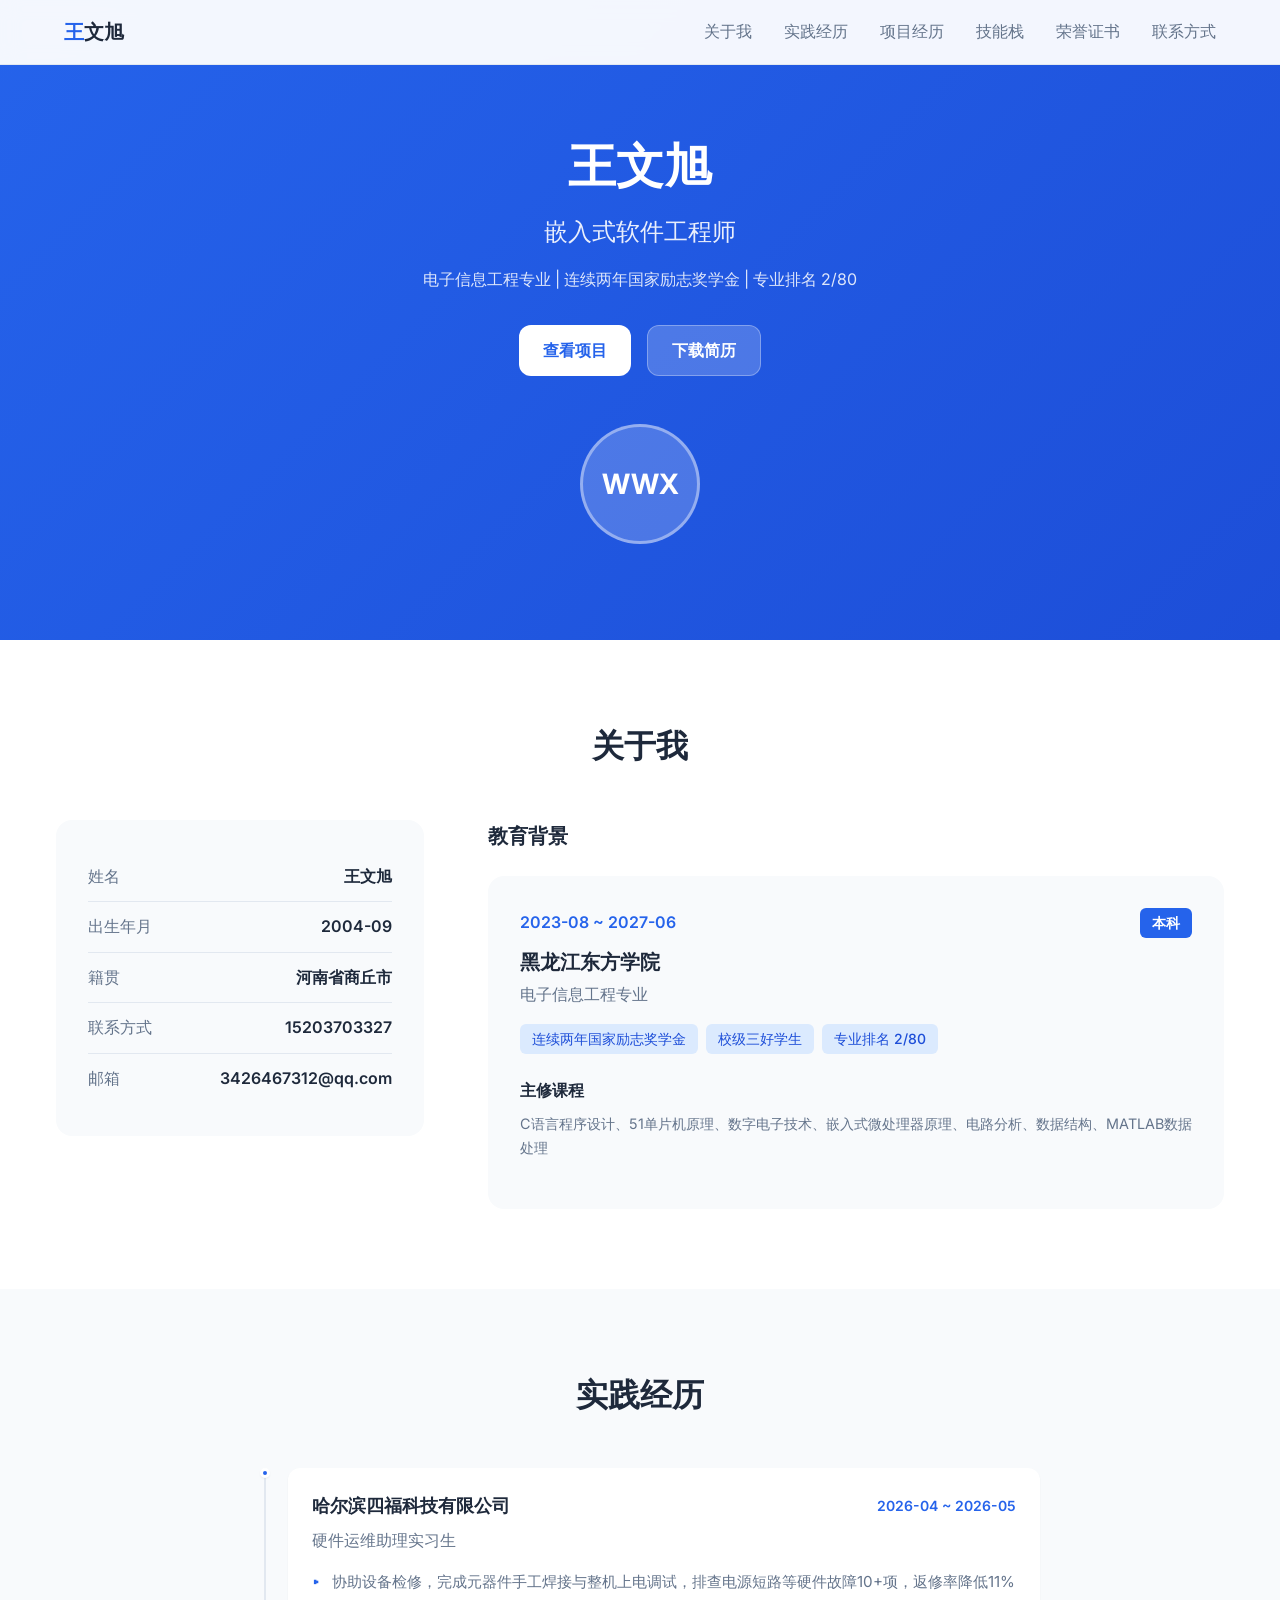
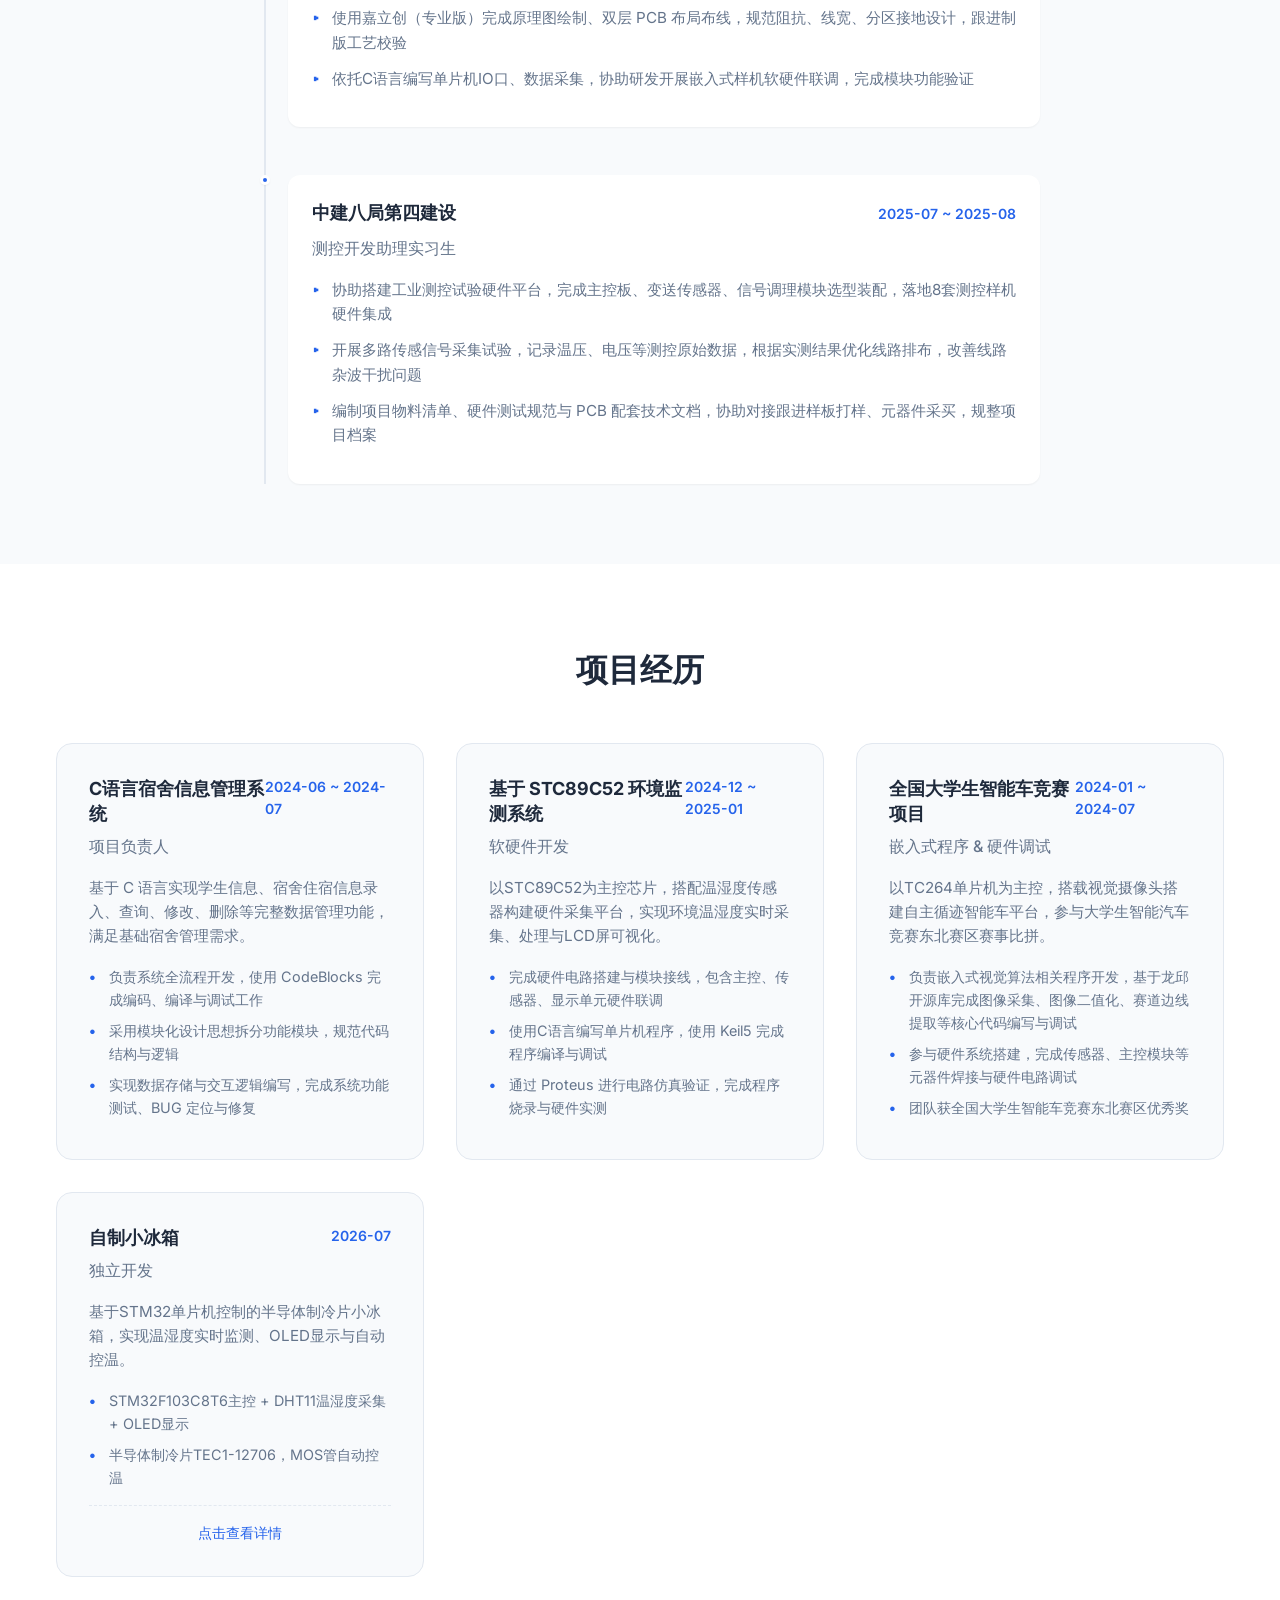
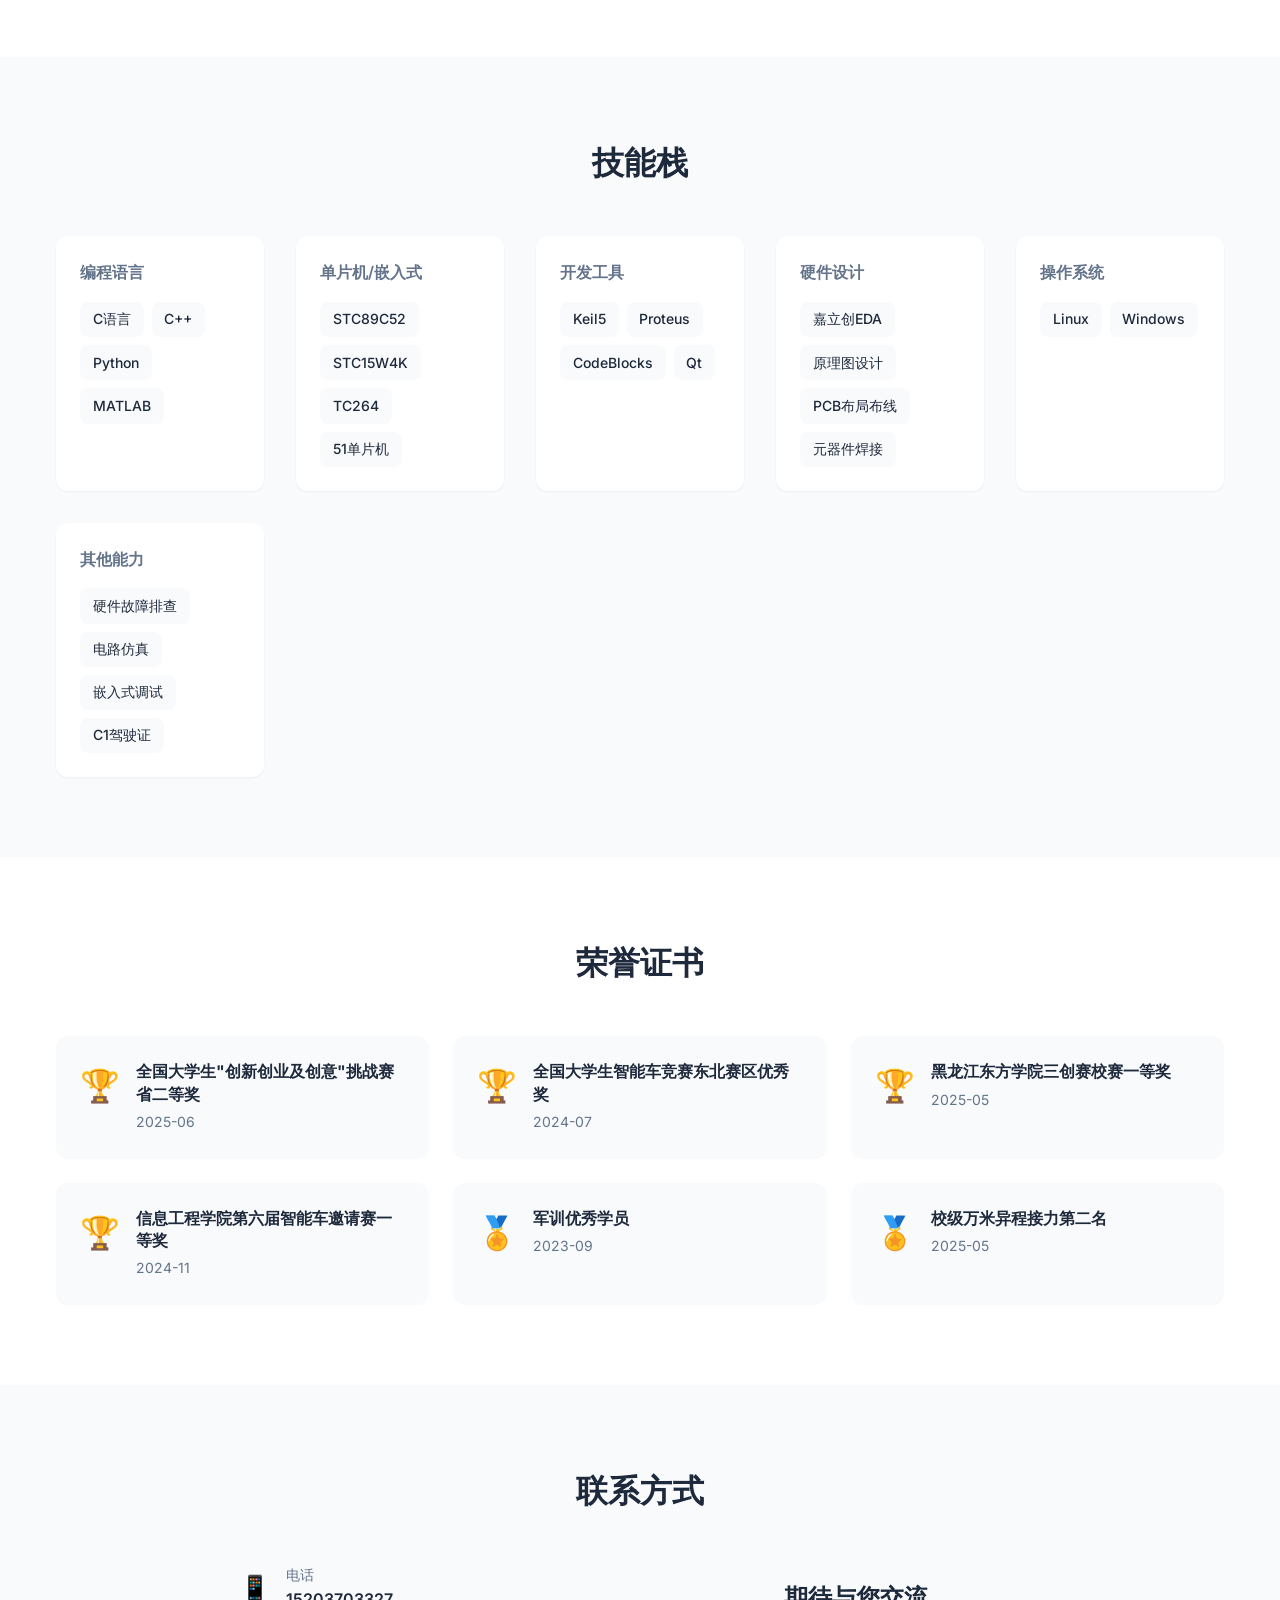
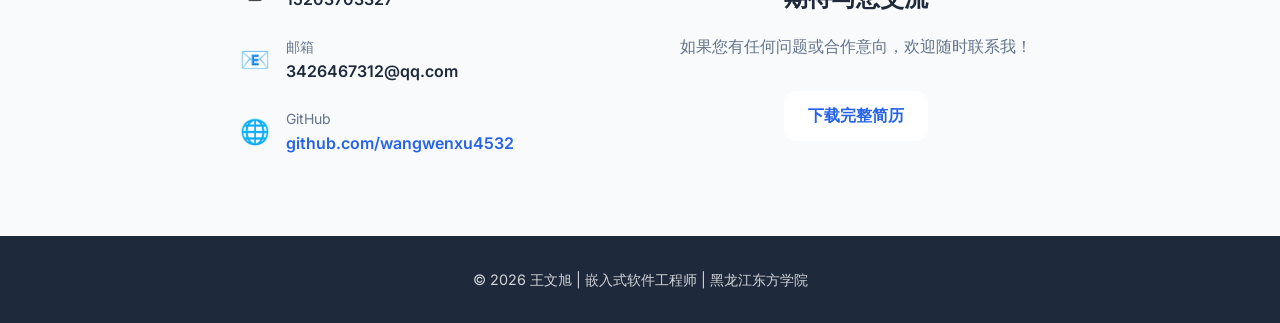
<file: index.html>
<!DOCTYPE html>
<html lang="zh-CN">
<head>
    <meta charset="UTF-8">
    <meta name="viewport" content="width=device-width, initial-scale=1.0">
    <meta name="description" content="王文旭 - 嵌入式软件工程师 | 电子信息工程 | 个人简历">
    <title>王文旭 - 嵌入式软件工程师</title>
    <link rel="stylesheet" href="css/style.css">
    <link rel="preconnect" href="https://fonts.googleapis.com">
    <link rel="preconnect" href="https://fonts.gstatic.com" crossorigin>
    <link href="https://fonts.googleapis.com/css2?family=Inter:wght@300;400;500;600;700&display=swap" rel="stylesheet">
</head>
<body>
    <nav class="navbar" id="navbar">
        <div class="container">
            <a href="#" class="navbar-logo">王<span>文旭</span></a>
            <ul class="navbar-menu" id="navbarMenu">
                <li><a href="#about" class="nav-link">关于我</a></li>
                <li><a href="#experience" class="nav-link">实践经历</a></li>
                <li><a href="#projects" class="nav-link">项目经历</a></li>
                <li><a href="#skills" class="nav-link">技能栈</a></li>
                <li><a href="#awards" class="nav-link">荣誉证书</a></li>
                <li><a href="#contact" class="nav-link">联系方式</a></li>
            </ul>
            <button class="navbar-toggle" id="navbarToggle">
                <span></span>
                <span></span>
                <span></span>
            </button>
        </div>
    </nav>

    <section class="hero" id="hero">
        <div class="container">
            <div class="hero-content">
                <div class="hero-text">
                    <h1 class="hero-name">王文旭</h1>
                    <h2 class="hero-title">嵌入式软件工程师</h2>
                    <p class="hero-desc">电子信息工程专业 | 连续两年国家励志奖学金 | 专业排名 2/80</p>
                    <div class="hero-buttons">
                        <a href="#projects" class="btn btn-primary">查看项目</a>
                        <a href="assets/resume.pdf" download class="btn btn-secondary">下载简历</a>
                    </div>
                </div>
                <div class="hero-avatar">
                    <div class="avatar-circle">
                        <span>WWX</span>
                    </div>
                </div>
            </div>
        </div>
    </section>

    <section class="about" id="about">
        <div class="container">
            <h2 class="section-title">关于我</h2>
            <div class="about-content">
                <div class="about-info">
                    <div class="info-item">
                        <span class="info-label">姓名</span>
                        <span class="info-value">王文旭</span>
                    </div>
                    <div class="info-item">
                        <span class="info-label">出生年月</span>
                        <span class="info-value">2004-09</span>
                    </div>
                    <div class="info-item">
                        <span class="info-label">籍贯</span>
                        <span class="info-value">河南省商丘市</span>
                    </div>
                    <div class="info-item">
                        <span class="info-label">联系方式</span>
                        <span class="info-value">15203703327</span>
                    </div>
                    <div class="info-item">
                        <span class="info-label">邮箱</span>
                        <span class="info-value">3426467312@qq.com</span>
                    </div>
                </div>
                <div class="about-education">
                    <h3>教育背景</h3>
                    <div class="education-item">
                        <div class="education-header">
                            <span class="education-date">2023-08 ~ 2027-06</span>
                            <span class="education-degree">本科</span>
                        </div>
                        <h4>黑龙江东方学院</h4>
                        <p>电子信息工程专业</p>
                        <div class="education-highlights">
                            <span class="highlight-badge">连续两年国家励志奖学金</span>
                            <span class="highlight-badge">校级三好学生</span>
                            <span class="highlight-badge">专业排名 2/80</span>
                        </div>
                        <div class="education-courses">
                            <h5>主修课程</h5>
                            <p>C语言程序设计、51单片机原理、数字电子技术、嵌入式微处理器原理、电路分析、数据结构、MATLAB数据处理</p>
                        </div>
                    </div>
                </div>
            </div>
        </div>
    </section>

    <section class="experience" id="experience">
        <div class="container">
            <h2 class="section-title">实践经历</h2>
            <div class="timeline">
                <div class="timeline-item">
                    <div class="timeline-dot"></div>
                    <div class="timeline-content">
                        <div class="timeline-header">
                            <h3>哈尔滨四福科技有限公司</h3>
                            <span class="timeline-date">2026-04 ~ 2026-05</span>
                        </div>
                        <p class="timeline-position">硬件运维助理实习生</p>
                        <ul class="timeline-list">
                            <li>协助设备检修，完成元器件手工焊接与整机上电调试，排查电源短路等硬件故障10+项，返修率降低11%</li>
                            <li>使用嘉立创（专业版）完成原理图绘制、双层 PCB 布局布线，规范阻抗、线宽、分区接地设计，跟进制版工艺校验</li>
                            <li>依托C语言编写单片机IO口、数据采集，协助研发开展嵌入式样机软硬件联调，完成模块功能验证</li>
                        </ul>
                    </div>
                </div>
                <div class="timeline-item">
                    <div class="timeline-dot"></div>
                    <div class="timeline-content">
                        <div class="timeline-header">
                            <h3>中建八局第四建设</h3>
                            <span class="timeline-date">2025-07 ~ 2025-08</span>
                        </div>
                        <p class="timeline-position">测控开发助理实习生</p>
                        <ul class="timeline-list">
                            <li>协助搭建工业测控试验硬件平台，完成主控板、变送传感器、信号调理模块选型装配，落地8套测控样机硬件集成</li>
                            <li>开展多路传感信号采集试验，记录温压、电压等测控原始数据，根据实测结果优化线路排布，改善线路杂波干扰问题</li>
                            <li>编制项目物料清单、硬件测试规范与 PCB 配套技术文档，协助对接跟进样板打样、元器件采买，规整项目档案</li>
                        </ul>
                    </div>
                </div>
            </div>
        </div>
    </section>

    <section class="projects" id="projects">
        <div class="container">
            <h2 class="section-title">项目经历</h2>
            <div class="projects-grid">
                <div class="project-card">
                    <div class="project-header">
                        <h3>C语言宿舍信息管理系统</h3>
                        <span class="project-date">2024-06 ~ 2024-07</span>
                    </div>
                    <p class="project-role">项目负责人</p>
                    <p class="project-desc">基于 C 语言实现学生信息、宿舍住宿信息录入、查询、修改、删除等完整数据管理功能，满足基础宿舍管理需求。</p>
                    <ul class="project-list">
                        <li>负责系统全流程开发，使用 CodeBlocks 完成编码、编译与调试工作</li>
                        <li>采用模块化设计思想拆分功能模块，规范代码结构与逻辑</li>
                        <li>实现数据存储与交互逻辑编写，完成系统功能测试、BUG 定位与修复</li>
                    </ul>
                </div>
                <div class="project-card">
                    <div class="project-header">
                        <h3>基于 STC89C52 环境监测系统</h3>
                        <span class="project-date">2024-12 ~ 2025-01</span>
                    </div>
                    <p class="project-role">软硬件开发</p>
                    <p class="project-desc">以STC89C52为主控芯片，搭配温湿度传感器构建硬件采集平台，实现环境温湿度实时采集、处理与LCD屏可视化。</p>
                    <ul class="project-list">
                        <li>完成硬件电路搭建与模块接线，包含主控、传感器、显示单元硬件联调</li>
                        <li>使用C语言编写单片机程序，使用 Keil5 完成程序编译与调试</li>
                        <li>通过 Proteus 进行电路仿真验证，完成程序烧录与硬件实测</li>
                    </ul>
                </div>
                <div class="project-card">
                    <div class="project-header">
                        <h3>全国大学生智能车竞赛项目</h3>
                        <span class="project-date">2024-01 ~ 2024-07</span>
                    </div>
                    <p class="project-role">嵌入式程序 & 硬件调试</p>
                    <p class="project-desc">以TC264单片机为主控，搭载视觉摄像头搭建自主循迹智能车平台，参与大学生智能汽车竞赛东北赛区赛事比拼。</p>
                    <ul class="project-list">
                        <li>负责嵌入式视觉算法相关程序开发，基于龙邱开源库完成图像采集、图像二值化、赛道边线提取等核心代码编写与调试</li>
                        <li>参与硬件系统搭建，完成传感器、主控模块等元器件焊接与硬件电路调试</li>
                        <li>团队获全国大学生智能车竞赛东北赛区优秀奖</li>
                    </ul>
                </div>
                <div class="project-card" data-project="fridge" style="cursor: pointer;">
                    <div class="project-header">
                        <h3>自制小冰箱</h3>
                        <span class="project-date">2026-07</span>
                    </div>
                    <p class="project-role">独立开发</p>
                    <p class="project-desc">基于STM32单片机控制的半导体制冷片小冰箱，实现温湿度实时监测、OLED显示与自动控温。</p>
                    <ul class="project-list">
                        <li>STM32F103C8T6主控 + DHT11温湿度采集 + OLED显示</li>
                        <li>半导体制冷片TEC1-12706，MOS管自动控温</li>
                    </ul>
                    <div class="project-view-hint">点击查看详情</div>
                </div>
            </div>
        </div>
    </section>

    <section class="skills" id="skills">
        <div class="container">
            <h2 class="section-title">技能栈</h2>
            <div class="skills-grid">
                <div class="skill-category">
                    <h3>编程语言</h3>
                    <div class="skills-list">
                        <span class="skill-tag">C语言</span>
                        <span class="skill-tag">C++</span>
                        <span class="skill-tag">Python</span>
                        <span class="skill-tag">MATLAB</span>
                    </div>
                </div>
                <div class="skill-category">
                    <h3>单片机/嵌入式</h3>
                    <div class="skills-list">
                        <span class="skill-tag">STC89C52</span>
                        <span class="skill-tag">STC15W4K</span>
                        <span class="skill-tag">TC264</span>
                        <span class="skill-tag">51单片机</span>
                    </div>
                </div>
                <div class="skill-category">
                    <h3>开发工具</h3>
                    <div class="skills-list">
                        <span class="skill-tag">Keil5</span>
                        <span class="skill-tag">Proteus</span>
                        <span class="skill-tag">CodeBlocks</span>
                        <span class="skill-tag">Qt</span>
                    </div>
                </div>
                <div class="skill-category">
                    <h3>硬件设计</h3>
                    <div class="skills-list">
                        <span class="skill-tag">嘉立创EDA</span>
                        <span class="skill-tag">原理图设计</span>
                        <span class="skill-tag">PCB布局布线</span>
                        <span class="skill-tag">元器件焊接</span>
                    </div>
                </div>
                <div class="skill-category">
                    <h3>操作系统</h3>
                    <div class="skills-list">
                        <span class="skill-tag">Linux</span>
                        <span class="skill-tag">Windows</span>
                    </div>
                </div>
                <div class="skill-category">
                    <h3>其他能力</h3>
                    <div class="skills-list">
                        <span class="skill-tag">硬件故障排查</span>
                        <span class="skill-tag">电路仿真</span>
                        <span class="skill-tag">嵌入式调试</span>
                        <span class="skill-tag">C1驾驶证</span>
                    </div>
                </div>
            </div>
        </div>
    </section>

    <section class="awards" id="awards">
        <div class="container">
            <h2 class="section-title">荣誉证书</h2>
            <div class="awards-grid">
                <div class="award-item">
                    <div class="award-icon">🏆</div>
                    <div class="award-content">
                        <h4>全国大学生"创新创业及创意"挑战赛省二等奖</h4>
                        <span class="award-date">2025-06</span>
                    </div>
                </div>
                <div class="award-item">
                    <div class="award-icon">🏆</div>
                    <div class="award-content">
                        <h4>全国大学生智能车竞赛东北赛区优秀奖</h4>
                        <span class="award-date">2024-07</span>
                    </div>
                </div>
                <div class="award-item">
                    <div class="award-icon">🏆</div>
                    <div class="award-content">
                        <h4>黑龙江东方学院三创赛校赛一等奖</h4>
                        <span class="award-date">2025-05</span>
                    </div>
                </div>
                <div class="award-item">
                    <div class="award-icon">🏆</div>
                    <div class="award-content">
                        <h4>信息工程学院第六届智能车邀请赛一等奖</h4>
                        <span class="award-date">2024-11</span>
                    </div>
                </div>
                <div class="award-item">
                    <div class="award-icon">🏅</div>
                    <div class="award-content">
                        <h4>军训优秀学员</h4>
                        <span class="award-date">2023-09</span>
                    </div>
                </div>
                <div class="award-item">
                    <div class="award-icon">🏅</div>
                    <div class="award-content">
                        <h4>校级万米异程接力第二名</h4>
                        <span class="award-date">2025-05</span>
                    </div>
                </div>
            </div>
        </div>
    </section>

    <section class="contact" id="contact">
        <div class="container">
            <h2 class="section-title">联系方式</h2>
            <div class="contact-content">
                <div class="contact-info">
                    <div class="contact-item">
                        <span class="contact-icon">📱</span>
                        <div class="contact-text">
                            <span class="contact-label">电话</span>
                            <span class="contact-value">15203703327</span>
                        </div>
                    </div>
                    <div class="contact-item">
                        <span class="contact-icon">📧</span>
                        <div class="contact-text">
                            <span class="contact-label">邮箱</span>
                            <span class="contact-value">3426467312@qq.com</span>
                        </div>
                    </div>
                    <div class="contact-item">
                        <span class="contact-icon">🌐</span>
                        <div class="contact-text">
                            <span class="contact-label">GitHub</span>
                            <span class="contact-value"><a href="https://github.com/wangwenxu4532" target="_blank">github.com/wangwenxu4532</a></span>
                        </div>
                    </div>
                </div>
                <div class="contact-action">
                    <h3>期待与您交流</h3>
                    <p>如果您有任何问题或合作意向，欢迎随时联系我！</p>
                    <a href="assets/resume.pdf" download class="btn btn-primary">下载完整简历</a>
                </div>
            </div>
        </div>
    </section>

    <footer class="footer">
        <div class="container">
            <p>&copy; 2026 王文旭 | 嵌入式软件工程师 | 黑龙江东方学院</p>
        </div>
    </footer>

    <!-- 项目详情弹窗 -->
    <div class="modal" id="projectModal">
        <div class="modal-overlay"></div>
        <div class="modal-container">
            <div class="modal-header">
                <h2 class="modal-title">自制小冰箱</h2>
                <button class="modal-close" id="modalClose">&times;</button>
            </div>
            <div class="modal-content">
                <div class="modal-section">
                    <h3>项目介绍</h3>
                    <p>基于STM32F103C8T6单片机控制的半导体制冷片小冰箱，实现温湿度实时监测与自动控温。通过DHT11温湿度传感器采集箱内数据，根据设定温度阈值通过MOS管自动启停制冷片，同时配合0.96寸OLED显示屏实时显示当前温湿度与工作状态。配备按键模块用于温度阈值调节。</p>
                </div>

                <div class="modal-section">
                    <h3>实物展示</h3>
                    <div class="modal-images" id="fridgeImages">
                        <img src="assets/fridge/photo1.jpg" alt="自制小冰箱实物图" class="fridge-photo">
                    </div>
                </div>

                <div class="modal-section">
                    <h3>接线清单</h3>
                    <div class="wiring-section">
                        <h4>一、STM32 引脚连接（杜邦线）</h4>
                        <div class="bom-table-wrapper">
                            <table class="bom-table">
                                <thead>
                                    <tr>
                                        <th>STM32 引脚</th>
                                        <th>目标模块</th>
                                        <th>目标引脚</th>
                                        <th>说明</th>
                                    </tr>
                                </thead>
                                <tbody>
                                    <tr><td>5V</td><td>OLED</td><td>VCC</td><td>供电</td></tr>
                                    <tr><td>5V</td><td>DHT11</td><td>VCC</td><td>供电</td></tr>
                                    <tr><td>GND</td><td>OLED</td><td>GND</td><td>共地</td></tr>
                                    <tr><td>GND</td><td>DHT11</td><td>GND</td><td>共地</td></tr>
                                    <tr><td>GND</td><td>LR7843 模块</td><td>GND（信号侧）</td><td>共地</td></tr>
                                    <tr><td>GND</td><td>按键+</td><td>G</td><td>共地</td></tr>
                                    <tr><td>GND</td><td>按键-</td><td>G</td><td>共地</td></tr>
                                    <tr><td>PB6</td><td>OLED</td><td>SCL</td><td>I2C 时钟线</td></tr>
                                    <tr><td>PB7</td><td>OLED</td><td>SDA</td><td>I2C 数据线</td></tr>
                                    <tr><td>PA0</td><td>DHT11</td><td>DATA</td><td>温湿度数据</td></tr>
                                    <tr><td>PA1</td><td>按键+</td><td>S（信号）</td><td>温度加</td></tr>
                                    <tr><td>PA2</td><td>按键-</td><td>S（信号）</td><td>温度减</td></tr>
                                    <tr><td>PA6</td><td>LR7843 模块</td><td>SIG（信号输入）</td><td>PWM 控温</td></tr>
                                </tbody>
                            </table>
                        </div>

                        <h4>二、引脚功能速查</h4>
                        <div class="modal-specs">
                            <div class="spec-item">
                                <span class="spec-label">PA0</span>
                                <span class="spec-value">DHT11 温度传感器</span>
                            </div>
                            <div class="spec-item">
                                <span class="spec-label">PA1</span>
                                <span class="spec-value">按键 +（温度加）</span>
                            </div>
                            <div class="spec-item">
                                <span class="spec-label">PA2</span>
                                <span class="spec-value">按键 -（温度减）</span>
                            </div>
                            <div class="spec-item">
                                <span class="spec-label">PA6</span>
                                <span class="spec-value">PWM → MOS 模块控温</span>
                            </div>
                            <div class="spec-item">
                                <span class="spec-label">PB6</span>
                                <span class="spec-value">OLED I2C 时钟 SCL</span>
                            </div>
                            <div class="spec-item">
                                <span class="spec-label">PB7</span>
                                <span class="spec-value">OLED I2C 数据 SDA</span>
                            </div>
                        </div>

                        <h4>三、12V 大电流回路</h4>
                        <div class="wiring-note">
                            <p>🔌 12V电源适配器 → DC005母座 → LR7843模块 → 制冷片 + 散热风扇</p>
                            <p>⚠️ <strong>注意：</strong>12V 回路用螺丝刀拧紧，不经过面包板；LR7843 的 GND 必须和 STM32 的 GND 共地</p>
                        </div>

                        <h4>四、推荐接线顺序</h4>
                        <ol class="wiring-steps">
                            <li>面包板插好，供电轨接 5V 和 GND</li>
                            <li>OLED ← 5V / GND / PB6 / PB7</li>
                            <li>DHT11 ← 5V / GND / PA0</li>
                            <li>按键+ ← GND / PA1</li>
                            <li>按键- ← GND / PA2</li>
                            <li>LR7843 信号端 ← PA6 / GND（杜邦线）</li>
                            <li>LR7843 功率端 ← DC005 / 制冷片 / 风扇（螺丝刀拧）</li>
                            <li>STM32 USB 供电，确认 OLED 亮起</li>
                            <li><strong>最后一步：</strong>插上 12V 电源</li>
                        </ol>
                    </div>
                </div>

                <div class="modal-section">
                    <h3>物料清单 (BOM)</h3>
                    <div class="bom-table-wrapper">
                        <table class="bom-table">
                            <thead>
                                <tr>
                                    <th>序号</th>
                                    <th>元器件名称</th>
                                    <th>规格/型号</th>
                                    <th>数量</th>
                                    <th>参考价格</th>
                                </tr>
                            </thead>
                            <tbody>
                                <tr>
                                    <td>1</td>
                                    <td>主控开发板</td>
                                    <td>STM32F103C8T6 最小系统板</td>
                                    <td>1</td>
                                    <td>¥8.61</td>
                                </tr>
                                <tr>
                                    <td>2</td>
                                    <td>仿真下载器</td>
                                    <td>ST-LINK V2</td>
                                    <td>1</td>
                                    <td>¥9.76</td>
                                </tr>
                                <tr>
                                    <td>3</td>
                                    <td>温湿度传感器</td>
                                    <td>DHT11 模块</td>
                                    <td>1</td>
                                    <td>¥5.07</td>
                                </tr>
                                <tr>
                                    <td>4</td>
                                    <td>显示模块</td>
                                    <td>0.96寸 OLED显示屏 4针脚 SPI</td>
                                    <td>1</td>
                                    <td>¥10.35</td>
                                </tr>
                                <tr>
                                    <td>5</td>
                                    <td>半导体制冷片</td>
                                    <td>TEC1-12706 (40*40mm) 12V</td>
                                    <td>1</td>
                                    <td>¥11.81</td>
                                </tr>
                                <tr>
                                    <td>6</td>
                                    <td>制冷片散热片</td>
                                    <td>60*45mm 导冷块散热片</td>
                                    <td>1</td>
                                    <td>¥3.60</td>
                                </tr>
                                <tr>
                                    <td>7</td>
                                    <td>散热风扇</td>
                                    <td>寒冰100 CPU散热器 纯铜双铜管</td>
                                    <td>1</td>
                                    <td>¥16.90</td>
                                </tr>
                                <tr>
                                    <td>8</td>
                                    <td>MOS管驱动模块</td>
                                    <td>LR7843 隔离MOSFET场效应管</td>
                                    <td>1</td>
                                    <td>¥4.15</td>
                                </tr>
                                <tr>
                                    <td>9</td>
                                    <td>按键模块</td>
                                    <td>轻触开关/微动开关模块</td>
                                    <td>2</td>
                                    <td>¥3.42</td>
                                </tr>
                                <tr>
                                    <td>10</td>
                                    <td>电源模块</td>
                                    <td>120W 12V10A 开关电源</td>
                                    <td>1</td>
                                    <td>¥40.00</td>
                                </tr>
                                <tr>
                                    <td>11</td>
                                    <td>面包板</td>
                                    <td>830孔 MB-102</td>
                                    <td>1</td>
                                    <td>¥5.05</td>
                                </tr>
                                <tr>
                                    <td>12</td>
                                    <td>杜邦线</td>
                                    <td>10cm 母对母+公对母+公对公</td>
                                    <td>1套</td>
                                    <td>¥9.06</td>
                                </tr>
                                <tr>
                                    <td>13</td>
                                    <td>DC电源插座</td>
                                    <td>DC-005 5.5-2.1mm</td>
                                    <td>10个</td>
                                    <td>¥2.30</td>
                                </tr>
                                <tr>
                                    <td>14</td>
                                    <td>导热硅脂</td>
                                    <td>GD33 白色 7g</td>
                                    <td>1支</td>
                                    <td>¥2.91</td>
                                </tr>
                                <tr>
                                    <td>15</td>
                                    <td>保温箱体</td>
                                    <td>泡沫箱 (保温隔热)</td>
                                    <td>1个</td>
                                    <td>¥-</td>
                                </tr>
                            </tbody>
                            <tfoot>
                                <tr>
                                    <td colspan="4" style="text-align:right; font-weight:600;">合计 (参考)</td>
                                    <td style="font-weight:700; color:var(--primary-color);">¥133.04</td>
                                </tr>
                            </tfoot>
                        </table>
                    </div>
                </div>

                <div class="modal-section">
                    <h3>下载资料</h3>
                    <div class="modal-downloads">
                        <a href="assets/fridge/code.zip" download class="download-item">
                            <span class="download-icon">�</span>
                            <span class="download-text">
                                <strong>完整项目资料包</strong>
                                <small>源代码 + 接线清单 + 物料清单</small>
                            </span>
                        </a>
                    </div>
                </div>

                <div class="modal-section">
                    <h3>技术参数</h3>
                    <div class="modal-specs">
                        <div class="spec-item">
                            <span class="spec-label">主控芯片</span>
                            <span class="spec-value">STM32F103C8T6</span>
                        </div>
                        <div class="spec-item">
                            <span class="spec-label">温湿度传感器</span>
                            <span class="spec-value">DHT11</span>
                        </div>
                        <div class="spec-item">
                            <span class="spec-label">显示模块</span>
                            <span class="spec-value">0.96寸 OLED</span>
                        </div>
                        <div class="spec-item">
                            <span class="spec-label">制冷方式</span>
                            <span class="spec-value">半导体制冷片 TEC1-12706</span>
                        </div>
                        <div class="spec-item">
                            <span class="spec-label">供电电源</span>
                            <span class="spec-value">12V DC / 10A</span>
                        </div>
                        <div class="spec-item">
                            <span class="spec-label">控制方式</span>
                            <span class="spec-value">MOS管自动开关控制</span>
                        </div>
                    </div>
                </div>
            </div>
        </div>
    </div>

    <script src="js/main.js"></script>
</body>
</html>
</file>
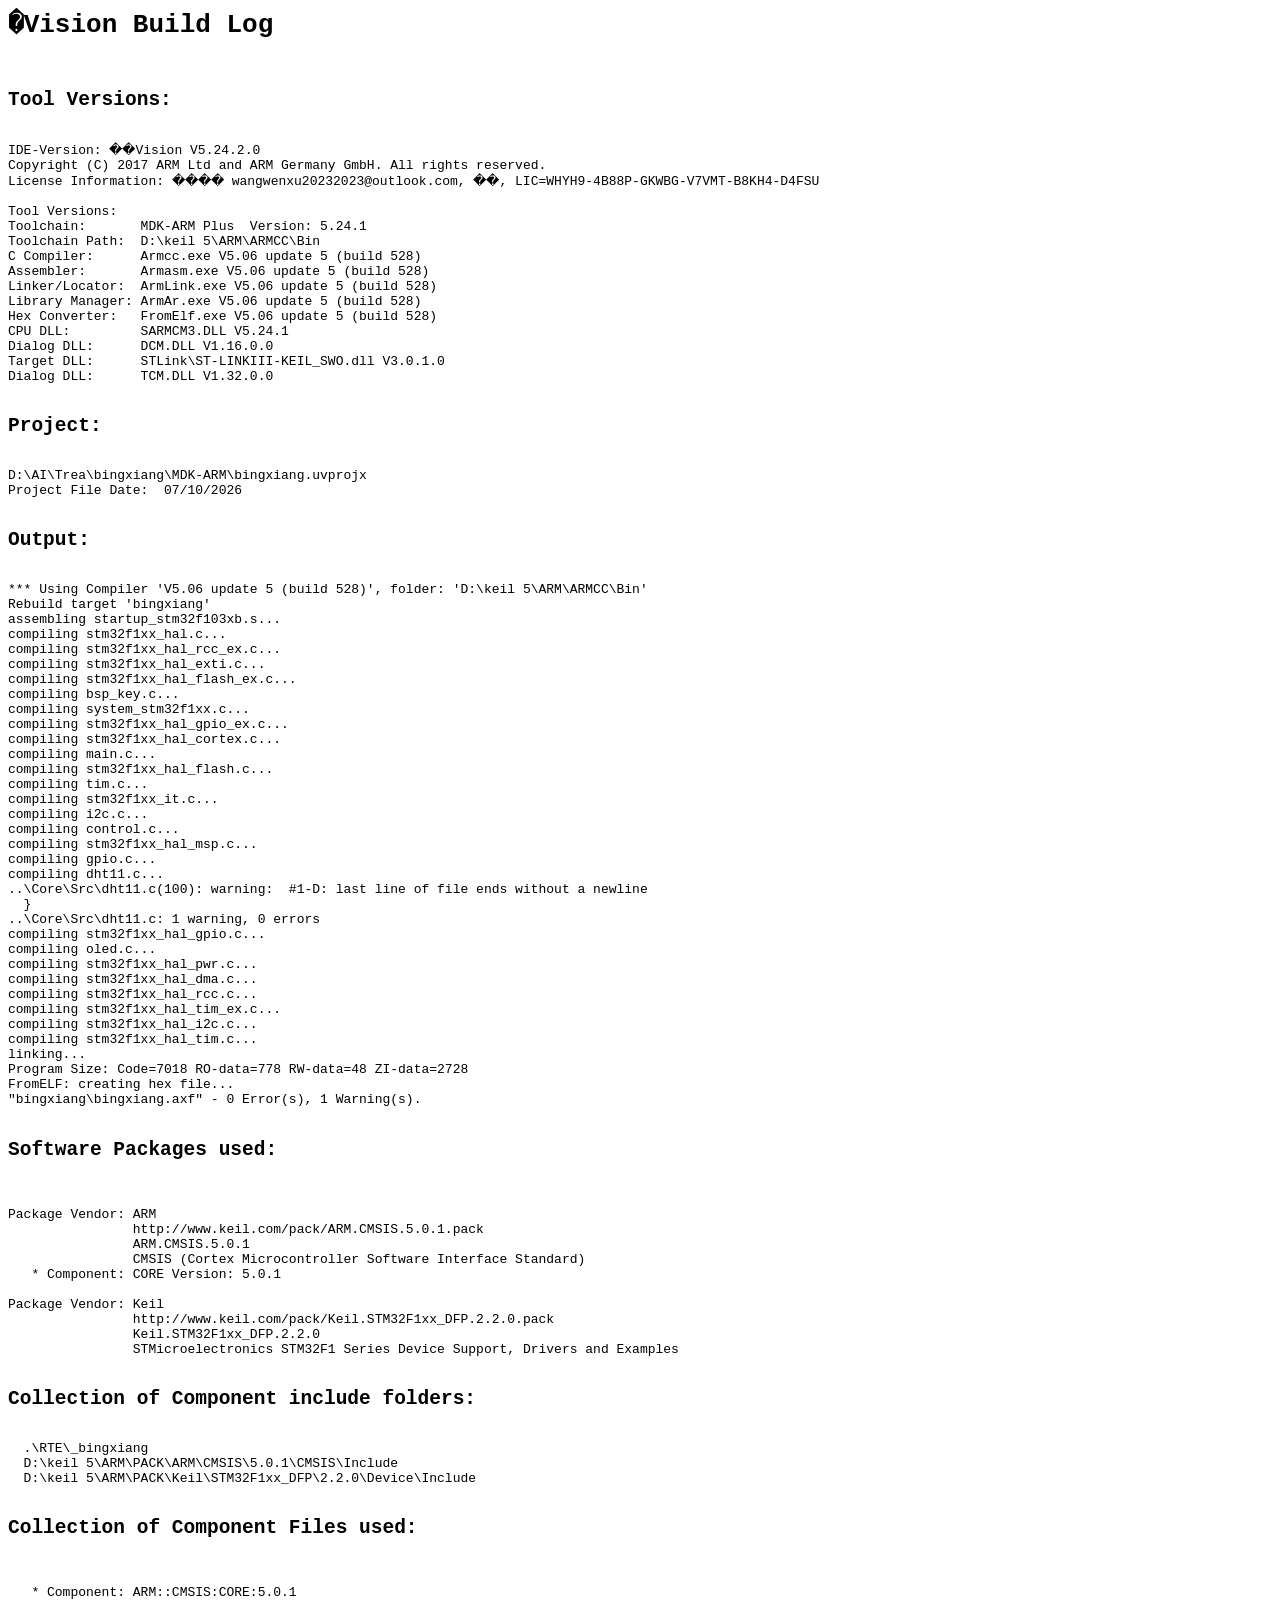
<file: assets/fridge/小冰箱/bingxiang/MDK-ARM/bingxiang/bingxiang.build_log.htm>
<html>
<body>
<pre>
<h1>�Vision Build Log</h1>
<h2>Tool Versions:</h2>
IDE-Version: ��Vision V5.24.2.0
Copyright (C) 2017 ARM Ltd and ARM Germany GmbH. All rights reserved.
License Information: ���� wangwenxu20232023@outlook.com, ��, LIC=WHYH9-4B88P-GKWBG-V7VMT-B8KH4-D4FSU
 
Tool Versions:
Toolchain:       MDK-ARM Plus  Version: 5.24.1
Toolchain Path:  D:\keil 5\ARM\ARMCC\Bin
C Compiler:      Armcc.exe V5.06 update 5 (build 528)
Assembler:       Armasm.exe V5.06 update 5 (build 528)
Linker/Locator:  ArmLink.exe V5.06 update 5 (build 528)
Library Manager: ArmAr.exe V5.06 update 5 (build 528)
Hex Converter:   FromElf.exe V5.06 update 5 (build 528)
CPU DLL:         SARMCM3.DLL V5.24.1
Dialog DLL:      DCM.DLL V1.16.0.0
Target DLL:      STLink\ST-LINKIII-KEIL_SWO.dll V3.0.1.0
Dialog DLL:      TCM.DLL V1.32.0.0
 
<h2>Project:</h2>
D:\AI\Trea\bingxiang\MDK-ARM\bingxiang.uvprojx
Project File Date:  07/10/2026

<h2>Output:</h2>
*** Using Compiler 'V5.06 update 5 (build 528)', folder: 'D:\keil 5\ARM\ARMCC\Bin'
Rebuild target 'bingxiang'
assembling startup_stm32f103xb.s...
compiling stm32f1xx_hal.c...
compiling stm32f1xx_hal_rcc_ex.c...
compiling stm32f1xx_hal_exti.c...
compiling stm32f1xx_hal_flash_ex.c...
compiling bsp_key.c...
compiling system_stm32f1xx.c...
compiling stm32f1xx_hal_gpio_ex.c...
compiling stm32f1xx_hal_cortex.c...
compiling main.c...
compiling stm32f1xx_hal_flash.c...
compiling tim.c...
compiling stm32f1xx_it.c...
compiling i2c.c...
compiling control.c...
compiling stm32f1xx_hal_msp.c...
compiling gpio.c...
compiling dht11.c...
..\Core\Src\dht11.c(100): warning:  #1-D: last line of file ends without a newline
  }
..\Core\Src\dht11.c: 1 warning, 0 errors
compiling stm32f1xx_hal_gpio.c...
compiling oled.c...
compiling stm32f1xx_hal_pwr.c...
compiling stm32f1xx_hal_dma.c...
compiling stm32f1xx_hal_rcc.c...
compiling stm32f1xx_hal_tim_ex.c...
compiling stm32f1xx_hal_i2c.c...
compiling stm32f1xx_hal_tim.c...
linking...
Program Size: Code=7018 RO-data=778 RW-data=48 ZI-data=2728  
FromELF: creating hex file...
"bingxiang\bingxiang.axf" - 0 Error(s), 1 Warning(s).

<h2>Software Packages used:</h2>

Package Vendor: ARM
                http://www.keil.com/pack/ARM.CMSIS.5.0.1.pack
                ARM.CMSIS.5.0.1
                CMSIS (Cortex Microcontroller Software Interface Standard)
   * Component: CORE Version: 5.0.1

Package Vendor: Keil
                http://www.keil.com/pack/Keil.STM32F1xx_DFP.2.2.0.pack
                Keil.STM32F1xx_DFP.2.2.0
                STMicroelectronics STM32F1 Series Device Support, Drivers and Examples

<h2>Collection of Component include folders:</h2>
  .\RTE\_bingxiang
  D:\keil 5\ARM\PACK\ARM\CMSIS\5.0.1\CMSIS\Include
  D:\keil 5\ARM\PACK\Keil\STM32F1xx_DFP\2.2.0\Device\Include

<h2>Collection of Component Files used:</h2>

   * Component: ARM::CMSIS:CORE:5.0.1
Build Time Elapsed:  00:00:03
</pre>
</body>
</html>
</file>
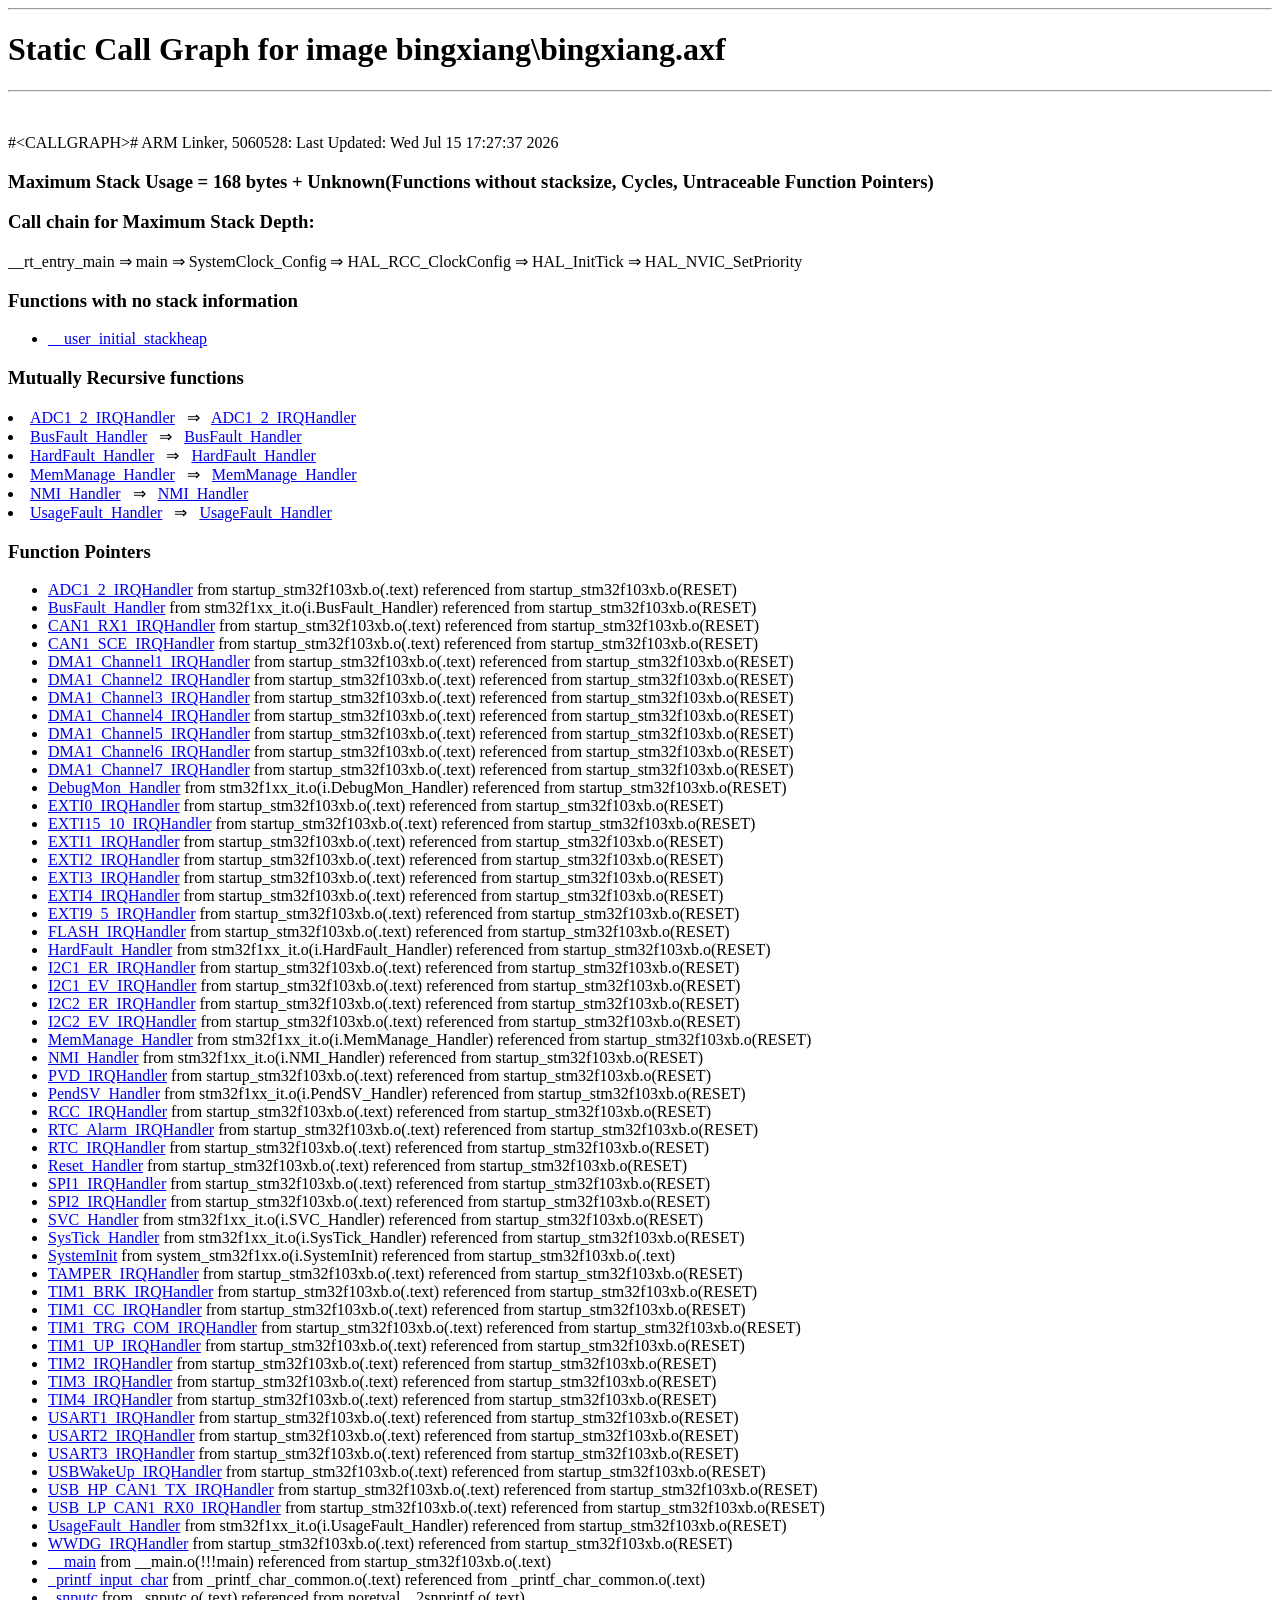
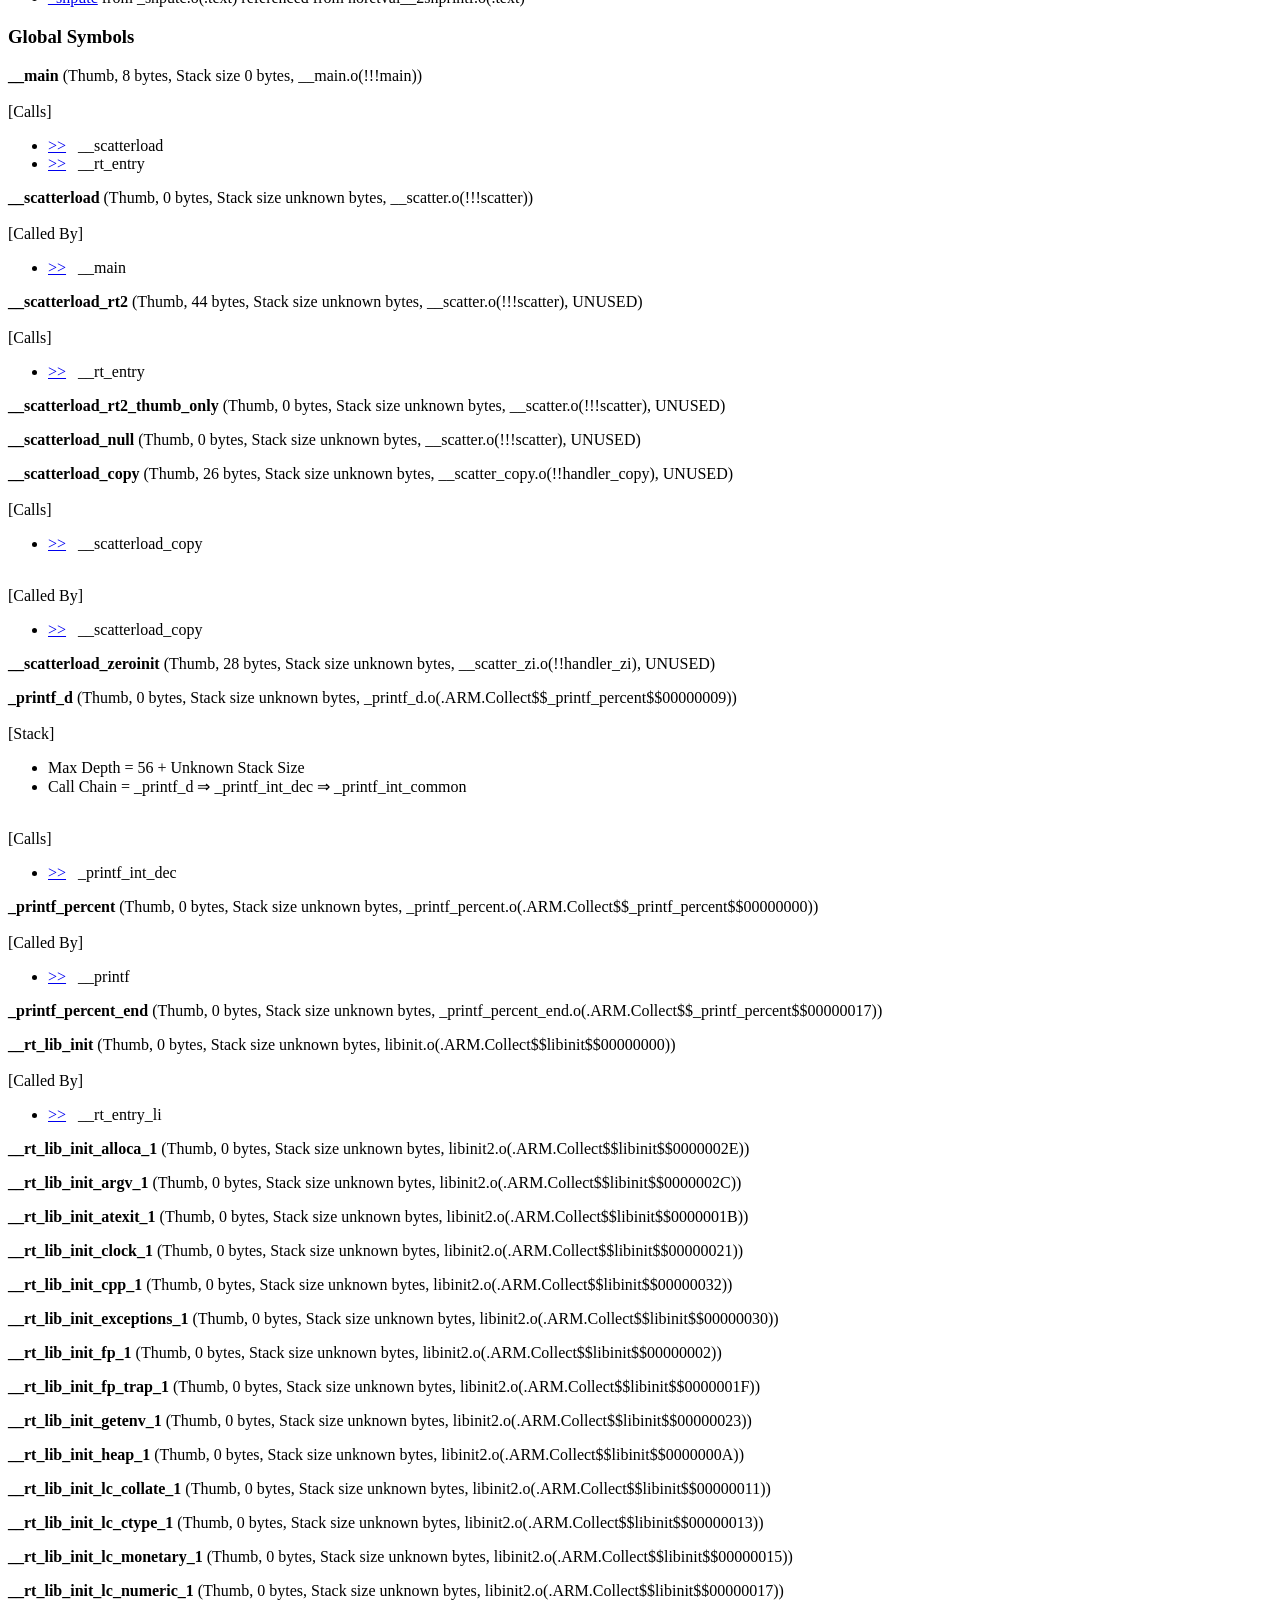
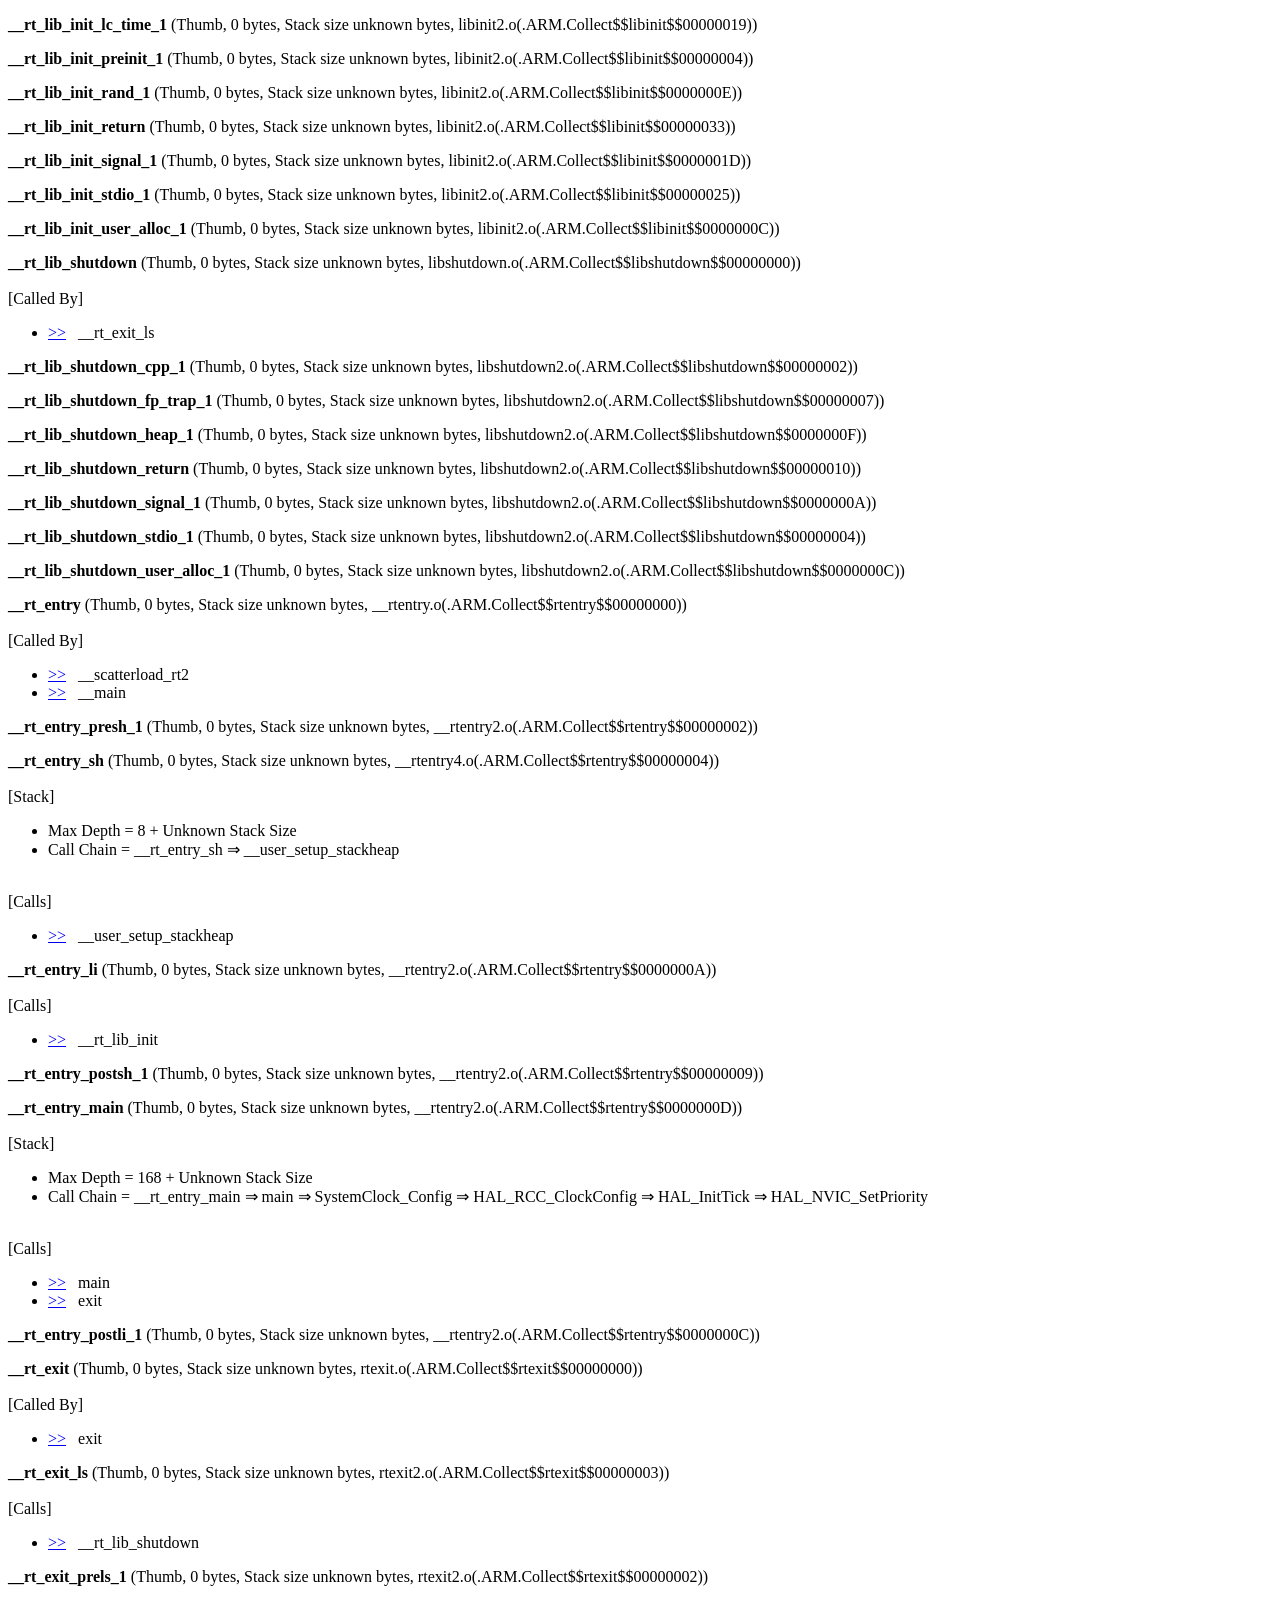
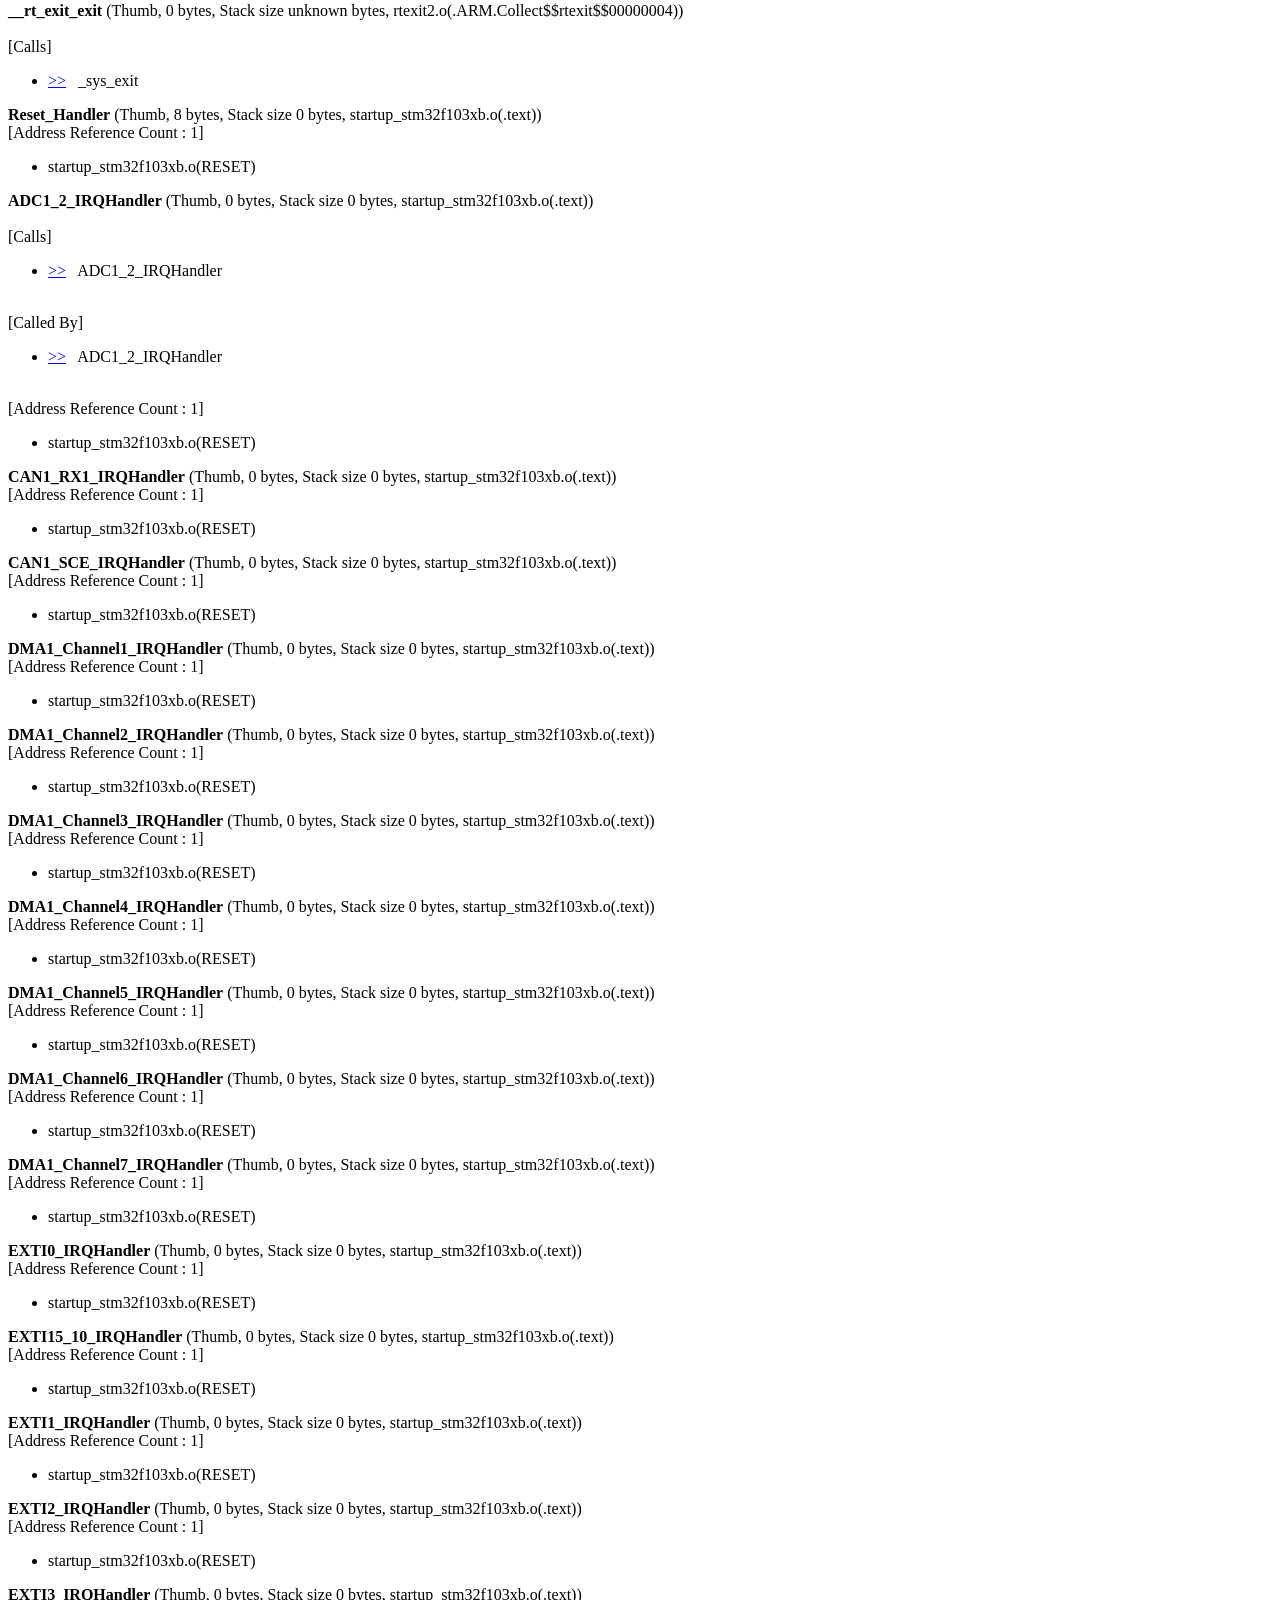
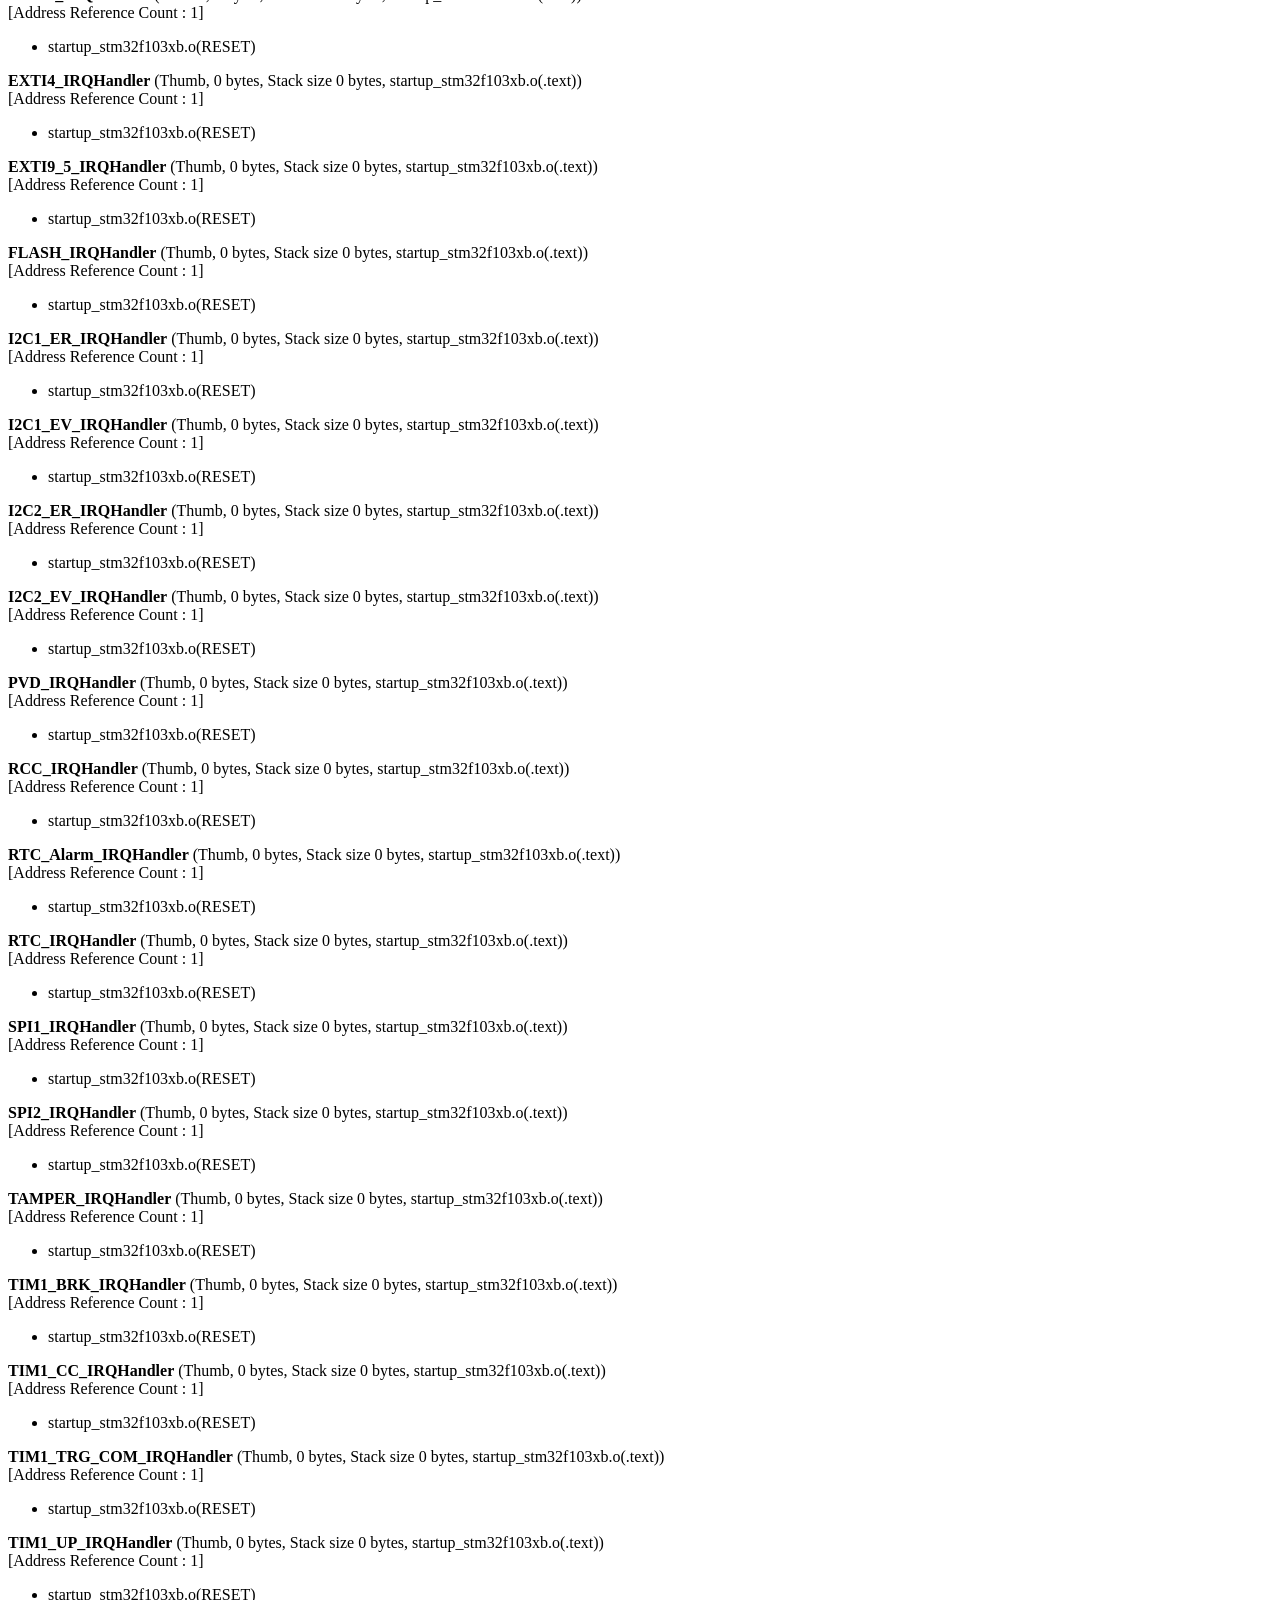
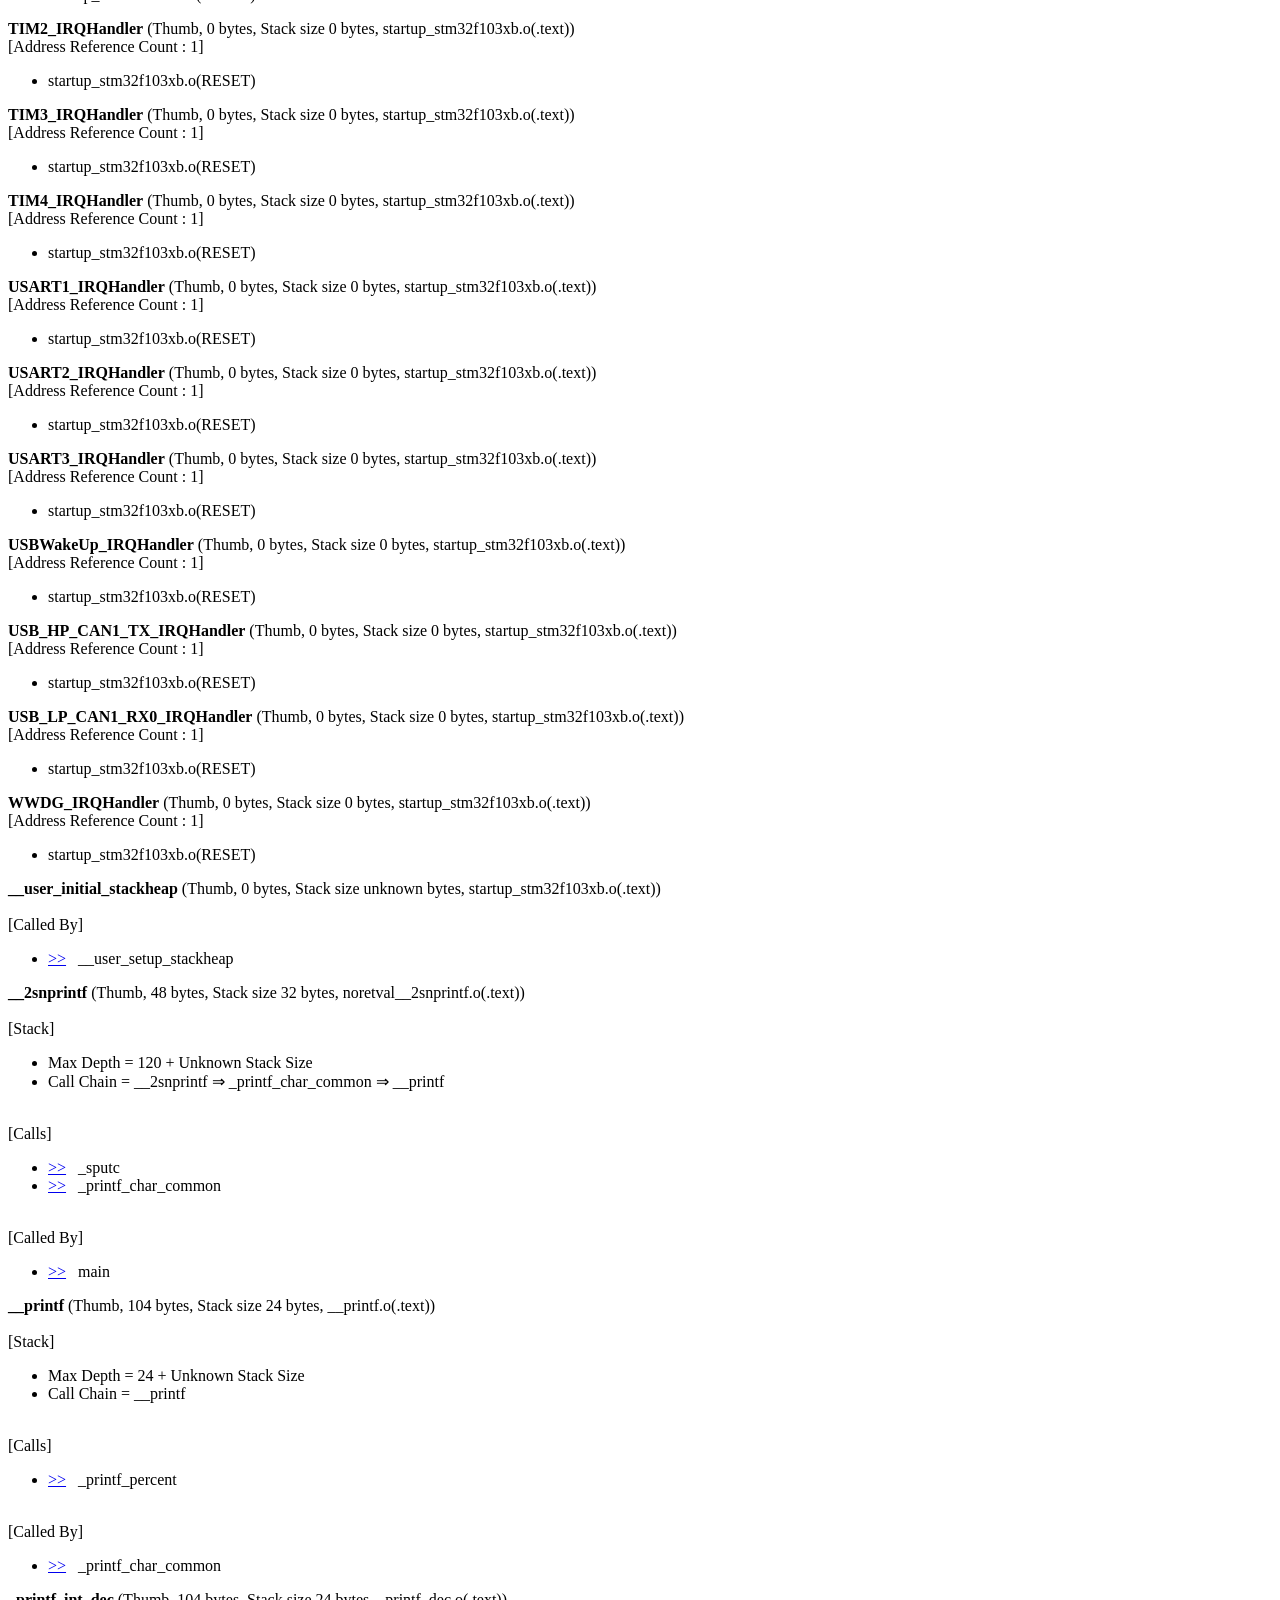
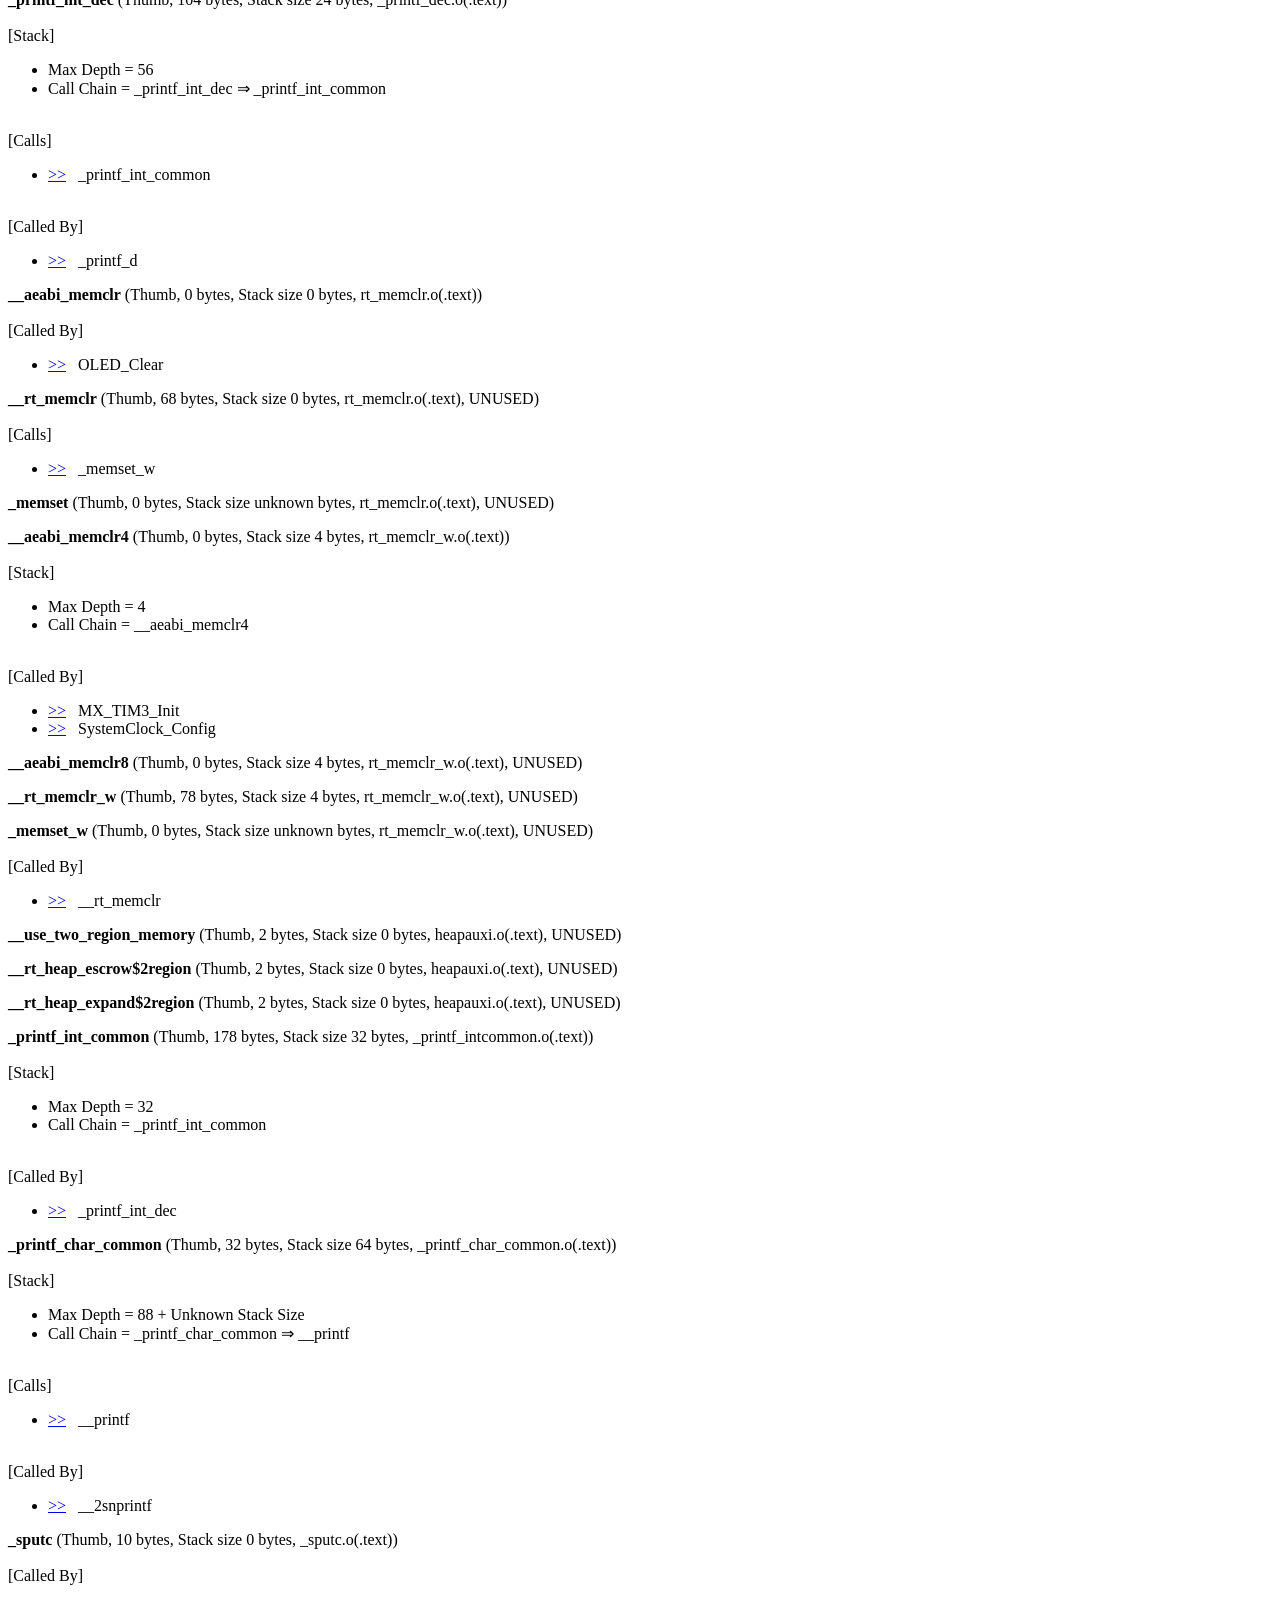
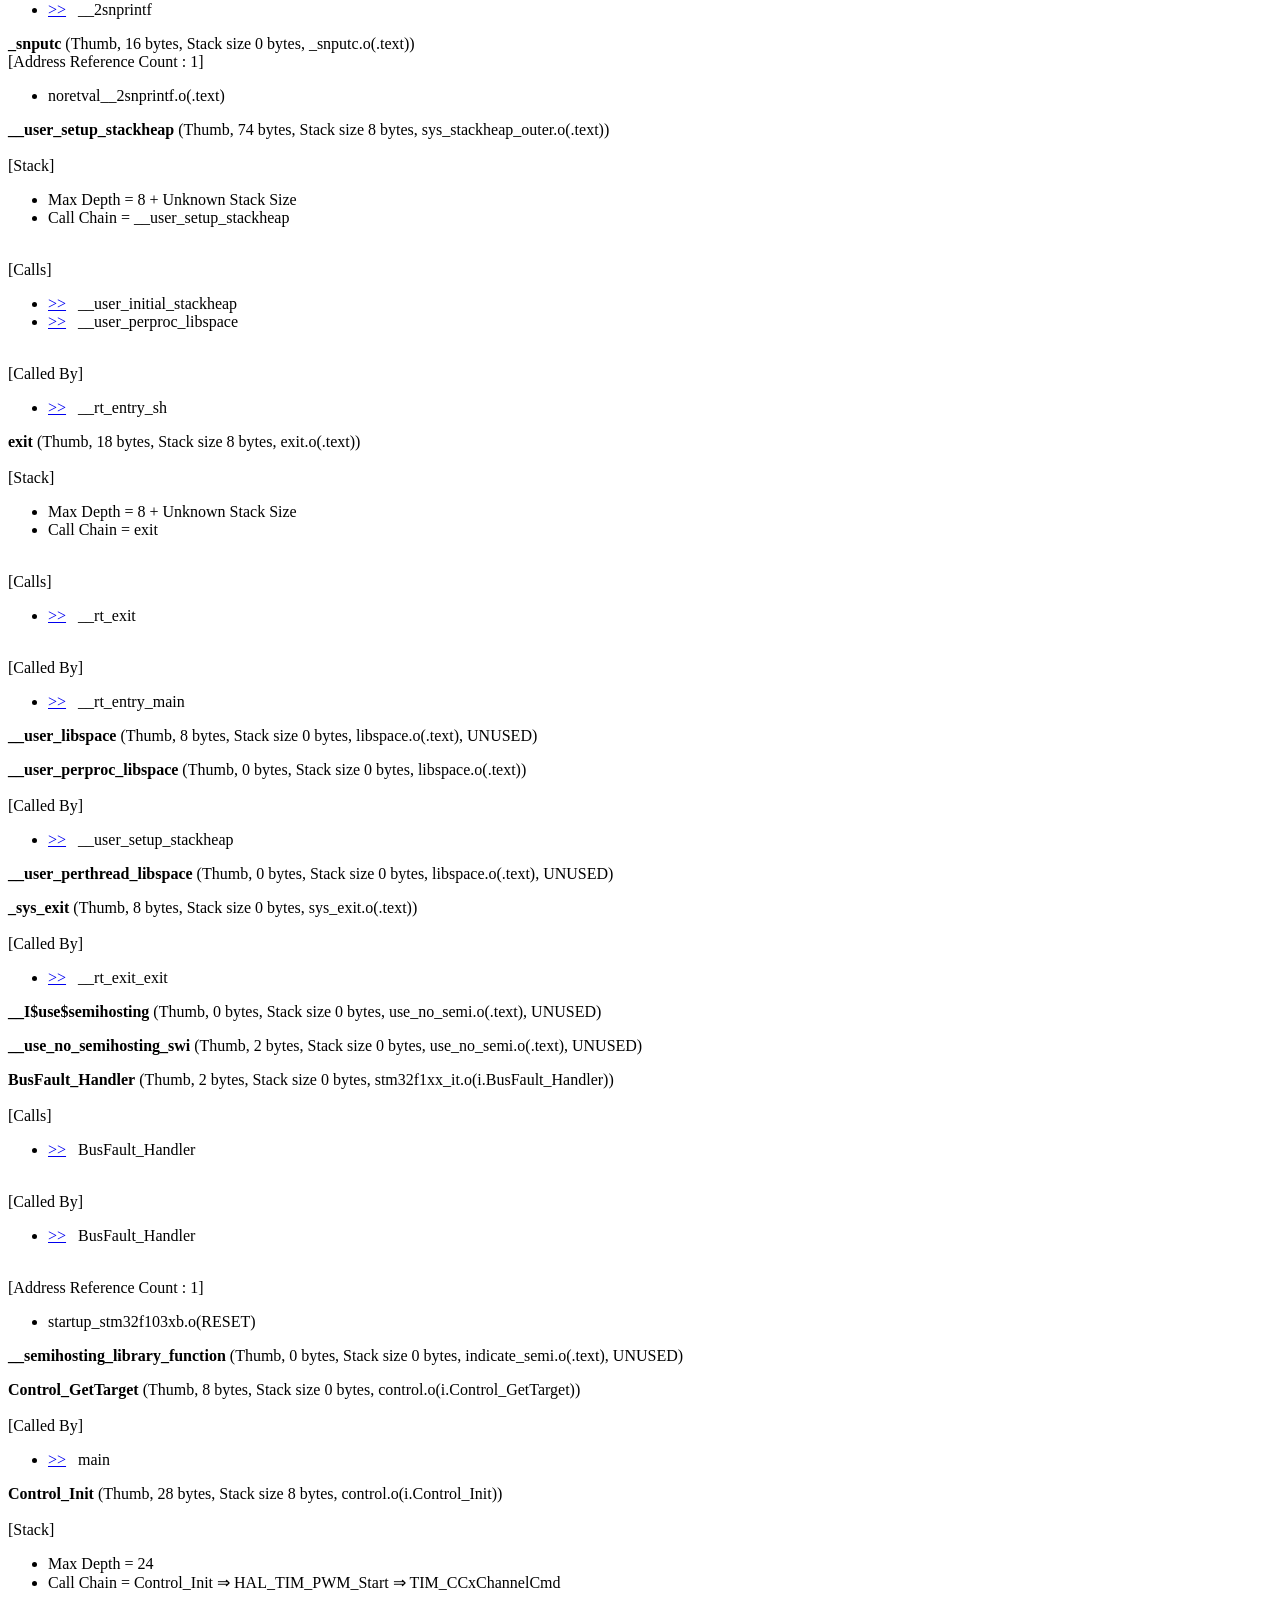
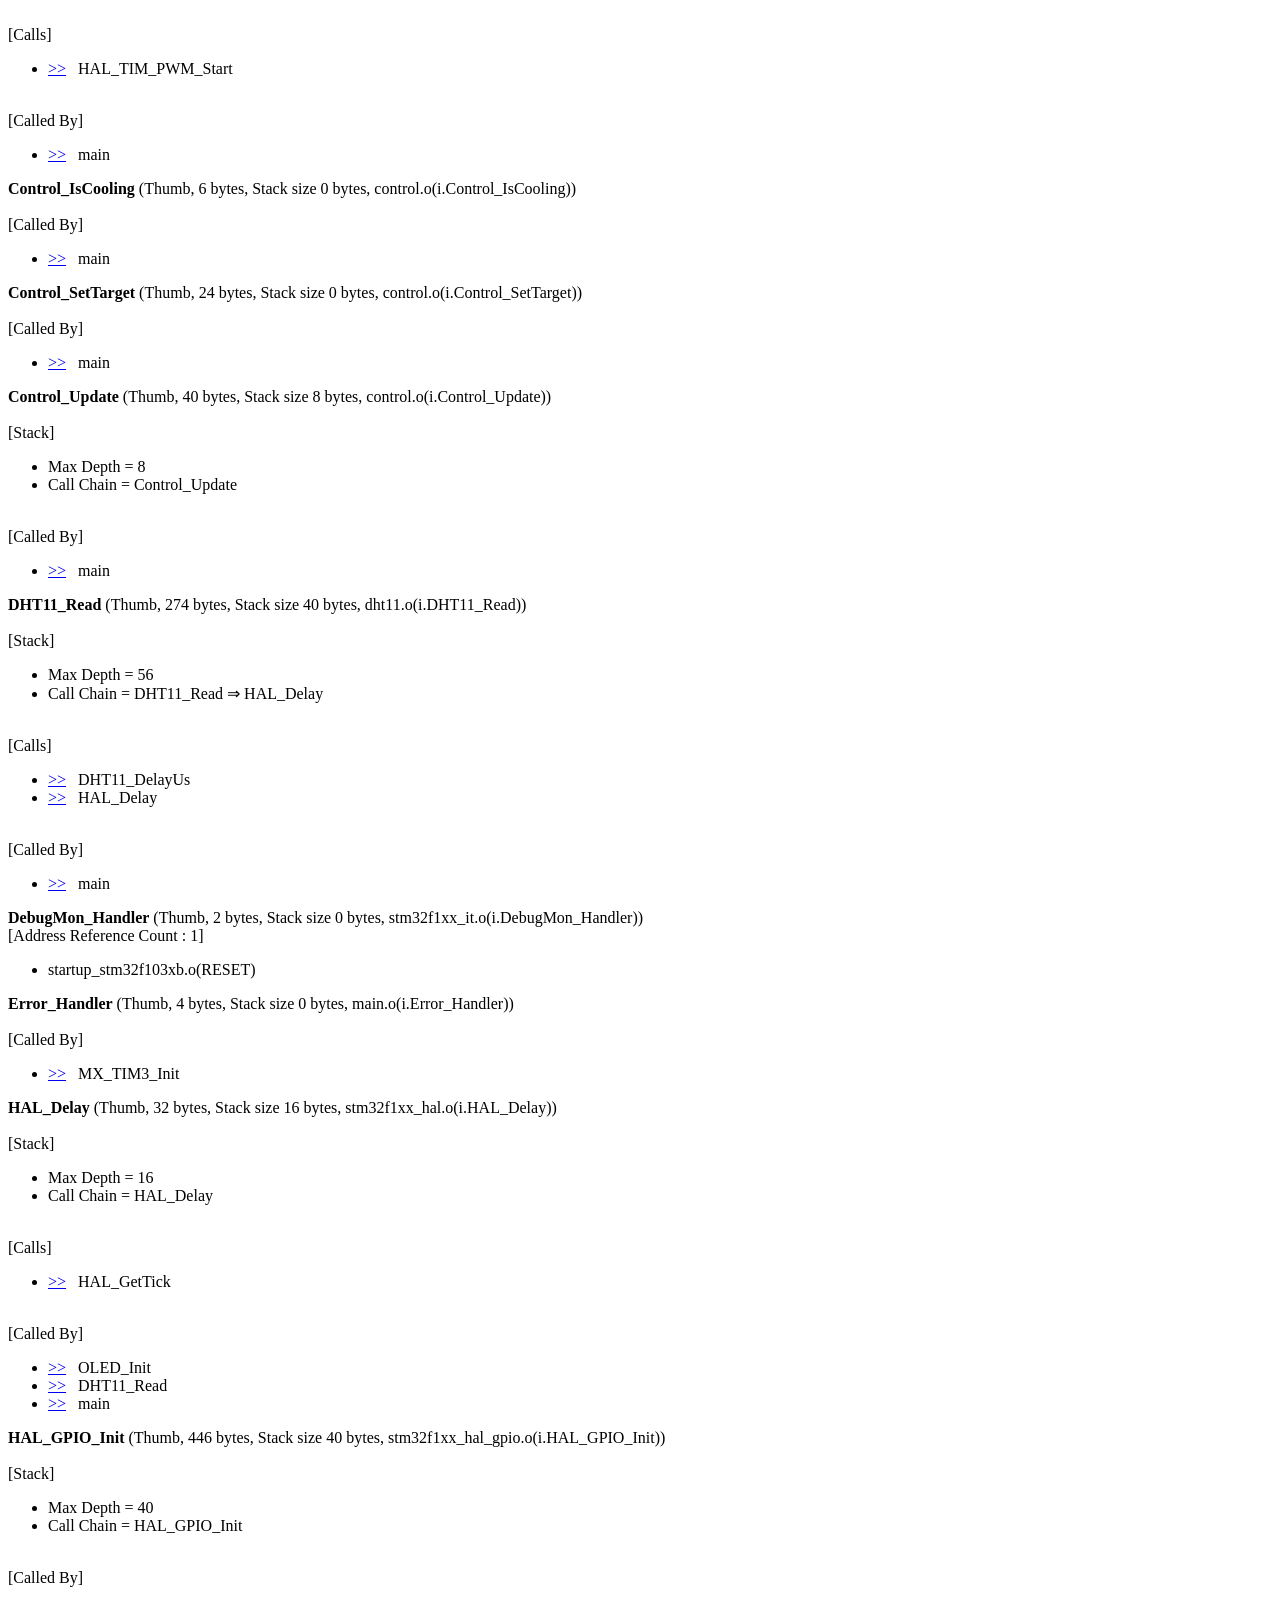
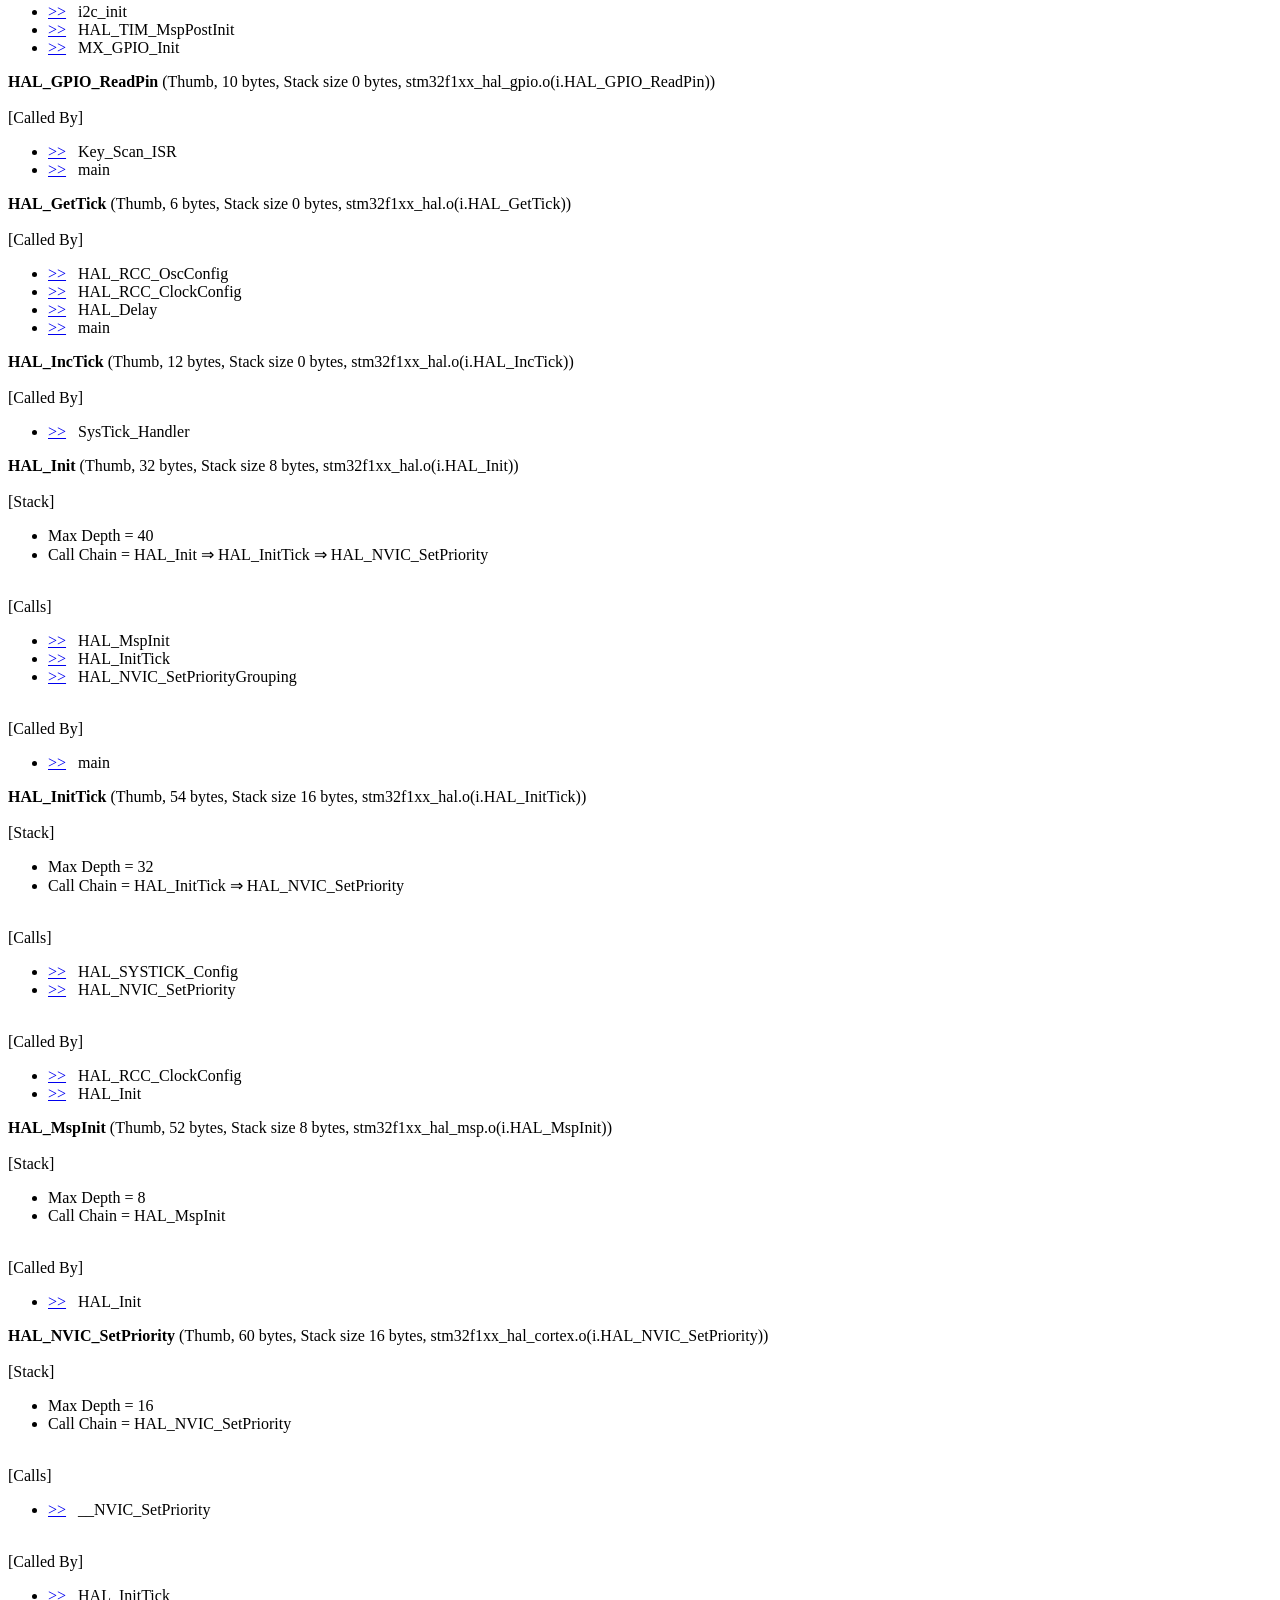
<file: assets/fridge/小冰箱/bingxiang/MDK-ARM/bingxiang/bingxiang.htm>
<!doctype html public "-//w3c//dtd html 4.0 transitional//en">
<html><head>
<title>Static Call Graph - [bingxiang\bingxiang.axf]</title></head>
<body><HR>
<H1>Static Call Graph for image bingxiang\bingxiang.axf</H1><HR>
<BR><P>#&#060CALLGRAPH&#062# ARM Linker, 5060528: Last Updated: Wed Jul 15 17:27:37 2026
<BR><P>
<H3>Maximum Stack Usage =        168 bytes + Unknown(Functions without stacksize, Cycles, Untraceable Function Pointers)</H3><H3>
Call chain for Maximum Stack Depth:</H3>
__rt_entry_main &rArr; main &rArr; SystemClock_Config &rArr; HAL_RCC_ClockConfig &rArr; HAL_InitTick &rArr; HAL_NVIC_SetPriority
<P>
<H3>
Functions with no stack information
</H3><UL>
 <LI><a href="#[57]">__user_initial_stackheap</a>
</UL>
</UL>
<P>
<H3>
Mutually Recursive functions
</H3> <LI><a href="#[1f]">ADC1_2_IRQHandler</a>&nbsp;&nbsp;&nbsp;&rArr;&nbsp;&nbsp;&nbsp;<a href="#[1f]">ADC1_2_IRQHandler</a><BR>
 <LI><a href="#[7]">BusFault_Handler</a>&nbsp;&nbsp;&nbsp;&rArr;&nbsp;&nbsp;&nbsp;<a href="#[7]">BusFault_Handler</a><BR>
 <LI><a href="#[5]">HardFault_Handler</a>&nbsp;&nbsp;&nbsp;&rArr;&nbsp;&nbsp;&nbsp;<a href="#[5]">HardFault_Handler</a><BR>
 <LI><a href="#[6]">MemManage_Handler</a>&nbsp;&nbsp;&nbsp;&rArr;&nbsp;&nbsp;&nbsp;<a href="#[6]">MemManage_Handler</a><BR>
 <LI><a href="#[4]">NMI_Handler</a>&nbsp;&nbsp;&nbsp;&rArr;&nbsp;&nbsp;&nbsp;<a href="#[4]">NMI_Handler</a><BR>
 <LI><a href="#[8]">UsageFault_Handler</a>&nbsp;&nbsp;&nbsp;&rArr;&nbsp;&nbsp;&nbsp;<a href="#[8]">UsageFault_Handler</a><BR>
</UL>
<P>
<H3>
Function Pointers
</H3><UL>
 <LI><a href="#[1f]">ADC1_2_IRQHandler</a> from startup_stm32f103xb.o(.text) referenced from startup_stm32f103xb.o(RESET)
 <LI><a href="#[7]">BusFault_Handler</a> from stm32f1xx_it.o(i.BusFault_Handler) referenced from startup_stm32f103xb.o(RESET)
 <LI><a href="#[22]">CAN1_RX1_IRQHandler</a> from startup_stm32f103xb.o(.text) referenced from startup_stm32f103xb.o(RESET)
 <LI><a href="#[23]">CAN1_SCE_IRQHandler</a> from startup_stm32f103xb.o(.text) referenced from startup_stm32f103xb.o(RESET)
 <LI><a href="#[18]">DMA1_Channel1_IRQHandler</a> from startup_stm32f103xb.o(.text) referenced from startup_stm32f103xb.o(RESET)
 <LI><a href="#[19]">DMA1_Channel2_IRQHandler</a> from startup_stm32f103xb.o(.text) referenced from startup_stm32f103xb.o(RESET)
 <LI><a href="#[1a]">DMA1_Channel3_IRQHandler</a> from startup_stm32f103xb.o(.text) referenced from startup_stm32f103xb.o(RESET)
 <LI><a href="#[1b]">DMA1_Channel4_IRQHandler</a> from startup_stm32f103xb.o(.text) referenced from startup_stm32f103xb.o(RESET)
 <LI><a href="#[1c]">DMA1_Channel5_IRQHandler</a> from startup_stm32f103xb.o(.text) referenced from startup_stm32f103xb.o(RESET)
 <LI><a href="#[1d]">DMA1_Channel6_IRQHandler</a> from startup_stm32f103xb.o(.text) referenced from startup_stm32f103xb.o(RESET)
 <LI><a href="#[1e]">DMA1_Channel7_IRQHandler</a> from startup_stm32f103xb.o(.text) referenced from startup_stm32f103xb.o(RESET)
 <LI><a href="#[a]">DebugMon_Handler</a> from stm32f1xx_it.o(i.DebugMon_Handler) referenced from startup_stm32f103xb.o(RESET)
 <LI><a href="#[13]">EXTI0_IRQHandler</a> from startup_stm32f103xb.o(.text) referenced from startup_stm32f103xb.o(RESET)
 <LI><a href="#[35]">EXTI15_10_IRQHandler</a> from startup_stm32f103xb.o(.text) referenced from startup_stm32f103xb.o(RESET)
 <LI><a href="#[14]">EXTI1_IRQHandler</a> from startup_stm32f103xb.o(.text) referenced from startup_stm32f103xb.o(RESET)
 <LI><a href="#[15]">EXTI2_IRQHandler</a> from startup_stm32f103xb.o(.text) referenced from startup_stm32f103xb.o(RESET)
 <LI><a href="#[16]">EXTI3_IRQHandler</a> from startup_stm32f103xb.o(.text) referenced from startup_stm32f103xb.o(RESET)
 <LI><a href="#[17]">EXTI4_IRQHandler</a> from startup_stm32f103xb.o(.text) referenced from startup_stm32f103xb.o(RESET)
 <LI><a href="#[24]">EXTI9_5_IRQHandler</a> from startup_stm32f103xb.o(.text) referenced from startup_stm32f103xb.o(RESET)
 <LI><a href="#[11]">FLASH_IRQHandler</a> from startup_stm32f103xb.o(.text) referenced from startup_stm32f103xb.o(RESET)
 <LI><a href="#[5]">HardFault_Handler</a> from stm32f1xx_it.o(i.HardFault_Handler) referenced from startup_stm32f103xb.o(RESET)
 <LI><a href="#[2d]">I2C1_ER_IRQHandler</a> from startup_stm32f103xb.o(.text) referenced from startup_stm32f103xb.o(RESET)
 <LI><a href="#[2c]">I2C1_EV_IRQHandler</a> from startup_stm32f103xb.o(.text) referenced from startup_stm32f103xb.o(RESET)
 <LI><a href="#[2f]">I2C2_ER_IRQHandler</a> from startup_stm32f103xb.o(.text) referenced from startup_stm32f103xb.o(RESET)
 <LI><a href="#[2e]">I2C2_EV_IRQHandler</a> from startup_stm32f103xb.o(.text) referenced from startup_stm32f103xb.o(RESET)
 <LI><a href="#[6]">MemManage_Handler</a> from stm32f1xx_it.o(i.MemManage_Handler) referenced from startup_stm32f103xb.o(RESET)
 <LI><a href="#[4]">NMI_Handler</a> from stm32f1xx_it.o(i.NMI_Handler) referenced from startup_stm32f103xb.o(RESET)
 <LI><a href="#[e]">PVD_IRQHandler</a> from startup_stm32f103xb.o(.text) referenced from startup_stm32f103xb.o(RESET)
 <LI><a href="#[b]">PendSV_Handler</a> from stm32f1xx_it.o(i.PendSV_Handler) referenced from startup_stm32f103xb.o(RESET)
 <LI><a href="#[12]">RCC_IRQHandler</a> from startup_stm32f103xb.o(.text) referenced from startup_stm32f103xb.o(RESET)
 <LI><a href="#[36]">RTC_Alarm_IRQHandler</a> from startup_stm32f103xb.o(.text) referenced from startup_stm32f103xb.o(RESET)
 <LI><a href="#[10]">RTC_IRQHandler</a> from startup_stm32f103xb.o(.text) referenced from startup_stm32f103xb.o(RESET)
 <LI><a href="#[3]">Reset_Handler</a> from startup_stm32f103xb.o(.text) referenced from startup_stm32f103xb.o(RESET)
 <LI><a href="#[30]">SPI1_IRQHandler</a> from startup_stm32f103xb.o(.text) referenced from startup_stm32f103xb.o(RESET)
 <LI><a href="#[31]">SPI2_IRQHandler</a> from startup_stm32f103xb.o(.text) referenced from startup_stm32f103xb.o(RESET)
 <LI><a href="#[9]">SVC_Handler</a> from stm32f1xx_it.o(i.SVC_Handler) referenced from startup_stm32f103xb.o(RESET)
 <LI><a href="#[c]">SysTick_Handler</a> from stm32f1xx_it.o(i.SysTick_Handler) referenced from startup_stm32f103xb.o(RESET)
 <LI><a href="#[38]">SystemInit</a> from system_stm32f1xx.o(i.SystemInit) referenced from startup_stm32f103xb.o(.text)
 <LI><a href="#[f]">TAMPER_IRQHandler</a> from startup_stm32f103xb.o(.text) referenced from startup_stm32f103xb.o(RESET)
 <LI><a href="#[25]">TIM1_BRK_IRQHandler</a> from startup_stm32f103xb.o(.text) referenced from startup_stm32f103xb.o(RESET)
 <LI><a href="#[28]">TIM1_CC_IRQHandler</a> from startup_stm32f103xb.o(.text) referenced from startup_stm32f103xb.o(RESET)
 <LI><a href="#[27]">TIM1_TRG_COM_IRQHandler</a> from startup_stm32f103xb.o(.text) referenced from startup_stm32f103xb.o(RESET)
 <LI><a href="#[26]">TIM1_UP_IRQHandler</a> from startup_stm32f103xb.o(.text) referenced from startup_stm32f103xb.o(RESET)
 <LI><a href="#[29]">TIM2_IRQHandler</a> from startup_stm32f103xb.o(.text) referenced from startup_stm32f103xb.o(RESET)
 <LI><a href="#[2a]">TIM3_IRQHandler</a> from startup_stm32f103xb.o(.text) referenced from startup_stm32f103xb.o(RESET)
 <LI><a href="#[2b]">TIM4_IRQHandler</a> from startup_stm32f103xb.o(.text) referenced from startup_stm32f103xb.o(RESET)
 <LI><a href="#[32]">USART1_IRQHandler</a> from startup_stm32f103xb.o(.text) referenced from startup_stm32f103xb.o(RESET)
 <LI><a href="#[33]">USART2_IRQHandler</a> from startup_stm32f103xb.o(.text) referenced from startup_stm32f103xb.o(RESET)
 <LI><a href="#[34]">USART3_IRQHandler</a> from startup_stm32f103xb.o(.text) referenced from startup_stm32f103xb.o(RESET)
 <LI><a href="#[37]">USBWakeUp_IRQHandler</a> from startup_stm32f103xb.o(.text) referenced from startup_stm32f103xb.o(RESET)
 <LI><a href="#[20]">USB_HP_CAN1_TX_IRQHandler</a> from startup_stm32f103xb.o(.text) referenced from startup_stm32f103xb.o(RESET)
 <LI><a href="#[21]">USB_LP_CAN1_RX0_IRQHandler</a> from startup_stm32f103xb.o(.text) referenced from startup_stm32f103xb.o(RESET)
 <LI><a href="#[8]">UsageFault_Handler</a> from stm32f1xx_it.o(i.UsageFault_Handler) referenced from startup_stm32f103xb.o(RESET)
 <LI><a href="#[d]">WWDG_IRQHandler</a> from startup_stm32f103xb.o(.text) referenced from startup_stm32f103xb.o(RESET)
 <LI><a href="#[3c]">__main</a> from __main.o(!!!main) referenced from startup_stm32f103xb.o(.text)
 <LI><a href="#[3b]">_printf_input_char</a> from _printf_char_common.o(.text) referenced from _printf_char_common.o(.text)
 <LI><a href="#[3a]">_snputc</a> from _snputc.o(.text) referenced from noretval__2snprintf.o(.text)
</UL>
<P>
<H3>
Global Symbols
</H3>
<P><STRONG><a name="[3c]"></a>__main</STRONG> (Thumb, 8 bytes, Stack size 0 bytes, __main.o(!!!main))
<BR><BR>[Calls]<UL><LI><a href="#[3d]">&gt;&gt;</a>&nbsp;&nbsp;&nbsp;__scatterload
<LI><a href="#[3e]">&gt;&gt;</a>&nbsp;&nbsp;&nbsp;__rt_entry
</UL>

<P><STRONG><a name="[3d]"></a>__scatterload</STRONG> (Thumb, 0 bytes, Stack size unknown bytes, __scatter.o(!!!scatter))
<BR><BR>[Called By]<UL><LI><a href="#[3c]">&gt;&gt;</a>&nbsp;&nbsp;&nbsp;__main
</UL>

<P><STRONG><a name="[3f]"></a>__scatterload_rt2</STRONG> (Thumb, 44 bytes, Stack size unknown bytes, __scatter.o(!!!scatter), UNUSED)
<BR><BR>[Calls]<UL><LI><a href="#[3e]">&gt;&gt;</a>&nbsp;&nbsp;&nbsp;__rt_entry
</UL>

<P><STRONG><a name="[9a]"></a>__scatterload_rt2_thumb_only</STRONG> (Thumb, 0 bytes, Stack size unknown bytes, __scatter.o(!!!scatter), UNUSED)

<P><STRONG><a name="[9b]"></a>__scatterload_null</STRONG> (Thumb, 0 bytes, Stack size unknown bytes, __scatter.o(!!!scatter), UNUSED)

<P><STRONG><a name="[40]"></a>__scatterload_copy</STRONG> (Thumb, 26 bytes, Stack size unknown bytes, __scatter_copy.o(!!handler_copy), UNUSED)
<BR><BR>[Calls]<UL><LI><a href="#[40]">&gt;&gt;</a>&nbsp;&nbsp;&nbsp;__scatterload_copy
</UL>
<BR>[Called By]<UL><LI><a href="#[40]">&gt;&gt;</a>&nbsp;&nbsp;&nbsp;__scatterload_copy
</UL>

<P><STRONG><a name="[9c]"></a>__scatterload_zeroinit</STRONG> (Thumb, 28 bytes, Stack size unknown bytes, __scatter_zi.o(!!handler_zi), UNUSED)

<P><STRONG><a name="[41]"></a>_printf_d</STRONG> (Thumb, 0 bytes, Stack size unknown bytes, _printf_d.o(.ARM.Collect$$_printf_percent$$00000009))
<BR><BR>[Stack]<UL><LI>Max Depth = 56 + Unknown Stack Size
<LI>Call Chain = _printf_d &rArr; _printf_int_dec &rArr; _printf_int_common
</UL>
<BR>[Calls]<UL><LI><a href="#[42]">&gt;&gt;</a>&nbsp;&nbsp;&nbsp;_printf_int_dec
</UL>

<P><STRONG><a name="[52]"></a>_printf_percent</STRONG> (Thumb, 0 bytes, Stack size unknown bytes, _printf_percent.o(.ARM.Collect$$_printf_percent$$00000000))
<BR><BR>[Called By]<UL><LI><a href="#[51]">&gt;&gt;</a>&nbsp;&nbsp;&nbsp;__printf
</UL>

<P><STRONG><a name="[9d]"></a>_printf_percent_end</STRONG> (Thumb, 0 bytes, Stack size unknown bytes, _printf_percent_end.o(.ARM.Collect$$_printf_percent$$00000017))

<P><STRONG><a name="[46]"></a>__rt_lib_init</STRONG> (Thumb, 0 bytes, Stack size unknown bytes, libinit.o(.ARM.Collect$$libinit$$00000000))
<BR><BR>[Called By]<UL><LI><a href="#[45]">&gt;&gt;</a>&nbsp;&nbsp;&nbsp;__rt_entry_li
</UL>

<P><STRONG><a name="[9e]"></a>__rt_lib_init_alloca_1</STRONG> (Thumb, 0 bytes, Stack size unknown bytes, libinit2.o(.ARM.Collect$$libinit$$0000002E))

<P><STRONG><a name="[9f]"></a>__rt_lib_init_argv_1</STRONG> (Thumb, 0 bytes, Stack size unknown bytes, libinit2.o(.ARM.Collect$$libinit$$0000002C))

<P><STRONG><a name="[a0]"></a>__rt_lib_init_atexit_1</STRONG> (Thumb, 0 bytes, Stack size unknown bytes, libinit2.o(.ARM.Collect$$libinit$$0000001B))

<P><STRONG><a name="[a1]"></a>__rt_lib_init_clock_1</STRONG> (Thumb, 0 bytes, Stack size unknown bytes, libinit2.o(.ARM.Collect$$libinit$$00000021))

<P><STRONG><a name="[a2]"></a>__rt_lib_init_cpp_1</STRONG> (Thumb, 0 bytes, Stack size unknown bytes, libinit2.o(.ARM.Collect$$libinit$$00000032))

<P><STRONG><a name="[a3]"></a>__rt_lib_init_exceptions_1</STRONG> (Thumb, 0 bytes, Stack size unknown bytes, libinit2.o(.ARM.Collect$$libinit$$00000030))

<P><STRONG><a name="[a4]"></a>__rt_lib_init_fp_1</STRONG> (Thumb, 0 bytes, Stack size unknown bytes, libinit2.o(.ARM.Collect$$libinit$$00000002))

<P><STRONG><a name="[a5]"></a>__rt_lib_init_fp_trap_1</STRONG> (Thumb, 0 bytes, Stack size unknown bytes, libinit2.o(.ARM.Collect$$libinit$$0000001F))

<P><STRONG><a name="[a6]"></a>__rt_lib_init_getenv_1</STRONG> (Thumb, 0 bytes, Stack size unknown bytes, libinit2.o(.ARM.Collect$$libinit$$00000023))

<P><STRONG><a name="[a7]"></a>__rt_lib_init_heap_1</STRONG> (Thumb, 0 bytes, Stack size unknown bytes, libinit2.o(.ARM.Collect$$libinit$$0000000A))

<P><STRONG><a name="[a8]"></a>__rt_lib_init_lc_collate_1</STRONG> (Thumb, 0 bytes, Stack size unknown bytes, libinit2.o(.ARM.Collect$$libinit$$00000011))

<P><STRONG><a name="[a9]"></a>__rt_lib_init_lc_ctype_1</STRONG> (Thumb, 0 bytes, Stack size unknown bytes, libinit2.o(.ARM.Collect$$libinit$$00000013))

<P><STRONG><a name="[aa]"></a>__rt_lib_init_lc_monetary_1</STRONG> (Thumb, 0 bytes, Stack size unknown bytes, libinit2.o(.ARM.Collect$$libinit$$00000015))

<P><STRONG><a name="[ab]"></a>__rt_lib_init_lc_numeric_1</STRONG> (Thumb, 0 bytes, Stack size unknown bytes, libinit2.o(.ARM.Collect$$libinit$$00000017))

<P><STRONG><a name="[ac]"></a>__rt_lib_init_lc_time_1</STRONG> (Thumb, 0 bytes, Stack size unknown bytes, libinit2.o(.ARM.Collect$$libinit$$00000019))

<P><STRONG><a name="[ad]"></a>__rt_lib_init_preinit_1</STRONG> (Thumb, 0 bytes, Stack size unknown bytes, libinit2.o(.ARM.Collect$$libinit$$00000004))

<P><STRONG><a name="[ae]"></a>__rt_lib_init_rand_1</STRONG> (Thumb, 0 bytes, Stack size unknown bytes, libinit2.o(.ARM.Collect$$libinit$$0000000E))

<P><STRONG><a name="[af]"></a>__rt_lib_init_return</STRONG> (Thumb, 0 bytes, Stack size unknown bytes, libinit2.o(.ARM.Collect$$libinit$$00000033))

<P><STRONG><a name="[b0]"></a>__rt_lib_init_signal_1</STRONG> (Thumb, 0 bytes, Stack size unknown bytes, libinit2.o(.ARM.Collect$$libinit$$0000001D))

<P><STRONG><a name="[b1]"></a>__rt_lib_init_stdio_1</STRONG> (Thumb, 0 bytes, Stack size unknown bytes, libinit2.o(.ARM.Collect$$libinit$$00000025))

<P><STRONG><a name="[b2]"></a>__rt_lib_init_user_alloc_1</STRONG> (Thumb, 0 bytes, Stack size unknown bytes, libinit2.o(.ARM.Collect$$libinit$$0000000C))

<P><STRONG><a name="[4b]"></a>__rt_lib_shutdown</STRONG> (Thumb, 0 bytes, Stack size unknown bytes, libshutdown.o(.ARM.Collect$$libshutdown$$00000000))
<BR><BR>[Called By]<UL><LI><a href="#[4a]">&gt;&gt;</a>&nbsp;&nbsp;&nbsp;__rt_exit_ls
</UL>

<P><STRONG><a name="[b3]"></a>__rt_lib_shutdown_cpp_1</STRONG> (Thumb, 0 bytes, Stack size unknown bytes, libshutdown2.o(.ARM.Collect$$libshutdown$$00000002))

<P><STRONG><a name="[b4]"></a>__rt_lib_shutdown_fp_trap_1</STRONG> (Thumb, 0 bytes, Stack size unknown bytes, libshutdown2.o(.ARM.Collect$$libshutdown$$00000007))

<P><STRONG><a name="[b5]"></a>__rt_lib_shutdown_heap_1</STRONG> (Thumb, 0 bytes, Stack size unknown bytes, libshutdown2.o(.ARM.Collect$$libshutdown$$0000000F))

<P><STRONG><a name="[b6]"></a>__rt_lib_shutdown_return</STRONG> (Thumb, 0 bytes, Stack size unknown bytes, libshutdown2.o(.ARM.Collect$$libshutdown$$00000010))

<P><STRONG><a name="[b7]"></a>__rt_lib_shutdown_signal_1</STRONG> (Thumb, 0 bytes, Stack size unknown bytes, libshutdown2.o(.ARM.Collect$$libshutdown$$0000000A))

<P><STRONG><a name="[b8]"></a>__rt_lib_shutdown_stdio_1</STRONG> (Thumb, 0 bytes, Stack size unknown bytes, libshutdown2.o(.ARM.Collect$$libshutdown$$00000004))

<P><STRONG><a name="[b9]"></a>__rt_lib_shutdown_user_alloc_1</STRONG> (Thumb, 0 bytes, Stack size unknown bytes, libshutdown2.o(.ARM.Collect$$libshutdown$$0000000C))

<P><STRONG><a name="[3e]"></a>__rt_entry</STRONG> (Thumb, 0 bytes, Stack size unknown bytes, __rtentry.o(.ARM.Collect$$rtentry$$00000000))
<BR><BR>[Called By]<UL><LI><a href="#[3f]">&gt;&gt;</a>&nbsp;&nbsp;&nbsp;__scatterload_rt2
<LI><a href="#[3c]">&gt;&gt;</a>&nbsp;&nbsp;&nbsp;__main
</UL>

<P><STRONG><a name="[ba]"></a>__rt_entry_presh_1</STRONG> (Thumb, 0 bytes, Stack size unknown bytes, __rtentry2.o(.ARM.Collect$$rtentry$$00000002))

<P><STRONG><a name="[43]"></a>__rt_entry_sh</STRONG> (Thumb, 0 bytes, Stack size unknown bytes, __rtentry4.o(.ARM.Collect$$rtentry$$00000004))
<BR><BR>[Stack]<UL><LI>Max Depth = 8 + Unknown Stack Size
<LI>Call Chain = __rt_entry_sh &rArr; __user_setup_stackheap
</UL>
<BR>[Calls]<UL><LI><a href="#[44]">&gt;&gt;</a>&nbsp;&nbsp;&nbsp;__user_setup_stackheap
</UL>

<P><STRONG><a name="[45]"></a>__rt_entry_li</STRONG> (Thumb, 0 bytes, Stack size unknown bytes, __rtentry2.o(.ARM.Collect$$rtentry$$0000000A))
<BR><BR>[Calls]<UL><LI><a href="#[46]">&gt;&gt;</a>&nbsp;&nbsp;&nbsp;__rt_lib_init
</UL>

<P><STRONG><a name="[bb]"></a>__rt_entry_postsh_1</STRONG> (Thumb, 0 bytes, Stack size unknown bytes, __rtentry2.o(.ARM.Collect$$rtentry$$00000009))

<P><STRONG><a name="[47]"></a>__rt_entry_main</STRONG> (Thumb, 0 bytes, Stack size unknown bytes, __rtentry2.o(.ARM.Collect$$rtentry$$0000000D))
<BR><BR>[Stack]<UL><LI>Max Depth = 168 + Unknown Stack Size
<LI>Call Chain = __rt_entry_main &rArr; main &rArr; SystemClock_Config &rArr; HAL_RCC_ClockConfig &rArr; HAL_InitTick &rArr; HAL_NVIC_SetPriority
</UL>
<BR>[Calls]<UL><LI><a href="#[48]">&gt;&gt;</a>&nbsp;&nbsp;&nbsp;main
<LI><a href="#[49]">&gt;&gt;</a>&nbsp;&nbsp;&nbsp;exit
</UL>

<P><STRONG><a name="[bc]"></a>__rt_entry_postli_1</STRONG> (Thumb, 0 bytes, Stack size unknown bytes, __rtentry2.o(.ARM.Collect$$rtentry$$0000000C))

<P><STRONG><a name="[58]"></a>__rt_exit</STRONG> (Thumb, 0 bytes, Stack size unknown bytes, rtexit.o(.ARM.Collect$$rtexit$$00000000))
<BR><BR>[Called By]<UL><LI><a href="#[49]">&gt;&gt;</a>&nbsp;&nbsp;&nbsp;exit
</UL>

<P><STRONG><a name="[4a]"></a>__rt_exit_ls</STRONG> (Thumb, 0 bytes, Stack size unknown bytes, rtexit2.o(.ARM.Collect$$rtexit$$00000003))
<BR><BR>[Calls]<UL><LI><a href="#[4b]">&gt;&gt;</a>&nbsp;&nbsp;&nbsp;__rt_lib_shutdown
</UL>

<P><STRONG><a name="[bd]"></a>__rt_exit_prels_1</STRONG> (Thumb, 0 bytes, Stack size unknown bytes, rtexit2.o(.ARM.Collect$$rtexit$$00000002))

<P><STRONG><a name="[4c]"></a>__rt_exit_exit</STRONG> (Thumb, 0 bytes, Stack size unknown bytes, rtexit2.o(.ARM.Collect$$rtexit$$00000004))
<BR><BR>[Calls]<UL><LI><a href="#[4d]">&gt;&gt;</a>&nbsp;&nbsp;&nbsp;_sys_exit
</UL>

<P><STRONG><a name="[3]"></a>Reset_Handler</STRONG> (Thumb, 8 bytes, Stack size 0 bytes, startup_stm32f103xb.o(.text))
<BR>[Address Reference Count : 1]<UL><LI> startup_stm32f103xb.o(RESET)
</UL>
<P><STRONG><a name="[1f]"></a>ADC1_2_IRQHandler</STRONG> (Thumb, 0 bytes, Stack size 0 bytes, startup_stm32f103xb.o(.text))
<BR><BR>[Calls]<UL><LI><a href="#[1f]">&gt;&gt;</a>&nbsp;&nbsp;&nbsp;ADC1_2_IRQHandler
</UL>
<BR>[Called By]<UL><LI><a href="#[1f]">&gt;&gt;</a>&nbsp;&nbsp;&nbsp;ADC1_2_IRQHandler
</UL>
<BR>[Address Reference Count : 1]<UL><LI> startup_stm32f103xb.o(RESET)
</UL>
<P><STRONG><a name="[22]"></a>CAN1_RX1_IRQHandler</STRONG> (Thumb, 0 bytes, Stack size 0 bytes, startup_stm32f103xb.o(.text))
<BR>[Address Reference Count : 1]<UL><LI> startup_stm32f103xb.o(RESET)
</UL>
<P><STRONG><a name="[23]"></a>CAN1_SCE_IRQHandler</STRONG> (Thumb, 0 bytes, Stack size 0 bytes, startup_stm32f103xb.o(.text))
<BR>[Address Reference Count : 1]<UL><LI> startup_stm32f103xb.o(RESET)
</UL>
<P><STRONG><a name="[18]"></a>DMA1_Channel1_IRQHandler</STRONG> (Thumb, 0 bytes, Stack size 0 bytes, startup_stm32f103xb.o(.text))
<BR>[Address Reference Count : 1]<UL><LI> startup_stm32f103xb.o(RESET)
</UL>
<P><STRONG><a name="[19]"></a>DMA1_Channel2_IRQHandler</STRONG> (Thumb, 0 bytes, Stack size 0 bytes, startup_stm32f103xb.o(.text))
<BR>[Address Reference Count : 1]<UL><LI> startup_stm32f103xb.o(RESET)
</UL>
<P><STRONG><a name="[1a]"></a>DMA1_Channel3_IRQHandler</STRONG> (Thumb, 0 bytes, Stack size 0 bytes, startup_stm32f103xb.o(.text))
<BR>[Address Reference Count : 1]<UL><LI> startup_stm32f103xb.o(RESET)
</UL>
<P><STRONG><a name="[1b]"></a>DMA1_Channel4_IRQHandler</STRONG> (Thumb, 0 bytes, Stack size 0 bytes, startup_stm32f103xb.o(.text))
<BR>[Address Reference Count : 1]<UL><LI> startup_stm32f103xb.o(RESET)
</UL>
<P><STRONG><a name="[1c]"></a>DMA1_Channel5_IRQHandler</STRONG> (Thumb, 0 bytes, Stack size 0 bytes, startup_stm32f103xb.o(.text))
<BR>[Address Reference Count : 1]<UL><LI> startup_stm32f103xb.o(RESET)
</UL>
<P><STRONG><a name="[1d]"></a>DMA1_Channel6_IRQHandler</STRONG> (Thumb, 0 bytes, Stack size 0 bytes, startup_stm32f103xb.o(.text))
<BR>[Address Reference Count : 1]<UL><LI> startup_stm32f103xb.o(RESET)
</UL>
<P><STRONG><a name="[1e]"></a>DMA1_Channel7_IRQHandler</STRONG> (Thumb, 0 bytes, Stack size 0 bytes, startup_stm32f103xb.o(.text))
<BR>[Address Reference Count : 1]<UL><LI> startup_stm32f103xb.o(RESET)
</UL>
<P><STRONG><a name="[13]"></a>EXTI0_IRQHandler</STRONG> (Thumb, 0 bytes, Stack size 0 bytes, startup_stm32f103xb.o(.text))
<BR>[Address Reference Count : 1]<UL><LI> startup_stm32f103xb.o(RESET)
</UL>
<P><STRONG><a name="[35]"></a>EXTI15_10_IRQHandler</STRONG> (Thumb, 0 bytes, Stack size 0 bytes, startup_stm32f103xb.o(.text))
<BR>[Address Reference Count : 1]<UL><LI> startup_stm32f103xb.o(RESET)
</UL>
<P><STRONG><a name="[14]"></a>EXTI1_IRQHandler</STRONG> (Thumb, 0 bytes, Stack size 0 bytes, startup_stm32f103xb.o(.text))
<BR>[Address Reference Count : 1]<UL><LI> startup_stm32f103xb.o(RESET)
</UL>
<P><STRONG><a name="[15]"></a>EXTI2_IRQHandler</STRONG> (Thumb, 0 bytes, Stack size 0 bytes, startup_stm32f103xb.o(.text))
<BR>[Address Reference Count : 1]<UL><LI> startup_stm32f103xb.o(RESET)
</UL>
<P><STRONG><a name="[16]"></a>EXTI3_IRQHandler</STRONG> (Thumb, 0 bytes, Stack size 0 bytes, startup_stm32f103xb.o(.text))
<BR>[Address Reference Count : 1]<UL><LI> startup_stm32f103xb.o(RESET)
</UL>
<P><STRONG><a name="[17]"></a>EXTI4_IRQHandler</STRONG> (Thumb, 0 bytes, Stack size 0 bytes, startup_stm32f103xb.o(.text))
<BR>[Address Reference Count : 1]<UL><LI> startup_stm32f103xb.o(RESET)
</UL>
<P><STRONG><a name="[24]"></a>EXTI9_5_IRQHandler</STRONG> (Thumb, 0 bytes, Stack size 0 bytes, startup_stm32f103xb.o(.text))
<BR>[Address Reference Count : 1]<UL><LI> startup_stm32f103xb.o(RESET)
</UL>
<P><STRONG><a name="[11]"></a>FLASH_IRQHandler</STRONG> (Thumb, 0 bytes, Stack size 0 bytes, startup_stm32f103xb.o(.text))
<BR>[Address Reference Count : 1]<UL><LI> startup_stm32f103xb.o(RESET)
</UL>
<P><STRONG><a name="[2d]"></a>I2C1_ER_IRQHandler</STRONG> (Thumb, 0 bytes, Stack size 0 bytes, startup_stm32f103xb.o(.text))
<BR>[Address Reference Count : 1]<UL><LI> startup_stm32f103xb.o(RESET)
</UL>
<P><STRONG><a name="[2c]"></a>I2C1_EV_IRQHandler</STRONG> (Thumb, 0 bytes, Stack size 0 bytes, startup_stm32f103xb.o(.text))
<BR>[Address Reference Count : 1]<UL><LI> startup_stm32f103xb.o(RESET)
</UL>
<P><STRONG><a name="[2f]"></a>I2C2_ER_IRQHandler</STRONG> (Thumb, 0 bytes, Stack size 0 bytes, startup_stm32f103xb.o(.text))
<BR>[Address Reference Count : 1]<UL><LI> startup_stm32f103xb.o(RESET)
</UL>
<P><STRONG><a name="[2e]"></a>I2C2_EV_IRQHandler</STRONG> (Thumb, 0 bytes, Stack size 0 bytes, startup_stm32f103xb.o(.text))
<BR>[Address Reference Count : 1]<UL><LI> startup_stm32f103xb.o(RESET)
</UL>
<P><STRONG><a name="[e]"></a>PVD_IRQHandler</STRONG> (Thumb, 0 bytes, Stack size 0 bytes, startup_stm32f103xb.o(.text))
<BR>[Address Reference Count : 1]<UL><LI> startup_stm32f103xb.o(RESET)
</UL>
<P><STRONG><a name="[12]"></a>RCC_IRQHandler</STRONG> (Thumb, 0 bytes, Stack size 0 bytes, startup_stm32f103xb.o(.text))
<BR>[Address Reference Count : 1]<UL><LI> startup_stm32f103xb.o(RESET)
</UL>
<P><STRONG><a name="[36]"></a>RTC_Alarm_IRQHandler</STRONG> (Thumb, 0 bytes, Stack size 0 bytes, startup_stm32f103xb.o(.text))
<BR>[Address Reference Count : 1]<UL><LI> startup_stm32f103xb.o(RESET)
</UL>
<P><STRONG><a name="[10]"></a>RTC_IRQHandler</STRONG> (Thumb, 0 bytes, Stack size 0 bytes, startup_stm32f103xb.o(.text))
<BR>[Address Reference Count : 1]<UL><LI> startup_stm32f103xb.o(RESET)
</UL>
<P><STRONG><a name="[30]"></a>SPI1_IRQHandler</STRONG> (Thumb, 0 bytes, Stack size 0 bytes, startup_stm32f103xb.o(.text))
<BR>[Address Reference Count : 1]<UL><LI> startup_stm32f103xb.o(RESET)
</UL>
<P><STRONG><a name="[31]"></a>SPI2_IRQHandler</STRONG> (Thumb, 0 bytes, Stack size 0 bytes, startup_stm32f103xb.o(.text))
<BR>[Address Reference Count : 1]<UL><LI> startup_stm32f103xb.o(RESET)
</UL>
<P><STRONG><a name="[f]"></a>TAMPER_IRQHandler</STRONG> (Thumb, 0 bytes, Stack size 0 bytes, startup_stm32f103xb.o(.text))
<BR>[Address Reference Count : 1]<UL><LI> startup_stm32f103xb.o(RESET)
</UL>
<P><STRONG><a name="[25]"></a>TIM1_BRK_IRQHandler</STRONG> (Thumb, 0 bytes, Stack size 0 bytes, startup_stm32f103xb.o(.text))
<BR>[Address Reference Count : 1]<UL><LI> startup_stm32f103xb.o(RESET)
</UL>
<P><STRONG><a name="[28]"></a>TIM1_CC_IRQHandler</STRONG> (Thumb, 0 bytes, Stack size 0 bytes, startup_stm32f103xb.o(.text))
<BR>[Address Reference Count : 1]<UL><LI> startup_stm32f103xb.o(RESET)
</UL>
<P><STRONG><a name="[27]"></a>TIM1_TRG_COM_IRQHandler</STRONG> (Thumb, 0 bytes, Stack size 0 bytes, startup_stm32f103xb.o(.text))
<BR>[Address Reference Count : 1]<UL><LI> startup_stm32f103xb.o(RESET)
</UL>
<P><STRONG><a name="[26]"></a>TIM1_UP_IRQHandler</STRONG> (Thumb, 0 bytes, Stack size 0 bytes, startup_stm32f103xb.o(.text))
<BR>[Address Reference Count : 1]<UL><LI> startup_stm32f103xb.o(RESET)
</UL>
<P><STRONG><a name="[29]"></a>TIM2_IRQHandler</STRONG> (Thumb, 0 bytes, Stack size 0 bytes, startup_stm32f103xb.o(.text))
<BR>[Address Reference Count : 1]<UL><LI> startup_stm32f103xb.o(RESET)
</UL>
<P><STRONG><a name="[2a]"></a>TIM3_IRQHandler</STRONG> (Thumb, 0 bytes, Stack size 0 bytes, startup_stm32f103xb.o(.text))
<BR>[Address Reference Count : 1]<UL><LI> startup_stm32f103xb.o(RESET)
</UL>
<P><STRONG><a name="[2b]"></a>TIM4_IRQHandler</STRONG> (Thumb, 0 bytes, Stack size 0 bytes, startup_stm32f103xb.o(.text))
<BR>[Address Reference Count : 1]<UL><LI> startup_stm32f103xb.o(RESET)
</UL>
<P><STRONG><a name="[32]"></a>USART1_IRQHandler</STRONG> (Thumb, 0 bytes, Stack size 0 bytes, startup_stm32f103xb.o(.text))
<BR>[Address Reference Count : 1]<UL><LI> startup_stm32f103xb.o(RESET)
</UL>
<P><STRONG><a name="[33]"></a>USART2_IRQHandler</STRONG> (Thumb, 0 bytes, Stack size 0 bytes, startup_stm32f103xb.o(.text))
<BR>[Address Reference Count : 1]<UL><LI> startup_stm32f103xb.o(RESET)
</UL>
<P><STRONG><a name="[34]"></a>USART3_IRQHandler</STRONG> (Thumb, 0 bytes, Stack size 0 bytes, startup_stm32f103xb.o(.text))
<BR>[Address Reference Count : 1]<UL><LI> startup_stm32f103xb.o(RESET)
</UL>
<P><STRONG><a name="[37]"></a>USBWakeUp_IRQHandler</STRONG> (Thumb, 0 bytes, Stack size 0 bytes, startup_stm32f103xb.o(.text))
<BR>[Address Reference Count : 1]<UL><LI> startup_stm32f103xb.o(RESET)
</UL>
<P><STRONG><a name="[20]"></a>USB_HP_CAN1_TX_IRQHandler</STRONG> (Thumb, 0 bytes, Stack size 0 bytes, startup_stm32f103xb.o(.text))
<BR>[Address Reference Count : 1]<UL><LI> startup_stm32f103xb.o(RESET)
</UL>
<P><STRONG><a name="[21]"></a>USB_LP_CAN1_RX0_IRQHandler</STRONG> (Thumb, 0 bytes, Stack size 0 bytes, startup_stm32f103xb.o(.text))
<BR>[Address Reference Count : 1]<UL><LI> startup_stm32f103xb.o(RESET)
</UL>
<P><STRONG><a name="[d]"></a>WWDG_IRQHandler</STRONG> (Thumb, 0 bytes, Stack size 0 bytes, startup_stm32f103xb.o(.text))
<BR>[Address Reference Count : 1]<UL><LI> startup_stm32f103xb.o(RESET)
</UL>
<P><STRONG><a name="[57]"></a>__user_initial_stackheap</STRONG> (Thumb, 0 bytes, Stack size unknown bytes, startup_stm32f103xb.o(.text))
<BR><BR>[Called By]<UL><LI><a href="#[44]">&gt;&gt;</a>&nbsp;&nbsp;&nbsp;__user_setup_stackheap
</UL>

<P><STRONG><a name="[4e]"></a>__2snprintf</STRONG> (Thumb, 48 bytes, Stack size 32 bytes, noretval__2snprintf.o(.text))
<BR><BR>[Stack]<UL><LI>Max Depth = 120 + Unknown Stack Size
<LI>Call Chain = __2snprintf &rArr; _printf_char_common &rArr; __printf
</UL>
<BR>[Calls]<UL><LI><a href="#[50]">&gt;&gt;</a>&nbsp;&nbsp;&nbsp;_sputc
<LI><a href="#[4f]">&gt;&gt;</a>&nbsp;&nbsp;&nbsp;_printf_char_common
</UL>
<BR>[Called By]<UL><LI><a href="#[48]">&gt;&gt;</a>&nbsp;&nbsp;&nbsp;main
</UL>

<P><STRONG><a name="[51]"></a>__printf</STRONG> (Thumb, 104 bytes, Stack size 24 bytes, __printf.o(.text))
<BR><BR>[Stack]<UL><LI>Max Depth = 24 + Unknown Stack Size
<LI>Call Chain = __printf
</UL>
<BR>[Calls]<UL><LI><a href="#[52]">&gt;&gt;</a>&nbsp;&nbsp;&nbsp;_printf_percent
</UL>
<BR>[Called By]<UL><LI><a href="#[4f]">&gt;&gt;</a>&nbsp;&nbsp;&nbsp;_printf_char_common
</UL>

<P><STRONG><a name="[42]"></a>_printf_int_dec</STRONG> (Thumb, 104 bytes, Stack size 24 bytes, _printf_dec.o(.text))
<BR><BR>[Stack]<UL><LI>Max Depth = 56<LI>Call Chain = _printf_int_dec &rArr; _printf_int_common
</UL>
<BR>[Calls]<UL><LI><a href="#[53]">&gt;&gt;</a>&nbsp;&nbsp;&nbsp;_printf_int_common
</UL>
<BR>[Called By]<UL><LI><a href="#[41]">&gt;&gt;</a>&nbsp;&nbsp;&nbsp;_printf_d
</UL>

<P><STRONG><a name="[84]"></a>__aeabi_memclr</STRONG> (Thumb, 0 bytes, Stack size 0 bytes, rt_memclr.o(.text))
<BR><BR>[Called By]<UL><LI><a href="#[83]">&gt;&gt;</a>&nbsp;&nbsp;&nbsp;OLED_Clear
</UL>

<P><STRONG><a name="[54]"></a>__rt_memclr</STRONG> (Thumb, 68 bytes, Stack size 0 bytes, rt_memclr.o(.text), UNUSED)
<BR><BR>[Calls]<UL><LI><a href="#[55]">&gt;&gt;</a>&nbsp;&nbsp;&nbsp;_memset_w
</UL>

<P><STRONG><a name="[be]"></a>_memset</STRONG> (Thumb, 0 bytes, Stack size unknown bytes, rt_memclr.o(.text), UNUSED)

<P><STRONG><a name="[80]"></a>__aeabi_memclr4</STRONG> (Thumb, 0 bytes, Stack size 4 bytes, rt_memclr_w.o(.text))
<BR><BR>[Stack]<UL><LI>Max Depth = 4<LI>Call Chain = __aeabi_memclr4
</UL>
<BR>[Called By]<UL><LI><a href="#[7f]">&gt;&gt;</a>&nbsp;&nbsp;&nbsp;MX_TIM3_Init
<LI><a href="#[91]">&gt;&gt;</a>&nbsp;&nbsp;&nbsp;SystemClock_Config
</UL>

<P><STRONG><a name="[bf]"></a>__aeabi_memclr8</STRONG> (Thumb, 0 bytes, Stack size 4 bytes, rt_memclr_w.o(.text), UNUSED)

<P><STRONG><a name="[c0]"></a>__rt_memclr_w</STRONG> (Thumb, 78 bytes, Stack size 4 bytes, rt_memclr_w.o(.text), UNUSED)

<P><STRONG><a name="[55]"></a>_memset_w</STRONG> (Thumb, 0 bytes, Stack size unknown bytes, rt_memclr_w.o(.text), UNUSED)
<BR><BR>[Called By]<UL><LI><a href="#[54]">&gt;&gt;</a>&nbsp;&nbsp;&nbsp;__rt_memclr
</UL>

<P><STRONG><a name="[c1]"></a>__use_two_region_memory</STRONG> (Thumb, 2 bytes, Stack size 0 bytes, heapauxi.o(.text), UNUSED)

<P><STRONG><a name="[c2]"></a>__rt_heap_escrow$2region</STRONG> (Thumb, 2 bytes, Stack size 0 bytes, heapauxi.o(.text), UNUSED)

<P><STRONG><a name="[c3]"></a>__rt_heap_expand$2region</STRONG> (Thumb, 2 bytes, Stack size 0 bytes, heapauxi.o(.text), UNUSED)

<P><STRONG><a name="[53]"></a>_printf_int_common</STRONG> (Thumb, 178 bytes, Stack size 32 bytes, _printf_intcommon.o(.text))
<BR><BR>[Stack]<UL><LI>Max Depth = 32<LI>Call Chain = _printf_int_common
</UL>
<BR>[Called By]<UL><LI><a href="#[42]">&gt;&gt;</a>&nbsp;&nbsp;&nbsp;_printf_int_dec
</UL>

<P><STRONG><a name="[4f]"></a>_printf_char_common</STRONG> (Thumb, 32 bytes, Stack size 64 bytes, _printf_char_common.o(.text))
<BR><BR>[Stack]<UL><LI>Max Depth = 88 + Unknown Stack Size
<LI>Call Chain = _printf_char_common &rArr; __printf
</UL>
<BR>[Calls]<UL><LI><a href="#[51]">&gt;&gt;</a>&nbsp;&nbsp;&nbsp;__printf
</UL>
<BR>[Called By]<UL><LI><a href="#[4e]">&gt;&gt;</a>&nbsp;&nbsp;&nbsp;__2snprintf
</UL>

<P><STRONG><a name="[50]"></a>_sputc</STRONG> (Thumb, 10 bytes, Stack size 0 bytes, _sputc.o(.text))
<BR><BR>[Called By]<UL><LI><a href="#[4e]">&gt;&gt;</a>&nbsp;&nbsp;&nbsp;__2snprintf
</UL>

<P><STRONG><a name="[3a]"></a>_snputc</STRONG> (Thumb, 16 bytes, Stack size 0 bytes, _snputc.o(.text))
<BR>[Address Reference Count : 1]<UL><LI> noretval__2snprintf.o(.text)
</UL>
<P><STRONG><a name="[44]"></a>__user_setup_stackheap</STRONG> (Thumb, 74 bytes, Stack size 8 bytes, sys_stackheap_outer.o(.text))
<BR><BR>[Stack]<UL><LI>Max Depth = 8 + Unknown Stack Size
<LI>Call Chain = __user_setup_stackheap
</UL>
<BR>[Calls]<UL><LI><a href="#[57]">&gt;&gt;</a>&nbsp;&nbsp;&nbsp;__user_initial_stackheap
<LI><a href="#[56]">&gt;&gt;</a>&nbsp;&nbsp;&nbsp;__user_perproc_libspace
</UL>
<BR>[Called By]<UL><LI><a href="#[43]">&gt;&gt;</a>&nbsp;&nbsp;&nbsp;__rt_entry_sh
</UL>

<P><STRONG><a name="[49]"></a>exit</STRONG> (Thumb, 18 bytes, Stack size 8 bytes, exit.o(.text))
<BR><BR>[Stack]<UL><LI>Max Depth = 8 + Unknown Stack Size
<LI>Call Chain = exit
</UL>
<BR>[Calls]<UL><LI><a href="#[58]">&gt;&gt;</a>&nbsp;&nbsp;&nbsp;__rt_exit
</UL>
<BR>[Called By]<UL><LI><a href="#[47]">&gt;&gt;</a>&nbsp;&nbsp;&nbsp;__rt_entry_main
</UL>

<P><STRONG><a name="[c4]"></a>__user_libspace</STRONG> (Thumb, 8 bytes, Stack size 0 bytes, libspace.o(.text), UNUSED)

<P><STRONG><a name="[56]"></a>__user_perproc_libspace</STRONG> (Thumb, 0 bytes, Stack size 0 bytes, libspace.o(.text))
<BR><BR>[Called By]<UL><LI><a href="#[44]">&gt;&gt;</a>&nbsp;&nbsp;&nbsp;__user_setup_stackheap
</UL>

<P><STRONG><a name="[c5]"></a>__user_perthread_libspace</STRONG> (Thumb, 0 bytes, Stack size 0 bytes, libspace.o(.text), UNUSED)

<P><STRONG><a name="[4d]"></a>_sys_exit</STRONG> (Thumb, 8 bytes, Stack size 0 bytes, sys_exit.o(.text))
<BR><BR>[Called By]<UL><LI><a href="#[4c]">&gt;&gt;</a>&nbsp;&nbsp;&nbsp;__rt_exit_exit
</UL>

<P><STRONG><a name="[c6]"></a>__I$use$semihosting</STRONG> (Thumb, 0 bytes, Stack size 0 bytes, use_no_semi.o(.text), UNUSED)

<P><STRONG><a name="[c7]"></a>__use_no_semihosting_swi</STRONG> (Thumb, 2 bytes, Stack size 0 bytes, use_no_semi.o(.text), UNUSED)

<P><STRONG><a name="[7]"></a>BusFault_Handler</STRONG> (Thumb, 2 bytes, Stack size 0 bytes, stm32f1xx_it.o(i.BusFault_Handler))
<BR><BR>[Calls]<UL><LI><a href="#[7]">&gt;&gt;</a>&nbsp;&nbsp;&nbsp;BusFault_Handler
</UL>
<BR>[Called By]<UL><LI><a href="#[7]">&gt;&gt;</a>&nbsp;&nbsp;&nbsp;BusFault_Handler
</UL>
<BR>[Address Reference Count : 1]<UL><LI> startup_stm32f103xb.o(RESET)
</UL>
<P><STRONG><a name="[c8]"></a>__semihosting_library_function</STRONG> (Thumb, 0 bytes, Stack size 0 bytes, indicate_semi.o(.text), UNUSED)

<P><STRONG><a name="[95]"></a>Control_GetTarget</STRONG> (Thumb, 8 bytes, Stack size 0 bytes, control.o(i.Control_GetTarget))
<BR><BR>[Called By]<UL><LI><a href="#[48]">&gt;&gt;</a>&nbsp;&nbsp;&nbsp;main
</UL>

<P><STRONG><a name="[59]"></a>Control_Init</STRONG> (Thumb, 28 bytes, Stack size 8 bytes, control.o(i.Control_Init))
<BR><BR>[Stack]<UL><LI>Max Depth = 24<LI>Call Chain = Control_Init &rArr; HAL_TIM_PWM_Start &rArr; TIM_CCxChannelCmd
</UL>
<BR>[Calls]<UL><LI><a href="#[5a]">&gt;&gt;</a>&nbsp;&nbsp;&nbsp;HAL_TIM_PWM_Start
</UL>
<BR>[Called By]<UL><LI><a href="#[48]">&gt;&gt;</a>&nbsp;&nbsp;&nbsp;main
</UL>

<P><STRONG><a name="[99]"></a>Control_IsCooling</STRONG> (Thumb, 6 bytes, Stack size 0 bytes, control.o(i.Control_IsCooling))
<BR><BR>[Called By]<UL><LI><a href="#[48]">&gt;&gt;</a>&nbsp;&nbsp;&nbsp;main
</UL>

<P><STRONG><a name="[96]"></a>Control_SetTarget</STRONG> (Thumb, 24 bytes, Stack size 0 bytes, control.o(i.Control_SetTarget))
<BR><BR>[Called By]<UL><LI><a href="#[48]">&gt;&gt;</a>&nbsp;&nbsp;&nbsp;main
</UL>

<P><STRONG><a name="[98]"></a>Control_Update</STRONG> (Thumb, 40 bytes, Stack size 8 bytes, control.o(i.Control_Update))
<BR><BR>[Stack]<UL><LI>Max Depth = 8<LI>Call Chain = Control_Update
</UL>
<BR>[Called By]<UL><LI><a href="#[48]">&gt;&gt;</a>&nbsp;&nbsp;&nbsp;main
</UL>

<P><STRONG><a name="[5b]"></a>DHT11_Read</STRONG> (Thumb, 274 bytes, Stack size 40 bytes, dht11.o(i.DHT11_Read))
<BR><BR>[Stack]<UL><LI>Max Depth = 56<LI>Call Chain = DHT11_Read &rArr; HAL_Delay
</UL>
<BR>[Calls]<UL><LI><a href="#[5d]">&gt;&gt;</a>&nbsp;&nbsp;&nbsp;DHT11_DelayUs
<LI><a href="#[5c]">&gt;&gt;</a>&nbsp;&nbsp;&nbsp;HAL_Delay
</UL>
<BR>[Called By]<UL><LI><a href="#[48]">&gt;&gt;</a>&nbsp;&nbsp;&nbsp;main
</UL>

<P><STRONG><a name="[a]"></a>DebugMon_Handler</STRONG> (Thumb, 2 bytes, Stack size 0 bytes, stm32f1xx_it.o(i.DebugMon_Handler))
<BR>[Address Reference Count : 1]<UL><LI> startup_stm32f103xb.o(RESET)
</UL>
<P><STRONG><a name="[81]"></a>Error_Handler</STRONG> (Thumb, 4 bytes, Stack size 0 bytes, main.o(i.Error_Handler))
<BR><BR>[Called By]<UL><LI><a href="#[7f]">&gt;&gt;</a>&nbsp;&nbsp;&nbsp;MX_TIM3_Init
</UL>

<P><STRONG><a name="[5c]"></a>HAL_Delay</STRONG> (Thumb, 32 bytes, Stack size 16 bytes, stm32f1xx_hal.o(i.HAL_Delay))
<BR><BR>[Stack]<UL><LI>Max Depth = 16<LI>Call Chain = HAL_Delay
</UL>
<BR>[Calls]<UL><LI><a href="#[5e]">&gt;&gt;</a>&nbsp;&nbsp;&nbsp;HAL_GetTick
</UL>
<BR>[Called By]<UL><LI><a href="#[86]">&gt;&gt;</a>&nbsp;&nbsp;&nbsp;OLED_Init
<LI><a href="#[5b]">&gt;&gt;</a>&nbsp;&nbsp;&nbsp;DHT11_Read
<LI><a href="#[48]">&gt;&gt;</a>&nbsp;&nbsp;&nbsp;main
</UL>

<P><STRONG><a name="[72]"></a>HAL_GPIO_Init</STRONG> (Thumb, 446 bytes, Stack size 40 bytes, stm32f1xx_hal_gpio.o(i.HAL_GPIO_Init))
<BR><BR>[Stack]<UL><LI>Max Depth = 40<LI>Call Chain = HAL_GPIO_Init
</UL>
<BR>[Called By]<UL><LI><a href="#[87]">&gt;&gt;</a>&nbsp;&nbsp;&nbsp;i2c_init
<LI><a href="#[71]">&gt;&gt;</a>&nbsp;&nbsp;&nbsp;HAL_TIM_MspPostInit
<LI><a href="#[7e]">&gt;&gt;</a>&nbsp;&nbsp;&nbsp;MX_GPIO_Init
</UL>

<P><STRONG><a name="[7c]"></a>HAL_GPIO_ReadPin</STRONG> (Thumb, 10 bytes, Stack size 0 bytes, stm32f1xx_hal_gpio.o(i.HAL_GPIO_ReadPin))
<BR><BR>[Called By]<UL><LI><a href="#[7b]">&gt;&gt;</a>&nbsp;&nbsp;&nbsp;Key_Scan_ISR
<LI><a href="#[48]">&gt;&gt;</a>&nbsp;&nbsp;&nbsp;main
</UL>

<P><STRONG><a name="[5e]"></a>HAL_GetTick</STRONG> (Thumb, 6 bytes, Stack size 0 bytes, stm32f1xx_hal.o(i.HAL_GetTick))
<BR><BR>[Called By]<UL><LI><a href="#[68]">&gt;&gt;</a>&nbsp;&nbsp;&nbsp;HAL_RCC_OscConfig
<LI><a href="#[66]">&gt;&gt;</a>&nbsp;&nbsp;&nbsp;HAL_RCC_ClockConfig
<LI><a href="#[5c]">&gt;&gt;</a>&nbsp;&nbsp;&nbsp;HAL_Delay
<LI><a href="#[48]">&gt;&gt;</a>&nbsp;&nbsp;&nbsp;main
</UL>

<P><STRONG><a name="[90]"></a>HAL_IncTick</STRONG> (Thumb, 12 bytes, Stack size 0 bytes, stm32f1xx_hal.o(i.HAL_IncTick))
<BR><BR>[Called By]<UL><LI><a href="#[c]">&gt;&gt;</a>&nbsp;&nbsp;&nbsp;SysTick_Handler
</UL>

<P><STRONG><a name="[5f]"></a>HAL_Init</STRONG> (Thumb, 32 bytes, Stack size 8 bytes, stm32f1xx_hal.o(i.HAL_Init))
<BR><BR>[Stack]<UL><LI>Max Depth = 40<LI>Call Chain = HAL_Init &rArr; HAL_InitTick &rArr; HAL_NVIC_SetPriority
</UL>
<BR>[Calls]<UL><LI><a href="#[62]">&gt;&gt;</a>&nbsp;&nbsp;&nbsp;HAL_MspInit
<LI><a href="#[61]">&gt;&gt;</a>&nbsp;&nbsp;&nbsp;HAL_InitTick
<LI><a href="#[60]">&gt;&gt;</a>&nbsp;&nbsp;&nbsp;HAL_NVIC_SetPriorityGrouping
</UL>
<BR>[Called By]<UL><LI><a href="#[48]">&gt;&gt;</a>&nbsp;&nbsp;&nbsp;main
</UL>

<P><STRONG><a name="[61]"></a>HAL_InitTick</STRONG> (Thumb, 54 bytes, Stack size 16 bytes, stm32f1xx_hal.o(i.HAL_InitTick))
<BR><BR>[Stack]<UL><LI>Max Depth = 32<LI>Call Chain = HAL_InitTick &rArr; HAL_NVIC_SetPriority
</UL>
<BR>[Calls]<UL><LI><a href="#[63]">&gt;&gt;</a>&nbsp;&nbsp;&nbsp;HAL_SYSTICK_Config
<LI><a href="#[64]">&gt;&gt;</a>&nbsp;&nbsp;&nbsp;HAL_NVIC_SetPriority
</UL>
<BR>[Called By]<UL><LI><a href="#[66]">&gt;&gt;</a>&nbsp;&nbsp;&nbsp;HAL_RCC_ClockConfig
<LI><a href="#[5f]">&gt;&gt;</a>&nbsp;&nbsp;&nbsp;HAL_Init
</UL>

<P><STRONG><a name="[62]"></a>HAL_MspInit</STRONG> (Thumb, 52 bytes, Stack size 8 bytes, stm32f1xx_hal_msp.o(i.HAL_MspInit))
<BR><BR>[Stack]<UL><LI>Max Depth = 8<LI>Call Chain = HAL_MspInit
</UL>
<BR>[Called By]<UL><LI><a href="#[5f]">&gt;&gt;</a>&nbsp;&nbsp;&nbsp;HAL_Init
</UL>

<P><STRONG><a name="[64]"></a>HAL_NVIC_SetPriority</STRONG> (Thumb, 60 bytes, Stack size 16 bytes, stm32f1xx_hal_cortex.o(i.HAL_NVIC_SetPriority))
<BR><BR>[Stack]<UL><LI>Max Depth = 16<LI>Call Chain = HAL_NVIC_SetPriority
</UL>
<BR>[Calls]<UL><LI><a href="#[65]">&gt;&gt;</a>&nbsp;&nbsp;&nbsp;__NVIC_SetPriority
</UL>
<BR>[Called By]<UL><LI><a href="#[61]">&gt;&gt;</a>&nbsp;&nbsp;&nbsp;HAL_InitTick
</UL>

<P><STRONG><a name="[60]"></a>HAL_NVIC_SetPriorityGrouping</STRONG> (Thumb, 26 bytes, Stack size 0 bytes, stm32f1xx_hal_cortex.o(i.HAL_NVIC_SetPriorityGrouping))
<BR><BR>[Called By]<UL><LI><a href="#[5f]">&gt;&gt;</a>&nbsp;&nbsp;&nbsp;HAL_Init
</UL>

<P><STRONG><a name="[66]"></a>HAL_RCC_ClockConfig</STRONG> (Thumb, 280 bytes, Stack size 32 bytes, stm32f1xx_hal_rcc.o(i.HAL_RCC_ClockConfig))
<BR><BR>[Stack]<UL><LI>Max Depth = 64<LI>Call Chain = HAL_RCC_ClockConfig &rArr; HAL_InitTick &rArr; HAL_NVIC_SetPriority
</UL>
<BR>[Calls]<UL><LI><a href="#[5e]">&gt;&gt;</a>&nbsp;&nbsp;&nbsp;HAL_GetTick
<LI><a href="#[67]">&gt;&gt;</a>&nbsp;&nbsp;&nbsp;HAL_RCC_GetSysClockFreq
<LI><a href="#[61]">&gt;&gt;</a>&nbsp;&nbsp;&nbsp;HAL_InitTick
</UL>
<BR>[Called By]<UL><LI><a href="#[91]">&gt;&gt;</a>&nbsp;&nbsp;&nbsp;SystemClock_Config
</UL>

<P><STRONG><a name="[67]"></a>HAL_RCC_GetSysClockFreq</STRONG> (Thumb, 58 bytes, Stack size 0 bytes, stm32f1xx_hal_rcc.o(i.HAL_RCC_GetSysClockFreq))
<BR><BR>[Called By]<UL><LI><a href="#[66]">&gt;&gt;</a>&nbsp;&nbsp;&nbsp;HAL_RCC_ClockConfig
</UL>

<P><STRONG><a name="[68]"></a>HAL_RCC_OscConfig</STRONG> (Thumb, 778 bytes, Stack size 40 bytes, stm32f1xx_hal_rcc.o(i.HAL_RCC_OscConfig))
<BR><BR>[Stack]<UL><LI>Max Depth = 40<LI>Call Chain = HAL_RCC_OscConfig
</UL>
<BR>[Calls]<UL><LI><a href="#[5e]">&gt;&gt;</a>&nbsp;&nbsp;&nbsp;HAL_GetTick
</UL>
<BR>[Called By]<UL><LI><a href="#[91]">&gt;&gt;</a>&nbsp;&nbsp;&nbsp;SystemClock_Config
</UL>

<P><STRONG><a name="[63]"></a>HAL_SYSTICK_Config</STRONG> (Thumb, 40 bytes, Stack size 8 bytes, stm32f1xx_hal_cortex.o(i.HAL_SYSTICK_Config))
<BR><BR>[Stack]<UL><LI>Max Depth = 8<LI>Call Chain = HAL_SYSTICK_Config
</UL>
<BR>[Calls]<UL><LI><a href="#[65]">&gt;&gt;</a>&nbsp;&nbsp;&nbsp;__NVIC_SetPriority
</UL>
<BR>[Called By]<UL><LI><a href="#[61]">&gt;&gt;</a>&nbsp;&nbsp;&nbsp;HAL_InitTick
</UL>

<P><STRONG><a name="[82]"></a>HAL_TIMEx_MasterConfigSynchronization</STRONG> (Thumb, 92 bytes, Stack size 16 bytes, stm32f1xx_hal_tim_ex.o(i.HAL_TIMEx_MasterConfigSynchronization))
<BR><BR>[Stack]<UL><LI>Max Depth = 16<LI>Call Chain = HAL_TIMEx_MasterConfigSynchronization
</UL>
<BR>[Called By]<UL><LI><a href="#[7f]">&gt;&gt;</a>&nbsp;&nbsp;&nbsp;MX_TIM3_Init
</UL>

<P><STRONG><a name="[69]"></a>HAL_TIM_Base_Init</STRONG> (Thumb, 90 bytes, Stack size 8 bytes, stm32f1xx_hal_tim.o(i.HAL_TIM_Base_Init))
<BR><BR>[Stack]<UL><LI>Max Depth = 28<LI>Call Chain = HAL_TIM_Base_Init &rArr; TIM_Base_SetConfig
</UL>
<BR>[Calls]<UL><LI><a href="#[6a]">&gt;&gt;</a>&nbsp;&nbsp;&nbsp;HAL_TIM_Base_MspInit
<LI><a href="#[6b]">&gt;&gt;</a>&nbsp;&nbsp;&nbsp;TIM_Base_SetConfig
</UL>
<BR>[Called By]<UL><LI><a href="#[7f]">&gt;&gt;</a>&nbsp;&nbsp;&nbsp;MX_TIM3_Init
</UL>

<P><STRONG><a name="[6a]"></a>HAL_TIM_Base_MspInit</STRONG> (Thumb, 30 bytes, Stack size 8 bytes, tim.o(i.HAL_TIM_Base_MspInit))
<BR><BR>[Stack]<UL><LI>Max Depth = 8<LI>Call Chain = HAL_TIM_Base_MspInit
</UL>
<BR>[Called By]<UL><LI><a href="#[69]">&gt;&gt;</a>&nbsp;&nbsp;&nbsp;HAL_TIM_Base_Init
</UL>

<P><STRONG><a name="[6c]"></a>HAL_TIM_ConfigClockSource</STRONG> (Thumb, 220 bytes, Stack size 16 bytes, stm32f1xx_hal_tim.o(i.HAL_TIM_ConfigClockSource))
<BR><BR>[Stack]<UL><LI>Max Depth = 24<LI>Call Chain = HAL_TIM_ConfigClockSource &rArr; TIM_TI2_ConfigInputStage
</UL>
<BR>[Calls]<UL><LI><a href="#[6f]">&gt;&gt;</a>&nbsp;&nbsp;&nbsp;TIM_TI2_ConfigInputStage
<LI><a href="#[6e]">&gt;&gt;</a>&nbsp;&nbsp;&nbsp;TIM_TI1_ConfigInputStage
<LI><a href="#[70]">&gt;&gt;</a>&nbsp;&nbsp;&nbsp;TIM_ITRx_SetConfig
<LI><a href="#[6d]">&gt;&gt;</a>&nbsp;&nbsp;&nbsp;TIM_ETR_SetConfig
</UL>
<BR>[Called By]<UL><LI><a href="#[7f]">&gt;&gt;</a>&nbsp;&nbsp;&nbsp;MX_TIM3_Init
</UL>

<P><STRONG><a name="[71]"></a>HAL_TIM_MspPostInit</STRONG> (Thumb, 62 bytes, Stack size 24 bytes, tim.o(i.HAL_TIM_MspPostInit))
<BR><BR>[Stack]<UL><LI>Max Depth = 64<LI>Call Chain = HAL_TIM_MspPostInit &rArr; HAL_GPIO_Init
</UL>
<BR>[Calls]<UL><LI><a href="#[72]">&gt;&gt;</a>&nbsp;&nbsp;&nbsp;HAL_GPIO_Init
</UL>
<BR>[Called By]<UL><LI><a href="#[7f]">&gt;&gt;</a>&nbsp;&nbsp;&nbsp;MX_TIM3_Init
</UL>

<P><STRONG><a name="[73]"></a>HAL_TIM_PWM_ConfigChannel</STRONG> (Thumb, 204 bytes, Stack size 16 bytes, stm32f1xx_hal_tim.o(i.HAL_TIM_PWM_ConfigChannel))
<BR><BR>[Stack]<UL><LI>Max Depth = 28<LI>Call Chain = HAL_TIM_PWM_ConfigChannel &rArr; TIM_OC4_SetConfig
</UL>
<BR>[Calls]<UL><LI><a href="#[77]">&gt;&gt;</a>&nbsp;&nbsp;&nbsp;TIM_OC4_SetConfig
<LI><a href="#[76]">&gt;&gt;</a>&nbsp;&nbsp;&nbsp;TIM_OC3_SetConfig
<LI><a href="#[74]">&gt;&gt;</a>&nbsp;&nbsp;&nbsp;TIM_OC1_SetConfig
<LI><a href="#[75]">&gt;&gt;</a>&nbsp;&nbsp;&nbsp;TIM_OC2_SetConfig
</UL>
<BR>[Called By]<UL><LI><a href="#[7f]">&gt;&gt;</a>&nbsp;&nbsp;&nbsp;MX_TIM3_Init
</UL>

<P><STRONG><a name="[78]"></a>HAL_TIM_PWM_Init</STRONG> (Thumb, 90 bytes, Stack size 8 bytes, stm32f1xx_hal_tim.o(i.HAL_TIM_PWM_Init))
<BR><BR>[Stack]<UL><LI>Max Depth = 28<LI>Call Chain = HAL_TIM_PWM_Init &rArr; TIM_Base_SetConfig
</UL>
<BR>[Calls]<UL><LI><a href="#[79]">&gt;&gt;</a>&nbsp;&nbsp;&nbsp;HAL_TIM_PWM_MspInit
<LI><a href="#[6b]">&gt;&gt;</a>&nbsp;&nbsp;&nbsp;TIM_Base_SetConfig
</UL>
<BR>[Called By]<UL><LI><a href="#[7f]">&gt;&gt;</a>&nbsp;&nbsp;&nbsp;MX_TIM3_Init
</UL>

<P><STRONG><a name="[79]"></a>HAL_TIM_PWM_MspInit</STRONG> (Thumb, 2 bytes, Stack size 0 bytes, stm32f1xx_hal_tim.o(i.HAL_TIM_PWM_MspInit))
<BR><BR>[Called By]<UL><LI><a href="#[78]">&gt;&gt;</a>&nbsp;&nbsp;&nbsp;HAL_TIM_PWM_Init
</UL>

<P><STRONG><a name="[5a]"></a>HAL_TIM_PWM_Start</STRONG> (Thumb, 144 bytes, Stack size 8 bytes, stm32f1xx_hal_tim.o(i.HAL_TIM_PWM_Start))
<BR><BR>[Stack]<UL><LI>Max Depth = 16<LI>Call Chain = HAL_TIM_PWM_Start &rArr; TIM_CCxChannelCmd
</UL>
<BR>[Calls]<UL><LI><a href="#[7a]">&gt;&gt;</a>&nbsp;&nbsp;&nbsp;TIM_CCxChannelCmd
</UL>
<BR>[Called By]<UL><LI><a href="#[59]">&gt;&gt;</a>&nbsp;&nbsp;&nbsp;Control_Init
</UL>

<P><STRONG><a name="[5]"></a>HardFault_Handler</STRONG> (Thumb, 2 bytes, Stack size 0 bytes, stm32f1xx_it.o(i.HardFault_Handler))
<BR><BR>[Calls]<UL><LI><a href="#[5]">&gt;&gt;</a>&nbsp;&nbsp;&nbsp;HardFault_Handler
</UL>
<BR>[Called By]<UL><LI><a href="#[5]">&gt;&gt;</a>&nbsp;&nbsp;&nbsp;HardFault_Handler
</UL>
<BR>[Address Reference Count : 1]<UL><LI> startup_stm32f103xb.o(RESET)
</UL>
<P><STRONG><a name="[97]"></a>Key_GetEvent</STRONG> (Thumb, 34 bytes, Stack size 0 bytes, bsp_key.o(i.Key_GetEvent))
<BR><BR>[Called By]<UL><LI><a href="#[48]">&gt;&gt;</a>&nbsp;&nbsp;&nbsp;main
</UL>

<P><STRONG><a name="[7b]"></a>Key_Scan_ISR</STRONG> (Thumb, 84 bytes, Stack size 16 bytes, bsp_key.o(i.Key_Scan_ISR))
<BR><BR>[Stack]<UL><LI>Max Depth = 24<LI>Call Chain = Key_Scan_ISR &rArr; key_scan_one
</UL>
<BR>[Calls]<UL><LI><a href="#[7d]">&gt;&gt;</a>&nbsp;&nbsp;&nbsp;key_scan_one
<LI><a href="#[7c]">&gt;&gt;</a>&nbsp;&nbsp;&nbsp;HAL_GPIO_ReadPin
</UL>
<BR>[Called By]<UL><LI><a href="#[c]">&gt;&gt;</a>&nbsp;&nbsp;&nbsp;SysTick_Handler
</UL>

<P><STRONG><a name="[7e]"></a>MX_GPIO_Init</STRONG> (Thumb, 80 bytes, Stack size 24 bytes, gpio.o(i.MX_GPIO_Init))
<BR><BR>[Stack]<UL><LI>Max Depth = 64<LI>Call Chain = MX_GPIO_Init &rArr; HAL_GPIO_Init
</UL>
<BR>[Calls]<UL><LI><a href="#[72]">&gt;&gt;</a>&nbsp;&nbsp;&nbsp;HAL_GPIO_Init
</UL>
<BR>[Called By]<UL><LI><a href="#[48]">&gt;&gt;</a>&nbsp;&nbsp;&nbsp;main
</UL>

<P><STRONG><a name="[7f]"></a>MX_TIM3_Init</STRONG> (Thumb, 144 bytes, Stack size 64 bytes, tim.o(i.MX_TIM3_Init))
<BR><BR>[Stack]<UL><LI>Max Depth = 128<LI>Call Chain = MX_TIM3_Init &rArr; HAL_TIM_MspPostInit &rArr; HAL_GPIO_Init
</UL>
<BR>[Calls]<UL><LI><a href="#[78]">&gt;&gt;</a>&nbsp;&nbsp;&nbsp;HAL_TIM_PWM_Init
<LI><a href="#[73]">&gt;&gt;</a>&nbsp;&nbsp;&nbsp;HAL_TIM_PWM_ConfigChannel
<LI><a href="#[6c]">&gt;&gt;</a>&nbsp;&nbsp;&nbsp;HAL_TIM_ConfigClockSource
<LI><a href="#[69]">&gt;&gt;</a>&nbsp;&nbsp;&nbsp;HAL_TIM_Base_Init
<LI><a href="#[82]">&gt;&gt;</a>&nbsp;&nbsp;&nbsp;HAL_TIMEx_MasterConfigSynchronization
<LI><a href="#[71]">&gt;&gt;</a>&nbsp;&nbsp;&nbsp;HAL_TIM_MspPostInit
<LI><a href="#[81]">&gt;&gt;</a>&nbsp;&nbsp;&nbsp;Error_Handler
<LI><a href="#[80]">&gt;&gt;</a>&nbsp;&nbsp;&nbsp;__aeabi_memclr4
</UL>
<BR>[Called By]<UL><LI><a href="#[48]">&gt;&gt;</a>&nbsp;&nbsp;&nbsp;main
</UL>

<P><STRONG><a name="[6]"></a>MemManage_Handler</STRONG> (Thumb, 2 bytes, Stack size 0 bytes, stm32f1xx_it.o(i.MemManage_Handler))
<BR><BR>[Calls]<UL><LI><a href="#[6]">&gt;&gt;</a>&nbsp;&nbsp;&nbsp;MemManage_Handler
</UL>
<BR>[Called By]<UL><LI><a href="#[6]">&gt;&gt;</a>&nbsp;&nbsp;&nbsp;MemManage_Handler
</UL>
<BR>[Address Reference Count : 1]<UL><LI> startup_stm32f103xb.o(RESET)
</UL>
<P><STRONG><a name="[4]"></a>NMI_Handler</STRONG> (Thumb, 2 bytes, Stack size 0 bytes, stm32f1xx_it.o(i.NMI_Handler))
<BR><BR>[Calls]<UL><LI><a href="#[4]">&gt;&gt;</a>&nbsp;&nbsp;&nbsp;NMI_Handler
</UL>
<BR>[Called By]<UL><LI><a href="#[4]">&gt;&gt;</a>&nbsp;&nbsp;&nbsp;NMI_Handler
</UL>
<BR>[Address Reference Count : 1]<UL><LI> startup_stm32f103xb.o(RESET)
</UL>
<P><STRONG><a name="[83]"></a>OLED_Clear</STRONG> (Thumb, 20 bytes, Stack size 8 bytes, oled.o(i.OLED_Clear))
<BR><BR>[Stack]<UL><LI>Max Depth = 80<LI>Call Chain = OLED_Clear &rArr; OLED_Refresh &rArr; OLED_WriteCmd &rArr; i2c_write
</UL>
<BR>[Calls]<UL><LI><a href="#[85]">&gt;&gt;</a>&nbsp;&nbsp;&nbsp;OLED_Refresh
<LI><a href="#[84]">&gt;&gt;</a>&nbsp;&nbsp;&nbsp;__aeabi_memclr
</UL>
<BR>[Called By]<UL><LI><a href="#[86]">&gt;&gt;</a>&nbsp;&nbsp;&nbsp;OLED_Init
</UL>

<P><STRONG><a name="[86]"></a>OLED_Init</STRONG> (Thumb, 60 bytes, Stack size 8 bytes, oled.o(i.OLED_Init))
<BR><BR>[Stack]<UL><LI>Max Depth = 88<LI>Call Chain = OLED_Init &rArr; OLED_Clear &rArr; OLED_Refresh &rArr; OLED_WriteCmd &rArr; i2c_write
</UL>
<BR>[Calls]<UL><LI><a href="#[83]">&gt;&gt;</a>&nbsp;&nbsp;&nbsp;OLED_Clear
<LI><a href="#[89]">&gt;&gt;</a>&nbsp;&nbsp;&nbsp;ssd1306_init_seq
<LI><a href="#[88]">&gt;&gt;</a>&nbsp;&nbsp;&nbsp;i2c_probe
<LI><a href="#[87]">&gt;&gt;</a>&nbsp;&nbsp;&nbsp;i2c_init
<LI><a href="#[5c]">&gt;&gt;</a>&nbsp;&nbsp;&nbsp;HAL_Delay
</UL>
<BR>[Called By]<UL><LI><a href="#[48]">&gt;&gt;</a>&nbsp;&nbsp;&nbsp;main
</UL>

<P><STRONG><a name="[85]"></a>OLED_Refresh</STRONG> (Thumb, 98 bytes, Stack size 32 bytes, oled.o(i.OLED_Refresh))
<BR><BR>[Stack]<UL><LI>Max Depth = 72<LI>Call Chain = OLED_Refresh &rArr; OLED_WriteCmd &rArr; i2c_write
</UL>
<BR>[Calls]<UL><LI><a href="#[8c]">&gt;&gt;</a>&nbsp;&nbsp;&nbsp;i2c_write
<LI><a href="#[8d]">&gt;&gt;</a>&nbsp;&nbsp;&nbsp;i2c_stop
<LI><a href="#[8b]">&gt;&gt;</a>&nbsp;&nbsp;&nbsp;i2c_start
<LI><a href="#[8a]">&gt;&gt;</a>&nbsp;&nbsp;&nbsp;OLED_WriteCmd
</UL>
<BR>[Called By]<UL><LI><a href="#[83]">&gt;&gt;</a>&nbsp;&nbsp;&nbsp;OLED_Clear
<LI><a href="#[48]">&gt;&gt;</a>&nbsp;&nbsp;&nbsp;main
</UL>

<P><STRONG><a name="[8e]"></a>OLED_ShowLine</STRONG> (Thumb, 14 bytes, Stack size 0 bytes, oled.o(i.OLED_ShowLine))
<BR><BR>[Stack]<UL><LI>Max Depth = 20<LI>Call Chain = OLED_ShowLine &rArr; OLED_ShowString
</UL>
<BR>[Calls]<UL><LI><a href="#[8f]">&gt;&gt;</a>&nbsp;&nbsp;&nbsp;OLED_ShowString
</UL>
<BR>[Called By]<UL><LI><a href="#[48]">&gt;&gt;</a>&nbsp;&nbsp;&nbsp;main
</UL>

<P><STRONG><a name="[8f]"></a>OLED_ShowString</STRONG> (Thumb, 88 bytes, Stack size 20 bytes, oled.o(i.OLED_ShowString))
<BR><BR>[Stack]<UL><LI>Max Depth = 20<LI>Call Chain = OLED_ShowString
</UL>
<BR>[Called By]<UL><LI><a href="#[8e]">&gt;&gt;</a>&nbsp;&nbsp;&nbsp;OLED_ShowLine
</UL>

<P><STRONG><a name="[b]"></a>PendSV_Handler</STRONG> (Thumb, 2 bytes, Stack size 0 bytes, stm32f1xx_it.o(i.PendSV_Handler))
<BR>[Address Reference Count : 1]<UL><LI> startup_stm32f103xb.o(RESET)
</UL>
<P><STRONG><a name="[9]"></a>SVC_Handler</STRONG> (Thumb, 2 bytes, Stack size 0 bytes, stm32f1xx_it.o(i.SVC_Handler))
<BR>[Address Reference Count : 1]<UL><LI> startup_stm32f103xb.o(RESET)
</UL>
<P><STRONG><a name="[c]"></a>SysTick_Handler</STRONG> (Thumb, 14 bytes, Stack size 8 bytes, stm32f1xx_it.o(i.SysTick_Handler))
<BR><BR>[Stack]<UL><LI>Max Depth = 32<LI>Call Chain = SysTick_Handler &rArr; Key_Scan_ISR &rArr; key_scan_one
</UL>
<BR>[Calls]<UL><LI><a href="#[7b]">&gt;&gt;</a>&nbsp;&nbsp;&nbsp;Key_Scan_ISR
<LI><a href="#[90]">&gt;&gt;</a>&nbsp;&nbsp;&nbsp;HAL_IncTick
</UL>
<BR>[Address Reference Count : 1]<UL><LI> startup_stm32f103xb.o(RESET)
</UL>
<P><STRONG><a name="[91]"></a>SystemClock_Config</STRONG> (Thumb, 130 bytes, Stack size 80 bytes, main.o(i.SystemClock_Config))
<BR><BR>[Stack]<UL><LI>Max Depth = 144<LI>Call Chain = SystemClock_Config &rArr; HAL_RCC_ClockConfig &rArr; HAL_InitTick &rArr; HAL_NVIC_SetPriority
</UL>
<BR>[Calls]<UL><LI><a href="#[68]">&gt;&gt;</a>&nbsp;&nbsp;&nbsp;HAL_RCC_OscConfig
<LI><a href="#[66]">&gt;&gt;</a>&nbsp;&nbsp;&nbsp;HAL_RCC_ClockConfig
<LI><a href="#[80]">&gt;&gt;</a>&nbsp;&nbsp;&nbsp;__aeabi_memclr4
</UL>
<BR>[Called By]<UL><LI><a href="#[48]">&gt;&gt;</a>&nbsp;&nbsp;&nbsp;main
</UL>

<P><STRONG><a name="[38]"></a>SystemInit</STRONG> (Thumb, 2 bytes, Stack size 0 bytes, system_stm32f1xx.o(i.SystemInit))
<BR>[Address Reference Count : 1]<UL><LI> startup_stm32f103xb.o(.text)
</UL>
<P><STRONG><a name="[6b]"></a>TIM_Base_SetConfig</STRONG> (Thumb, 108 bytes, Stack size 20 bytes, stm32f1xx_hal_tim.o(i.TIM_Base_SetConfig))
<BR><BR>[Stack]<UL><LI>Max Depth = 20<LI>Call Chain = TIM_Base_SetConfig
</UL>
<BR>[Called By]<UL><LI><a href="#[78]">&gt;&gt;</a>&nbsp;&nbsp;&nbsp;HAL_TIM_PWM_Init
<LI><a href="#[69]">&gt;&gt;</a>&nbsp;&nbsp;&nbsp;HAL_TIM_Base_Init
</UL>

<P><STRONG><a name="[7a]"></a>TIM_CCxChannelCmd</STRONG> (Thumb, 26 bytes, Stack size 8 bytes, stm32f1xx_hal_tim.o(i.TIM_CCxChannelCmd))
<BR><BR>[Stack]<UL><LI>Max Depth = 8<LI>Call Chain = TIM_CCxChannelCmd
</UL>
<BR>[Called By]<UL><LI><a href="#[5a]">&gt;&gt;</a>&nbsp;&nbsp;&nbsp;HAL_TIM_PWM_Start
</UL>

<P><STRONG><a name="[6d]"></a>TIM_ETR_SetConfig</STRONG> (Thumb, 20 bytes, Stack size 8 bytes, stm32f1xx_hal_tim.o(i.TIM_ETR_SetConfig))
<BR><BR>[Stack]<UL><LI>Max Depth = 8<LI>Call Chain = TIM_ETR_SetConfig
</UL>
<BR>[Called By]<UL><LI><a href="#[6c]">&gt;&gt;</a>&nbsp;&nbsp;&nbsp;HAL_TIM_ConfigClockSource
</UL>

<P><STRONG><a name="[75]"></a>TIM_OC2_SetConfig</STRONG> (Thumb, 84 bytes, Stack size 12 bytes, stm32f1xx_hal_tim.o(i.TIM_OC2_SetConfig))
<BR><BR>[Stack]<UL><LI>Max Depth = 12<LI>Call Chain = TIM_OC2_SetConfig
</UL>
<BR>[Called By]<UL><LI><a href="#[73]">&gt;&gt;</a>&nbsp;&nbsp;&nbsp;HAL_TIM_PWM_ConfigChannel
</UL>

<P><STRONG><a name="[8]"></a>UsageFault_Handler</STRONG> (Thumb, 2 bytes, Stack size 0 bytes, stm32f1xx_it.o(i.UsageFault_Handler))
<BR><BR>[Calls]<UL><LI><a href="#[8]">&gt;&gt;</a>&nbsp;&nbsp;&nbsp;UsageFault_Handler
</UL>
<BR>[Called By]<UL><LI><a href="#[8]">&gt;&gt;</a>&nbsp;&nbsp;&nbsp;UsageFault_Handler
</UL>
<BR>[Address Reference Count : 1]<UL><LI> startup_stm32f103xb.o(RESET)
</UL>
<P><STRONG><a name="[48]"></a>main</STRONG> (Thumb, 274 bytes, Stack size 24 bytes, main.o(i.main))
<BR><BR>[Stack]<UL><LI>Max Depth = 168 + Unknown Stack Size
<LI>Call Chain = main &rArr; SystemClock_Config &rArr; HAL_RCC_ClockConfig &rArr; HAL_InitTick &rArr; HAL_NVIC_SetPriority
</UL>
<BR>[Calls]<UL><LI><a href="#[8e]">&gt;&gt;</a>&nbsp;&nbsp;&nbsp;OLED_ShowLine
<LI><a href="#[85]">&gt;&gt;</a>&nbsp;&nbsp;&nbsp;OLED_Refresh
<LI><a href="#[86]">&gt;&gt;</a>&nbsp;&nbsp;&nbsp;OLED_Init
<LI><a href="#[7f]">&gt;&gt;</a>&nbsp;&nbsp;&nbsp;MX_TIM3_Init
<LI><a href="#[7e]">&gt;&gt;</a>&nbsp;&nbsp;&nbsp;MX_GPIO_Init
<LI><a href="#[97]">&gt;&gt;</a>&nbsp;&nbsp;&nbsp;Key_GetEvent
<LI><a href="#[5f]">&gt;&gt;</a>&nbsp;&nbsp;&nbsp;HAL_Init
<LI><a href="#[5e]">&gt;&gt;</a>&nbsp;&nbsp;&nbsp;HAL_GetTick
<LI><a href="#[7c]">&gt;&gt;</a>&nbsp;&nbsp;&nbsp;HAL_GPIO_ReadPin
<LI><a href="#[5c]">&gt;&gt;</a>&nbsp;&nbsp;&nbsp;HAL_Delay
<LI><a href="#[5b]">&gt;&gt;</a>&nbsp;&nbsp;&nbsp;DHT11_Read
<LI><a href="#[98]">&gt;&gt;</a>&nbsp;&nbsp;&nbsp;Control_Update
<LI><a href="#[96]">&gt;&gt;</a>&nbsp;&nbsp;&nbsp;Control_SetTarget
<LI><a href="#[99]">&gt;&gt;</a>&nbsp;&nbsp;&nbsp;Control_IsCooling
<LI><a href="#[59]">&gt;&gt;</a>&nbsp;&nbsp;&nbsp;Control_Init
<LI><a href="#[95]">&gt;&gt;</a>&nbsp;&nbsp;&nbsp;Control_GetTarget
<LI><a href="#[91]">&gt;&gt;</a>&nbsp;&nbsp;&nbsp;SystemClock_Config
<LI><a href="#[4e]">&gt;&gt;</a>&nbsp;&nbsp;&nbsp;__2snprintf
</UL>
<BR>[Called By]<UL><LI><a href="#[47]">&gt;&gt;</a>&nbsp;&nbsp;&nbsp;__rt_entry_main
</UL>
<P>
<H3>
Local Symbols
</H3>
<P><STRONG><a name="[7d]"></a>key_scan_one</STRONG> (Thumb, 64 bytes, Stack size 8 bytes, bsp_key.o(i.key_scan_one))
<BR><BR>[Stack]<UL><LI>Max Depth = 8<LI>Call Chain = key_scan_one
</UL>
<BR>[Called By]<UL><LI><a href="#[7b]">&gt;&gt;</a>&nbsp;&nbsp;&nbsp;Key_Scan_ISR
</UL>

<P><STRONG><a name="[5d]"></a>DHT11_DelayUs</STRONG> (Thumb, 12 bytes, Stack size 0 bytes, dht11.o(i.DHT11_DelayUs))
<BR><BR>[Called By]<UL><LI><a href="#[5b]">&gt;&gt;</a>&nbsp;&nbsp;&nbsp;DHT11_Read
</UL>

<P><STRONG><a name="[8a]"></a>OLED_WriteCmd</STRONG> (Thumb, 36 bytes, Stack size 8 bytes, oled.o(i.OLED_WriteCmd))
<BR><BR>[Stack]<UL><LI>Max Depth = 40<LI>Call Chain = OLED_WriteCmd &rArr; i2c_write
</UL>
<BR>[Calls]<UL><LI><a href="#[8c]">&gt;&gt;</a>&nbsp;&nbsp;&nbsp;i2c_write
<LI><a href="#[8d]">&gt;&gt;</a>&nbsp;&nbsp;&nbsp;i2c_stop
<LI><a href="#[8b]">&gt;&gt;</a>&nbsp;&nbsp;&nbsp;i2c_start
</UL>
<BR>[Called By]<UL><LI><a href="#[89]">&gt;&gt;</a>&nbsp;&nbsp;&nbsp;ssd1306_init_seq
<LI><a href="#[85]">&gt;&gt;</a>&nbsp;&nbsp;&nbsp;OLED_Refresh
</UL>

<P><STRONG><a name="[92]"></a>delay_us</STRONG> (Thumb, 22 bytes, Stack size 0 bytes, oled.o(i.delay_us))
<BR><BR>[Called By]<UL><LI><a href="#[8c]">&gt;&gt;</a>&nbsp;&nbsp;&nbsp;i2c_write
<LI><a href="#[8d]">&gt;&gt;</a>&nbsp;&nbsp;&nbsp;i2c_stop
<LI><a href="#[8b]">&gt;&gt;</a>&nbsp;&nbsp;&nbsp;i2c_start
<LI><a href="#[87]">&gt;&gt;</a>&nbsp;&nbsp;&nbsp;i2c_init
</UL>

<P><STRONG><a name="[87]"></a>i2c_init</STRONG> (Thumb, 94 bytes, Stack size 40 bytes, oled.o(i.i2c_init))
<BR><BR>[Stack]<UL><LI>Max Depth = 80<LI>Call Chain = i2c_init &rArr; HAL_GPIO_Init
</UL>
<BR>[Calls]<UL><LI><a href="#[92]">&gt;&gt;</a>&nbsp;&nbsp;&nbsp;delay_us
<LI><a href="#[72]">&gt;&gt;</a>&nbsp;&nbsp;&nbsp;HAL_GPIO_Init
</UL>
<BR>[Called By]<UL><LI><a href="#[86]">&gt;&gt;</a>&nbsp;&nbsp;&nbsp;OLED_Init
</UL>

<P><STRONG><a name="[88]"></a>i2c_probe</STRONG> (Thumb, 30 bytes, Stack size 8 bytes, oled.o(i.i2c_probe))
<BR><BR>[Stack]<UL><LI>Max Depth = 40<LI>Call Chain = i2c_probe &rArr; i2c_write
</UL>
<BR>[Calls]<UL><LI><a href="#[8c]">&gt;&gt;</a>&nbsp;&nbsp;&nbsp;i2c_write
<LI><a href="#[8d]">&gt;&gt;</a>&nbsp;&nbsp;&nbsp;i2c_stop
<LI><a href="#[8b]">&gt;&gt;</a>&nbsp;&nbsp;&nbsp;i2c_start
</UL>
<BR>[Called By]<UL><LI><a href="#[86]">&gt;&gt;</a>&nbsp;&nbsp;&nbsp;OLED_Init
</UL>

<P><STRONG><a name="[8b]"></a>i2c_start</STRONG> (Thumb, 32 bytes, Stack size 8 bytes, oled.o(i.i2c_start))
<BR><BR>[Stack]<UL><LI>Max Depth = 8<LI>Call Chain = i2c_start
</UL>
<BR>[Calls]<UL><LI><a href="#[93]">&gt;&gt;</a>&nbsp;&nbsp;&nbsp;sda_out
<LI><a href="#[92]">&gt;&gt;</a>&nbsp;&nbsp;&nbsp;delay_us
</UL>
<BR>[Called By]<UL><LI><a href="#[88]">&gt;&gt;</a>&nbsp;&nbsp;&nbsp;i2c_probe
<LI><a href="#[8a]">&gt;&gt;</a>&nbsp;&nbsp;&nbsp;OLED_WriteCmd
<LI><a href="#[85]">&gt;&gt;</a>&nbsp;&nbsp;&nbsp;OLED_Refresh
</UL>

<P><STRONG><a name="[8d]"></a>i2c_stop</STRONG> (Thumb, 46 bytes, Stack size 8 bytes, oled.o(i.i2c_stop))
<BR><BR>[Stack]<UL><LI>Max Depth = 8<LI>Call Chain = i2c_stop
</UL>
<BR>[Calls]<UL><LI><a href="#[93]">&gt;&gt;</a>&nbsp;&nbsp;&nbsp;sda_out
<LI><a href="#[94]">&gt;&gt;</a>&nbsp;&nbsp;&nbsp;sda_in
<LI><a href="#[92]">&gt;&gt;</a>&nbsp;&nbsp;&nbsp;delay_us
</UL>
<BR>[Called By]<UL><LI><a href="#[88]">&gt;&gt;</a>&nbsp;&nbsp;&nbsp;i2c_probe
<LI><a href="#[8a]">&gt;&gt;</a>&nbsp;&nbsp;&nbsp;OLED_WriteCmd
<LI><a href="#[85]">&gt;&gt;</a>&nbsp;&nbsp;&nbsp;OLED_Refresh
</UL>

<P><STRONG><a name="[8c]"></a>i2c_write</STRONG> (Thumb, 118 bytes, Stack size 32 bytes, oled.o(i.i2c_write))
<BR><BR>[Stack]<UL><LI>Max Depth = 32<LI>Call Chain = i2c_write
</UL>
<BR>[Calls]<UL><LI><a href="#[93]">&gt;&gt;</a>&nbsp;&nbsp;&nbsp;sda_out
<LI><a href="#[94]">&gt;&gt;</a>&nbsp;&nbsp;&nbsp;sda_in
<LI><a href="#[92]">&gt;&gt;</a>&nbsp;&nbsp;&nbsp;delay_us
</UL>
<BR>[Called By]<UL><LI><a href="#[88]">&gt;&gt;</a>&nbsp;&nbsp;&nbsp;i2c_probe
<LI><a href="#[8a]">&gt;&gt;</a>&nbsp;&nbsp;&nbsp;OLED_WriteCmd
<LI><a href="#[85]">&gt;&gt;</a>&nbsp;&nbsp;&nbsp;OLED_Refresh
</UL>

<P><STRONG><a name="[94]"></a>sda_in</STRONG> (Thumb, 28 bytes, Stack size 0 bytes, oled.o(i.sda_in))
<BR><BR>[Called By]<UL><LI><a href="#[8c]">&gt;&gt;</a>&nbsp;&nbsp;&nbsp;i2c_write
<LI><a href="#[8d]">&gt;&gt;</a>&nbsp;&nbsp;&nbsp;i2c_stop
</UL>

<P><STRONG><a name="[93]"></a>sda_out</STRONG> (Thumb, 16 bytes, Stack size 0 bytes, oled.o(i.sda_out))
<BR><BR>[Called By]<UL><LI><a href="#[8c]">&gt;&gt;</a>&nbsp;&nbsp;&nbsp;i2c_write
<LI><a href="#[8d]">&gt;&gt;</a>&nbsp;&nbsp;&nbsp;i2c_stop
<LI><a href="#[8b]">&gt;&gt;</a>&nbsp;&nbsp;&nbsp;i2c_start
</UL>

<P><STRONG><a name="[89]"></a>ssd1306_init_seq</STRONG> (Thumb, 174 bytes, Stack size 8 bytes, oled.o(i.ssd1306_init_seq))
<BR><BR>[Stack]<UL><LI>Max Depth = 48<LI>Call Chain = ssd1306_init_seq &rArr; OLED_WriteCmd &rArr; i2c_write
</UL>
<BR>[Calls]<UL><LI><a href="#[8a]">&gt;&gt;</a>&nbsp;&nbsp;&nbsp;OLED_WriteCmd
</UL>
<BR>[Called By]<UL><LI><a href="#[86]">&gt;&gt;</a>&nbsp;&nbsp;&nbsp;OLED_Init
</UL>

<P><STRONG><a name="[65]"></a>__NVIC_SetPriority</STRONG> (Thumb, 32 bytes, Stack size 0 bytes, stm32f1xx_hal_cortex.o(i.__NVIC_SetPriority))
<BR><BR>[Called By]<UL><LI><a href="#[63]">&gt;&gt;</a>&nbsp;&nbsp;&nbsp;HAL_SYSTICK_Config
<LI><a href="#[64]">&gt;&gt;</a>&nbsp;&nbsp;&nbsp;HAL_NVIC_SetPriority
</UL>

<P><STRONG><a name="[70]"></a>TIM_ITRx_SetConfig</STRONG> (Thumb, 16 bytes, Stack size 0 bytes, stm32f1xx_hal_tim.o(i.TIM_ITRx_SetConfig))
<BR><BR>[Called By]<UL><LI><a href="#[6c]">&gt;&gt;</a>&nbsp;&nbsp;&nbsp;HAL_TIM_ConfigClockSource
</UL>

<P><STRONG><a name="[74]"></a>TIM_OC1_SetConfig</STRONG> (Thumb, 74 bytes, Stack size 12 bytes, stm32f1xx_hal_tim.o(i.TIM_OC1_SetConfig))
<BR><BR>[Stack]<UL><LI>Max Depth = 12<LI>Call Chain = TIM_OC1_SetConfig
</UL>
<BR>[Called By]<UL><LI><a href="#[73]">&gt;&gt;</a>&nbsp;&nbsp;&nbsp;HAL_TIM_PWM_ConfigChannel
</UL>

<P><STRONG><a name="[76]"></a>TIM_OC3_SetConfig</STRONG> (Thumb, 82 bytes, Stack size 12 bytes, stm32f1xx_hal_tim.o(i.TIM_OC3_SetConfig))
<BR><BR>[Stack]<UL><LI>Max Depth = 12<LI>Call Chain = TIM_OC3_SetConfig
</UL>
<BR>[Called By]<UL><LI><a href="#[73]">&gt;&gt;</a>&nbsp;&nbsp;&nbsp;HAL_TIM_PWM_ConfigChannel
</UL>

<P><STRONG><a name="[77]"></a>TIM_OC4_SetConfig</STRONG> (Thumb, 64 bytes, Stack size 12 bytes, stm32f1xx_hal_tim.o(i.TIM_OC4_SetConfig))
<BR><BR>[Stack]<UL><LI>Max Depth = 12<LI>Call Chain = TIM_OC4_SetConfig
</UL>
<BR>[Called By]<UL><LI><a href="#[73]">&gt;&gt;</a>&nbsp;&nbsp;&nbsp;HAL_TIM_PWM_ConfigChannel
</UL>

<P><STRONG><a name="[6e]"></a>TIM_TI1_ConfigInputStage</STRONG> (Thumb, 34 bytes, Stack size 8 bytes, stm32f1xx_hal_tim.o(i.TIM_TI1_ConfigInputStage))
<BR><BR>[Stack]<UL><LI>Max Depth = 8<LI>Call Chain = TIM_TI1_ConfigInputStage
</UL>
<BR>[Called By]<UL><LI><a href="#[6c]">&gt;&gt;</a>&nbsp;&nbsp;&nbsp;HAL_TIM_ConfigClockSource
</UL>

<P><STRONG><a name="[6f]"></a>TIM_TI2_ConfigInputStage</STRONG> (Thumb, 36 bytes, Stack size 8 bytes, stm32f1xx_hal_tim.o(i.TIM_TI2_ConfigInputStage))
<BR><BR>[Stack]<UL><LI>Max Depth = 8<LI>Call Chain = TIM_TI2_ConfigInputStage
</UL>
<BR>[Called By]<UL><LI><a href="#[6c]">&gt;&gt;</a>&nbsp;&nbsp;&nbsp;HAL_TIM_ConfigClockSource
</UL>

<P><STRONG><a name="[3b]"></a>_printf_input_char</STRONG> (Thumb, 10 bytes, Stack size 0 bytes, _printf_char_common.o(.text))
<BR>[Address Reference Count : 1]<UL><LI> _printf_char_common.o(.text)
</UL><P>
<H3>
Undefined Global Symbols
</H3><HR></body></html>
</file>
<file: css/style.css>
:root {
    --primary-color: #2563EB;
    --primary-dark: #1D4ED8;
    --primary-light: #3B82F6;
    --bg-color: #FFFFFF;
    --bg-secondary: #F8FAFC;
    --text-primary: #1E293B;
    --text-secondary: #64748B;
    --border-color: #E2E8F0;
    --shadow-sm: 0 1px 2px 0 rgba(0, 0, 0, 0.05);
    --shadow-md: 0 4px 6px -1px rgba(0, 0, 0, 0.1), 0 2px 4px -1px rgba(0, 0, 0, 0.06);
    --shadow-lg: 0 10px 15px -3px rgba(0, 0, 0, 0.1), 0 4px 6px -2px rgba(0, 0, 0, 0.05);
    --radius-sm: 0.375rem;
    --radius-md: 0.5rem;
    --radius-lg: 0.75rem;
    --radius-xl: 1rem;
    --font-sans: 'Inter', -apple-system, BlinkMacSystemFont, 'Segoe UI', Roboto, sans-serif;
    --transition: all 0.3s ease;
}

* {
    margin: 0;
    padding: 0;
    box-sizing: border-box;
}

html {
    scroll-behavior: smooth;
}

body {
    font-family: var(--font-sans);
    color: var(--text-primary);
    background-color: var(--bg-color);
    line-height: 1.6;
    overflow-x: hidden;
}

.container {
    max-width: 1200px;
    margin: 0 auto;
    padding: 0 1rem;
}

.navbar {
    position: fixed;
    top: 0;
    left: 0;
    right: 0;
    background-color: rgba(255, 255, 255, 0.95);
    backdrop-filter: blur(10px);
    border-bottom: 1px solid var(--border-color);
    z-index: 1000;
    transition: var(--transition);
}

.navbar.scrolled {
    box-shadow: var(--shadow-md);
}

.navbar .container {
    display: flex;
    justify-content: space-between;
    align-items: center;
    padding: 1rem 1.5rem;
}

.navbar-logo {
    font-size: 1.25rem;
    font-weight: 700;
    color: var(--primary-color);
    text-decoration: none;
}

.navbar-logo span {
    color: var(--text-primary);
}

.navbar-menu {
    display: flex;
    list-style: none;
    gap: 2rem;
}

.nav-link {
    text-decoration: none;
    color: var(--text-secondary);
    font-weight: 500;
    transition: var(--transition);
    position: relative;
}

.nav-link:hover,
.nav-link.active {
    color: var(--primary-color);
}

.nav-link.active::after {
    content: '';
    position: absolute;
    bottom: -4px;
    left: 0;
    width: 100%;
    height: 2px;
    background-color: var(--primary-color);
}

.navbar-toggle {
    display: none;
    flex-direction: column;
    gap: 4px;
    background: none;
    border: none;
    cursor: pointer;
    padding: 4px;
}

.navbar-toggle span {
    width: 24px;
    height: 2px;
    background-color: var(--text-primary);
    transition: var(--transition);
}

.navbar-toggle.active span:nth-child(1) {
    transform: rotate(45deg) translate(5px, 5px);
}

.navbar-toggle.active span:nth-child(2) {
    opacity: 0;
}

.navbar-toggle.active span:nth-child(3) {
    transform: rotate(-45deg) translate(5px, -5px);
}

.hero {
    padding: 8rem 0 6rem;
    background: linear-gradient(135deg, var(--primary-color) 0%, var(--primary-dark) 100%);
    color: white;
    text-align: center;
}

.hero-content {
    display: flex;
    flex-direction: column;
    align-items: center;
    gap: 2rem;
}

.hero-text {
    max-width: 600px;
}

.hero-name {
    font-size: 3rem;
    font-weight: 700;
    margin-bottom: 0.5rem;
}

.hero-title {
    font-size: 1.5rem;
    font-weight: 500;
    margin-bottom: 1rem;
    opacity: 0.9;
}

.hero-desc {
    font-size: 1rem;
    opacity: 0.85;
    margin-bottom: 2rem;
}

.hero-buttons {
    display: flex;
    gap: 1rem;
    flex-wrap: wrap;
    justify-content: center;
}

.btn {
    padding: 0.75rem 1.5rem;
    border-radius: var(--radius-lg);
    font-weight: 600;
    text-decoration: none;
    transition: var(--transition);
    display: inline-flex;
    align-items: center;
    gap: 0.5rem;
}

.btn-primary {
    background-color: white;
    color: var(--primary-color);
}

.btn-primary:hover {
    background-color: #F1F5F9;
    transform: translateY(-2px);
    box-shadow: var(--shadow-lg);
}

.btn-secondary {
    background-color: rgba(255, 255, 255, 0.2);
    color: white;
    border: 1px solid rgba(255, 255, 255, 0.3);
}

.btn-secondary:hover {
    background-color: rgba(255, 255, 255, 0.3);
    transform: translateY(-2px);
}

.hero-avatar {
    margin-top: 1rem;
}

.avatar-circle {
    width: 120px;
    height: 120px;
    border-radius: 50%;
    background-color: rgba(255, 255, 255, 0.2);
    border: 3px solid rgba(255, 255, 255, 0.4);
    display: flex;
    align-items: center;
    justify-content: center;
    font-size: 1.75rem;
    font-weight: 700;
}

section {
    padding: 5rem 0;
}

.section-title {
    font-size: 2rem;
    font-weight: 700;
    text-align: center;
    margin-bottom: 3rem;
    color: var(--text-primary);
}

.about {
    background-color: var(--bg-color);
}

.about-content {
    display: grid;
    grid-template-columns: 1fr 2fr;
    gap: 4rem;
    align-items: start;
}

.about-info {
    background-color: var(--bg-secondary);
    padding: 2rem;
    border-radius: var(--radius-xl);
}

.info-item {
    display: flex;
    justify-content: space-between;
    padding: 0.75rem 0;
    border-bottom: 1px solid var(--border-color);
}

.info-item:last-child {
    border-bottom: none;
}

.info-label {
    color: var(--text-secondary);
    font-weight: 500;
}

.info-value {
    color: var(--text-primary);
    font-weight: 600;
}

.about-education h3 {
    font-size: 1.25rem;
    margin-bottom: 1.5rem;
    color: var(--text-primary);
}

.education-item {
    background-color: var(--bg-secondary);
    padding: 2rem;
    border-radius: var(--radius-xl);
}

.education-header {
    display: flex;
    justify-content: space-between;
    align-items: center;
    margin-bottom: 0.5rem;
}

.education-date {
    color: var(--primary-color);
    font-weight: 600;
}

.education-degree {
    background-color: var(--primary-color);
    color: white;
    padding: 0.25rem 0.75rem;
    border-radius: var(--radius-sm);
    font-size: 0.875rem;
    font-weight: 600;
}

.education-item h4 {
    font-size: 1.25rem;
    margin-bottom: 0.25rem;
}

.education-item p {
    color: var(--text-secondary);
    margin-bottom: 1rem;
}

.education-highlights {
    display: flex;
    flex-wrap: wrap;
    gap: 0.5rem;
    margin-bottom: 1.5rem;
}

.highlight-badge {
    background-color: #DBEAFE;
    color: var(--primary-dark);
    padding: 0.25rem 0.75rem;
    border-radius: var(--radius-sm);
    font-size: 0.875rem;
    font-weight: 500;
}

.education-courses h5 {
    font-size: 1rem;
    margin-bottom: 0.5rem;
    color: var(--text-primary);
}

.education-courses p {
    font-size: 0.9rem;
    line-height: 1.7;
}

.experience {
    background-color: var(--bg-secondary);
}

.timeline {
    position: relative;
    max-width: 800px;
    margin: 0 auto;
}

.timeline::before {
    content: '';
    position: absolute;
    left: 24px;
    top: 0;
    bottom: 0;
    width: 2px;
    background-color: var(--border-color);
}

.timeline-item {
    position: relative;
    padding-left: 3rem;
    margin-bottom: 3rem;
}

.timeline-item:last-child {
    margin-bottom: 0;
}

.timeline-dot {
    position: absolute;
    left: 20px;
    top: 0;
    width: 10px;
    height: 10px;
    background-color: var(--primary-color);
    border-radius: 50%;
    border: 3px solid white;
    box-shadow: var(--shadow-sm);
}

.timeline-content {
    background-color: white;
    padding: 1.5rem;
    border-radius: var(--radius-lg);
    box-shadow: var(--shadow-sm);
}

.timeline-header {
    display: flex;
    justify-content: space-between;
    align-items: center;
    margin-bottom: 0.5rem;
}

.timeline-header h3 {
    font-size: 1.125rem;
}

.timeline-date {
    color: var(--primary-color);
    font-weight: 600;
    font-size: 0.875rem;
}

.timeline-position {
    color: var(--text-secondary);
    font-weight: 500;
    margin-bottom: 1rem;
}

.timeline-list {
    list-style: none;
}

.timeline-list li {
    padding-left: 1.25rem;
    position: relative;
    margin-bottom: 0.75rem;
    color: var(--text-secondary);
    font-size: 0.95rem;
}

.timeline-list li::before {
    content: '▸';
    position: absolute;
    left: 0;
    color: var(--primary-color);
    font-weight: 600;
}

.projects {
    background-color: var(--bg-color);
}

.projects-grid {
    display: grid;
    grid-template-columns: repeat(auto-fit, minmax(300px, 1fr));
    gap: 2rem;
}

.project-card {
    background-color: var(--bg-secondary);
    padding: 2rem;
    border-radius: var(--radius-xl);
    transition: var(--transition);
    border: 1px solid var(--border-color);
}

.project-card:hover {
    transform: translateY(-5px);
    box-shadow: var(--shadow-lg);
    border-color: var(--primary-color);
}

.project-header {
    display: flex;
    justify-content: space-between;
    align-items: flex-start;
    margin-bottom: 0.5rem;
}

.project-header h3 {
    font-size: 1.125rem;
    line-height: 1.4;
}

.project-date {
    color: var(--primary-color);
    font-weight: 600;
    font-size: 0.875rem;
}

.project-role {
    color: var(--text-secondary);
    font-weight: 500;
    margin-bottom: 1rem;
}

.project-desc {
    color: var(--text-secondary);
    margin-bottom: 1rem;
    font-size: 0.95rem;
}

.project-list {
    list-style: none;
}

.project-list li {
    padding-left: 1.25rem;
    position: relative;
    margin-bottom: 0.5rem;
    color: var(--text-secondary);
    font-size: 0.9rem;
}

.project-list li::before {
    content: '•';
    position: absolute;
    left: 0;
    color: var(--primary-color);
    font-weight: 700;
}

.skills {
    background-color: var(--bg-secondary);
}

.skills-grid {
    display: grid;
    grid-template-columns: repeat(auto-fit, minmax(200px, 1fr));
    gap: 2rem;
}

.skill-category {
    background-color: white;
    padding: 1.5rem;
    border-radius: var(--radius-lg);
    box-shadow: var(--shadow-sm);
}

.skill-category h3 {
    font-size: 1rem;
    color: var(--text-secondary);
    margin-bottom: 1rem;
    font-weight: 600;
}

.skills-list {
    display: flex;
    flex-wrap: wrap;
    gap: 0.5rem;
}

.skill-tag {
    background-color: var(--bg-secondary);
    color: var(--text-primary);
    padding: 0.4rem 0.8rem;
    border-radius: var(--radius-md);
    font-size: 0.875rem;
    font-weight: 500;
    transition: var(--transition);
}

.skill-tag:hover {
    background-color: #DBEAFE;
    color: var(--primary-dark);
}

.awards {
    background-color: var(--bg-color);
}

.awards-grid {
    display: grid;
    grid-template-columns: repeat(auto-fit, minmax(300px, 1fr));
    gap: 1.5rem;
}

.award-item {
    display: flex;
    gap: 1rem;
    background-color: var(--bg-secondary);
    padding: 1.5rem;
    border-radius: var(--radius-lg);
    align-items: flex-start;
}

.award-icon {
    font-size: 2rem;
    flex-shrink: 0;
}

.award-content h4 {
    font-size: 1rem;
    margin-bottom: 0.25rem;
    line-height: 1.4;
}

.award-date {
    color: var(--text-secondary);
    font-size: 0.875rem;
}

.contact {
    background-color: var(--bg-secondary);
}

.contact-content {
    display: grid;
    grid-template-columns: 1fr 1fr;
    gap: 4rem;
    align-items: center;
    max-width: 800px;
    margin: 0 auto;
}

.contact-info {
    display: flex;
    flex-direction: column;
    gap: 1.5rem;
}

.contact-item {
    display: flex;
    align-items: center;
    gap: 1rem;
}

.contact-icon {
    font-size: 1.5rem;
}

.contact-text {
    display: flex;
    flex-direction: column;
}

.contact-label {
    color: var(--text-secondary);
    font-size: 0.875rem;
}

.contact-value {
    color: var(--text-primary);
    font-weight: 600;
    font-size: 1rem;
}

.contact-value a {
    color: var(--primary-color);
    text-decoration: none;
}

.contact-value a:hover {
    text-decoration: underline;
}

.contact-action {
    text-align: center;
}

.contact-action h3 {
    font-size: 1.5rem;
    margin-bottom: 1rem;
}

.contact-action p {
    color: var(--text-secondary);
    margin-bottom: 2rem;
}

.footer {
    background-color: var(--text-primary);
    color: white;
    padding: 2rem 0;
    text-align: center;
}

.footer p {
    font-size: 0.9rem;
    opacity: 0.8;
}

@media (max-width: 768px) {
    .navbar-menu {
        position: fixed;
        top: 60px;
        left: -100%;
        width: 100%;
        background-color: white;
        flex-direction: column;
        padding: 1rem;
        gap: 1rem;
        transition: var(--transition);
        box-shadow: var(--shadow-lg);
    }

    .navbar-menu.active {
        left: 0;
    }

    .navbar-toggle {
        display: flex;
    }

    .hero {
        padding: 6rem 0 4rem;
    }

    .hero-name {
        font-size: 2rem;
    }

    .hero-title {
        font-size: 1.125rem;
    }

    .avatar-circle {
        width: 100px;
        height: 100px;
        font-size: 1.5rem;
    }

    .about-content {
        grid-template-columns: 1fr;
        gap: 2rem;
    }

    .education-header {
        flex-direction: column;
        align-items: flex-start;
        gap: 0.5rem;
    }

    .timeline::before {
        left: 12px;
    }

    .timeline-dot {
        left: 8px;
    }

    .timeline-item {
        padding-left: 2rem;
    }

    .timeline-header {
        flex-direction: column;
        align-items: flex-start;
        gap: 0.5rem;
    }

    .contact-content {
        grid-template-columns: 1fr;
        gap: 2rem;
    }

    .contact-action {
        text-align: left;
    }

    .projects-grid {
        grid-template-columns: 1fr;
    }

    .skills-grid {
        grid-template-columns: repeat(2, 1fr);
    }

    .awards-grid {
        grid-template-columns: 1fr;
    }

    .section-title {
        font-size: 1.5rem;
    }
}

@media (max-width: 480px) {
    .skills-grid {
        grid-template-columns: 1fr;
    }

    .hero-buttons {
        flex-direction: column;
        align-items: center;
    }

    .btn {
        width: 100%;
        justify-content: center;
    }
}

.fade-in {
    opacity: 0;
    transform: translateY(20px);
    transition: opacity 0.6s ease, transform 0.6s ease;
}

.fade-in.visible {
    opacity: 1;
    transform: translateY(0);
}

/* ===== 项目详情弹窗 ===== */
.modal {
    display: none;
    position: fixed;
    top: 0;
    left: 0;
    right: 0;
    bottom: 0;
    z-index: 2000;
    justify-content: center;
    align-items: center;
    padding: 1rem;
}

.modal.active {
    display: flex;
}

.modal-overlay {
    position: absolute;
    top: 0;
    left: 0;
    right: 0;
    bottom: 0;
    background-color: rgba(0, 0, 0, 0.5);
    backdrop-filter: blur(4px);
}

.modal-container {
    position: relative;
    background-color: white;
    border-radius: var(--radius-xl);
    max-width: 800px;
    width: 100%;
    max-height: 90vh;
    overflow-y: auto;
    box-shadow: var(--shadow-lg);
    animation: modalSlideIn 0.3s ease;
}

@keyframes modalSlideIn {
    from {
        opacity: 0;
        transform: translateY(-30px);
    }
    to {
        opacity: 1;
        transform: translateY(0);
    }
}

.modal-header {
    display: flex;
    justify-content: space-between;
    align-items: center;
    padding: 1.5rem 2rem;
    border-bottom: 1px solid var(--border-color);
    position: sticky;
    top: 0;
    background-color: white;
    z-index: 10;
}

.modal-title {
    font-size: 1.5rem;
    color: var(--text-primary);
}

.modal-close {
    background: none;
    border: none;
    font-size: 1.75rem;
    color: var(--text-secondary);
    cursor: pointer;
    line-height: 1;
    padding: 0.25rem;
    border-radius: var(--radius-sm);
    transition: var(--transition);
}

.modal-close:hover {
    color: var(--text-primary);
    background-color: var(--bg-secondary);
}

.modal-content {
    padding: 2rem;
}

.modal-section {
    margin-bottom: 2rem;
}

.modal-section:last-child {
    margin-bottom: 0;
}

.modal-section h3 {
    font-size: 1.125rem;
    color: var(--primary-color);
    margin-bottom: 1rem;
    padding-bottom: 0.5rem;
    border-bottom: 2px solid #DBEAFE;
}

.modal-section p {
    color: var(--text-secondary);
    line-height: 1.8;
}

.modal-images {
    display: flex;
    flex-wrap: wrap;
    gap: 1rem;
    justify-content: center;
}

.modal-images img {
    max-width: 100%;
    height: auto;
    border-radius: var(--radius-md);
    box-shadow: var(--shadow-sm);
}

.modal-placeholder {
    color: var(--text-secondary);
    font-style: italic;
    padding: 2rem;
    background-color: var(--bg-secondary);
    border-radius: var(--radius-md);
    text-align: center;
}

.modal-downloads {
    display: grid;
    grid-template-columns: repeat(auto-fit, minmax(220px, 1fr));
    gap: 1rem;
}

.download-item {
    display: flex;
    align-items: center;
    gap: 1rem;
    padding: 1rem 1.25rem;
    background-color: var(--bg-secondary);
    border-radius: var(--radius-md);
    text-decoration: none;
    color: var(--text-primary);
    transition: var(--transition);
    border: 1px solid var(--border-color);
}

.download-item:hover {
    background-color: #DBEAFE;
    border-color: var(--primary-color);
    transform: translateY(-2px);
    box-shadow: var(--shadow-md);
}

.download-icon {
    font-size: 1.75rem;
    flex-shrink: 0;
}

.download-text {
    display: flex;
    flex-direction: column;
}

.download-text strong {
    font-weight: 600;
    font-size: 1rem;
}

.download-text small {
    color: var(--text-secondary);
    font-size: 0.8rem;
}

.modal-specs {
    display: grid;
    grid-template-columns: repeat(auto-fit, minmax(200px, 1fr));
    gap: 1rem;
}

.spec-item {
    display: flex;
    flex-direction: column;
    gap: 0.25rem;
    padding: 0.75rem 1rem;
    background-color: var(--bg-secondary);
    border-radius: var(--radius-md);
}

.spec-label {
    color: var(--text-secondary);
    font-size: 0.875rem;
}

.spec-value {
    color: var(--text-primary);
    font-weight: 600;
}

.project-view-hint {
    text-align: center;
    color: var(--primary-color);
    font-size: 0.875rem;
    margin-top: 1rem;
    padding-top: 1rem;
    border-top: 1px dashed var(--border-color);
    font-weight: 500;
}

/* ===== BOM 物料表格 ===== */
.bom-table-wrapper {
    overflow-x: auto;
    border-radius: var(--radius-md);
    border: 1px solid var(--border-color);
}

.bom-table {
    width: 100%;
    border-collapse: collapse;
    font-size: 0.9rem;
}

.bom-table thead {
    background-color: var(--primary-color);
    color: white;
}

.bom-table th {
    padding: 0.75rem 1rem;
    text-align: left;
    font-weight: 600;
    white-space: nowrap;
}

.bom-table td {
    padding: 0.6rem 1rem;
    border-bottom: 1px solid var(--border-color);
}

.bom-table tbody tr:nth-child(even) {
    background-color: var(--bg-secondary);
}

.bom-table tbody tr:hover {
    background-color: #DBEAFE;
}

.bom-table tfoot {
    background-color: var(--bg-secondary);
    border-top: 2px solid var(--primary-color);
}

.bom-table tfoot td {
    padding: 0.75rem 1rem;
}

/* ===== 接线清单样式 ===== */
.wiring-section h4 {
    color: var(--text-color);
    font-size: 1rem;
    margin: 1.5rem 0 0.75rem 0;
    padding-left: 0.75rem;
    border-left: 3px solid var(--primary-color);
}

.wiring-section h4:first-child {
    margin-top: 0;
}

.wiring-note {
    background-color: #F0FDF4;
    border: 1px solid #BBF7D0;
    border-radius: var(--radius-md);
    padding: 1rem 1.25rem;
    margin-top: 0.75rem;
}

.wiring-note p {
    margin: 0.3rem 0;
    color: var(--text-color);
    font-size: 0.9rem;
}

.wiring-steps {
    background-color: var(--bg-secondary);
    border-radius: var(--radius-md);
    padding: 1rem 1rem 1rem 2.5rem;
    margin-top: 0.75rem;
}

.wiring-steps li {
    margin: 0.4rem 0;
    color: var(--text-color);
    font-size: 0.9rem;
    line-height: 1.6;
}

/* ===== 实物图片样式 ===== */
.fridge-photo {
    width: 100%;
    max-width: 500px;
    border-radius: var(--radius-md);
    display: block;
    margin: 0 auto;
    box-shadow: 0 4px 12px rgba(0, 0, 0, 0.08);
}

@media (max-width: 768px) {
    .modal-container {
        max-height: 95vh;
        margin: 0.5rem;
    }

    .modal-content {
        padding: 1rem;
    }

    .modal-header {
        padding: 1rem 1.25rem;
    }

    .modal-title {
        font-size: 1.25rem;
    }

    .modal-downloads {
        grid-template-columns: 1fr;
    }

    .modal-specs {
        grid-template-columns: 1fr;
    }
}
</file>
